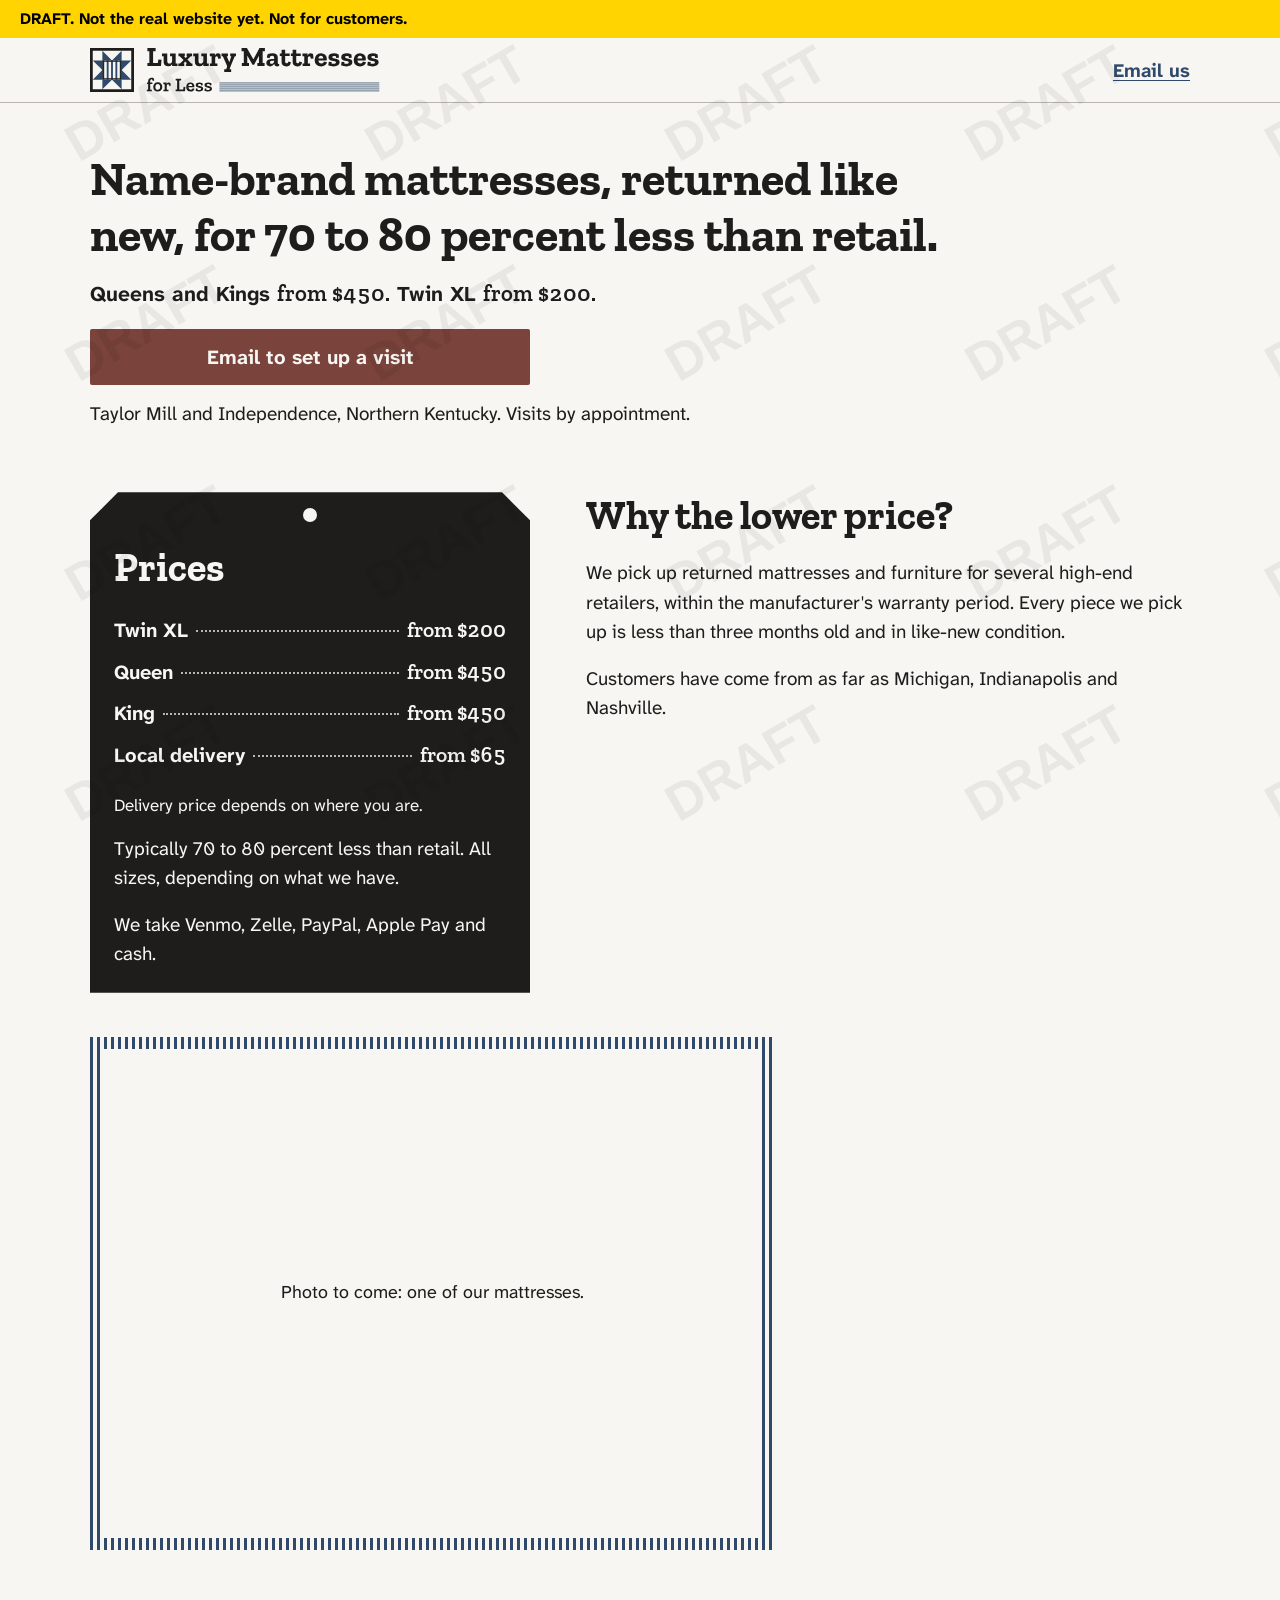
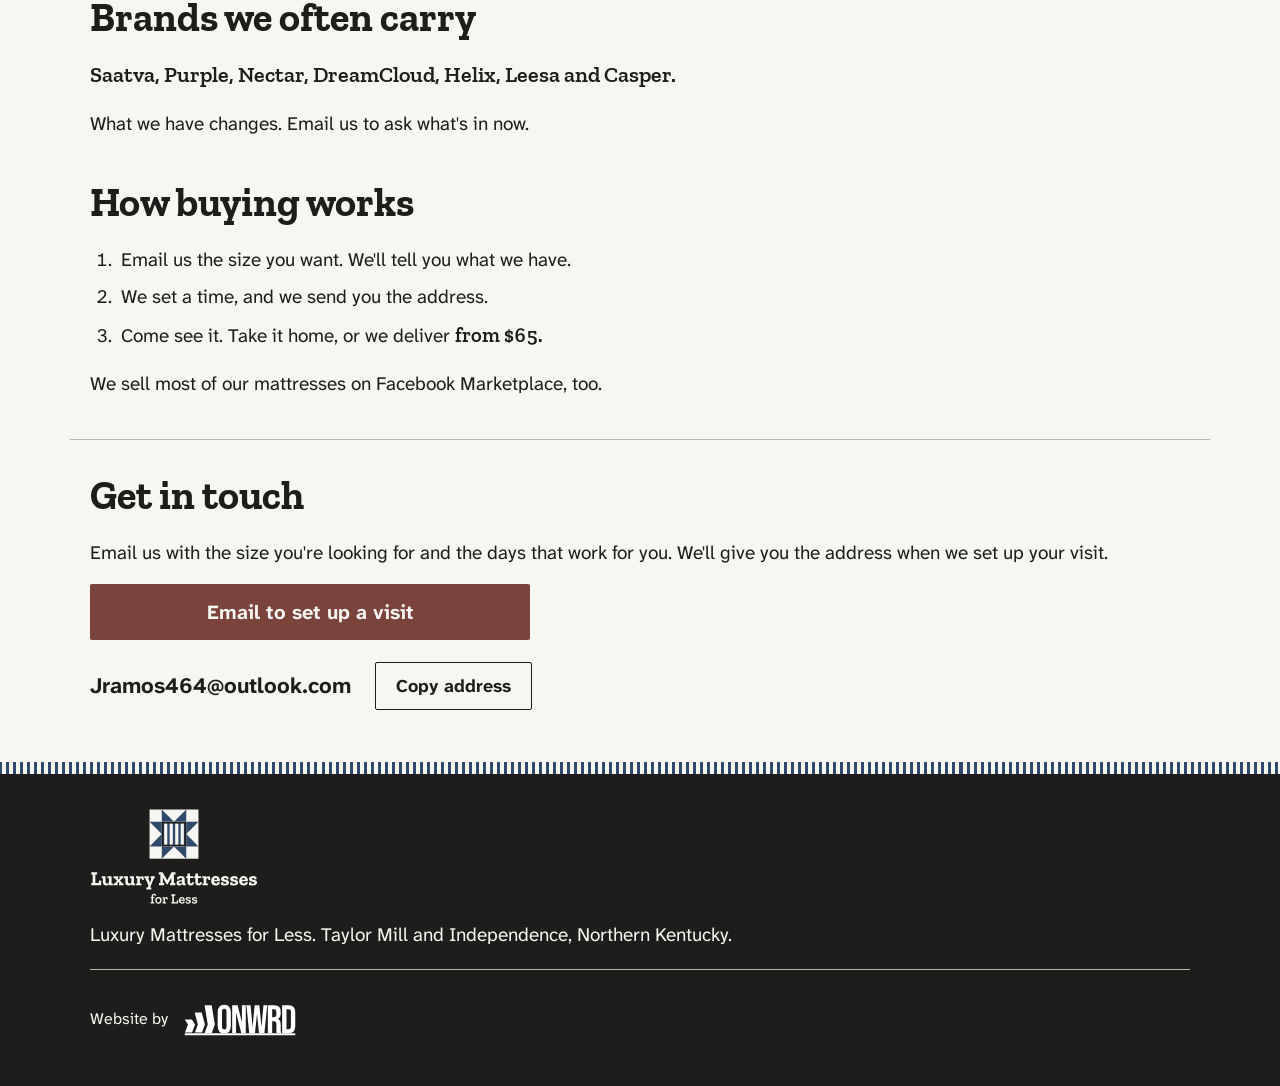
<file: index.html>
<!doctype html>
<html lang="en">
<head>
<meta charset="utf-8">
<meta name="viewport" content="width=device-width, initial-scale=1">
<!-- DRAFT: remove the robots meta when Hunter approves (see README) -->
<meta name="robots" content="noindex, nofollow">
<title>Luxury Mattresses for Less | Taylor Mill, KY</title>
<meta name="description" content="Name-brand mattresses, returned like new, for 70 to 80 percent less than retail. Taylor Mill and Independence, Northern Kentucky.">
<meta property="og:title" content="Luxury Mattresses for Less">
<meta property="og:description" content="Name-brand mattresses, returned like new, for 70 to 80 percent less than retail. Taylor Mill and Independence, Northern Kentucky.">
<meta property="og:type" content="website">
<meta property="og:image" content="https://parents-mattress-draft.vercel.app/img/og.png">
<meta property="og:image:width" content="1200">
<meta property="og:image:height" content="630">
<meta name="theme-color" content="#F7F6F2">
<link rel="icon" href="img/favicon.svg" type="image/svg+xml">
<link rel="icon" href="img/favicon-32.png" sizes="32x32" type="image/png">
<link rel="apple-touch-icon" href="img/apple-touch-icon.png">
<link rel="preload" href="fonts/atkinson-next-latin.woff2" as="font" type="font/woff2" crossorigin>
<link rel="preload" href="fonts/zilla-slab-700-latin.woff2" as="font" type="font/woff2" crossorigin>
<link rel="stylesheet" href="styles.css">
<script src="copy.js" defer></script>
</head>
<body>

<!-- DRAFT: remove this bar and the watermark when Hunter approves (see README) -->
<div class="draft-bar">DRAFT. Not the real website yet. Not for customers.</div>
<div class="draft-mark" aria-hidden="true"></div>

<header class="site-header">
  <div class="wrap header-row">
    <a class="header-logo" href="#top" aria-label="Luxury Mattresses for Less, top of page">
      <img src="img/logo-quilt-horizontal.svg" alt="Luxury Mattresses for Less" width="290" height="44">
    </a>
    <a class="header-email" href="#contact">Email us</a>
  </div>
</header>

<main id="top">

  <section class="opening wrap">
    <h1>Name-brand mattresses, returned like new, for 70 to 80 percent less than retail.</h1>
    <p class="price-line">Queens and Kings <span class="nb">from $450.</span> Twin XL <span class="nb">from $200.</span></p>
    <a class="btn-email" href="mailto:jramos464@outlook.com?subject=Mattress%20question%20from%20your%20website&amp;body=Hi%2C%0D%0ASize%20I%27m%20looking%20for%3A%0D%0ABrand%20(if%20you%20have%20one%20in%20mind)%3A%0D%0ADays%20and%20times%20that%20work%20for%20me%3A%0D%0A">Email to set up a visit</a>
    <p class="place">Taylor Mill and Independence, Northern Kentucky. Visits by appointment.</p>
  </section>

  <div class="wrap pair">
    <section class="price-tag" aria-labelledby="prices-h">
      <h2 id="prices-h">Prices</h2>
      <dl class="price-rows">
        <div class="row"><dt>Twin XL</dt><dd><span class="nb">from $200</span></dd></div>
        <div class="row"><dt>Queen</dt><dd><span class="nb">from $450</span></dd></div>
        <div class="row"><dt>King</dt><dd><span class="nb">from $450</span></dd></div>
        <div class="row"><dt>Local delivery</dt><dd><span class="nb">from $65</span></dd></div>
      </dl>
      <p class="small">Delivery price depends on where you are.</p>
      <p>Typically 70 to 80 percent less than retail. All sizes, depending on what we have.</p>
      <p class="pay">We take Venmo, Zelle, PayPal, Apple Pay and cash.</p>
    </section>

    <section class="why" aria-labelledby="why-h">
      <h2 id="why-h">Why the lower price?</h2>
      <p>We pick up returned mattresses and furniture for several high-end retailers, within the manufacturer's warranty period. Every piece we pick up is less than three months old and in like-new condition.</p>
      <p>Customers have come from as far as Michigan, Indianapolis and Nashville.</p>
    </section>
  </div>

  <figure class="photo wrap">
    <div class="photo-frame">
      <!-- PHOTO: replace the <p> below with this one line (real photo only; first check it does not show the house, the street or anything that gives away the address):
      <img src="img/mattress-1.jpg" alt="Describe the mattress in the photo" width="1200" height="900">
      -->
      <p class="photo-empty">Photo to come: one of our mattresses.</p>
    </div>
  </figure>

  <section class="brands wrap" aria-labelledby="brands-h">
    <h2 id="brands-h">Brands we often carry</h2>
    <p class="brand-list">Saatva, Purple, Nectar, DreamCloud, Helix, Leesa and Casper.</p>
    <p>What we have changes. Email us to ask what's in now.</p>
  </section>

  <!-- IN STOCK: to show what you have now, add rows to the list and delete the word "hidden" below (see README) -->
  <section id="in-stock" class="in-stock wrap" aria-labelledby="stock-h" hidden>
    <h2 id="stock-h">What we have now</h2>
    <ul class="stock-list">
      <!-- Example row, copy it for each mattress:
      <li><span class="stock-size">Queen</span> <span class="stock-brand">Brand name</span> <span class="nb">$000</span></li>
      -->
    </ul>
  </section>

  <section class="how wrap" aria-labelledby="how-h">
    <h2 id="how-h">How buying works</h2>
    <ol class="steps">
      <li>Email us the size you want. We'll tell you what we have.</li>
      <li>We set a time, and we send you the address.</li>
      <li>Come see it. Take it home, or we deliver <span class="nb">from $65.</span></li>
    </ol>
    <p>We sell most of our mattresses on Facebook Marketplace, too.</p>
    <!-- FACEBOOK: when Dad gives the Marketplace address, make the sentence above:
    <p>We sell most of our mattresses on <a href="PASTE-LINK-HERE">Facebook Marketplace</a>, too.</p>
    -->
  </section>

  <section id="contact" class="contact wrap" aria-labelledby="contact-h">
    <h2 id="contact-h">Get in touch</h2>
    <p>Email us with the size you're looking for and the days that work for you. We'll give you the address when we set up your visit.</p>
    <a class="btn-email" href="mailto:jramos464@outlook.com?subject=Mattress%20question%20from%20your%20website&amp;body=Hi%2C%0D%0ASize%20I%27m%20looking%20for%3A%0D%0ABrand%20(if%20you%20have%20one%20in%20mind)%3A%0D%0ADays%20and%20times%20that%20work%20for%20me%3A%0D%0A">Email to set up a visit</a>
    <div class="address-row" id="address-row">
      <p class="address" id="address">Jramos464@outlook.com</p>
    </div>
  </section>

</main>

<footer class="site-footer">
  <div class="wrap">
    <img class="footer-logo" src="img/logo-quilt-stacked-dark.svg" alt="Luxury Mattresses for Less" width="168" height="97">
    <p>Luxury Mattresses for Less. Taylor Mill and Independence, Northern Kentucky.</p>
    <div class="credit">
      <span>Website by</span>
      <img src="img/onwrd-one-color-white.svg" alt="ONWRD" width="120" height="39">
    </div>
  </div>
</footer>

</body>
</html>
</file>
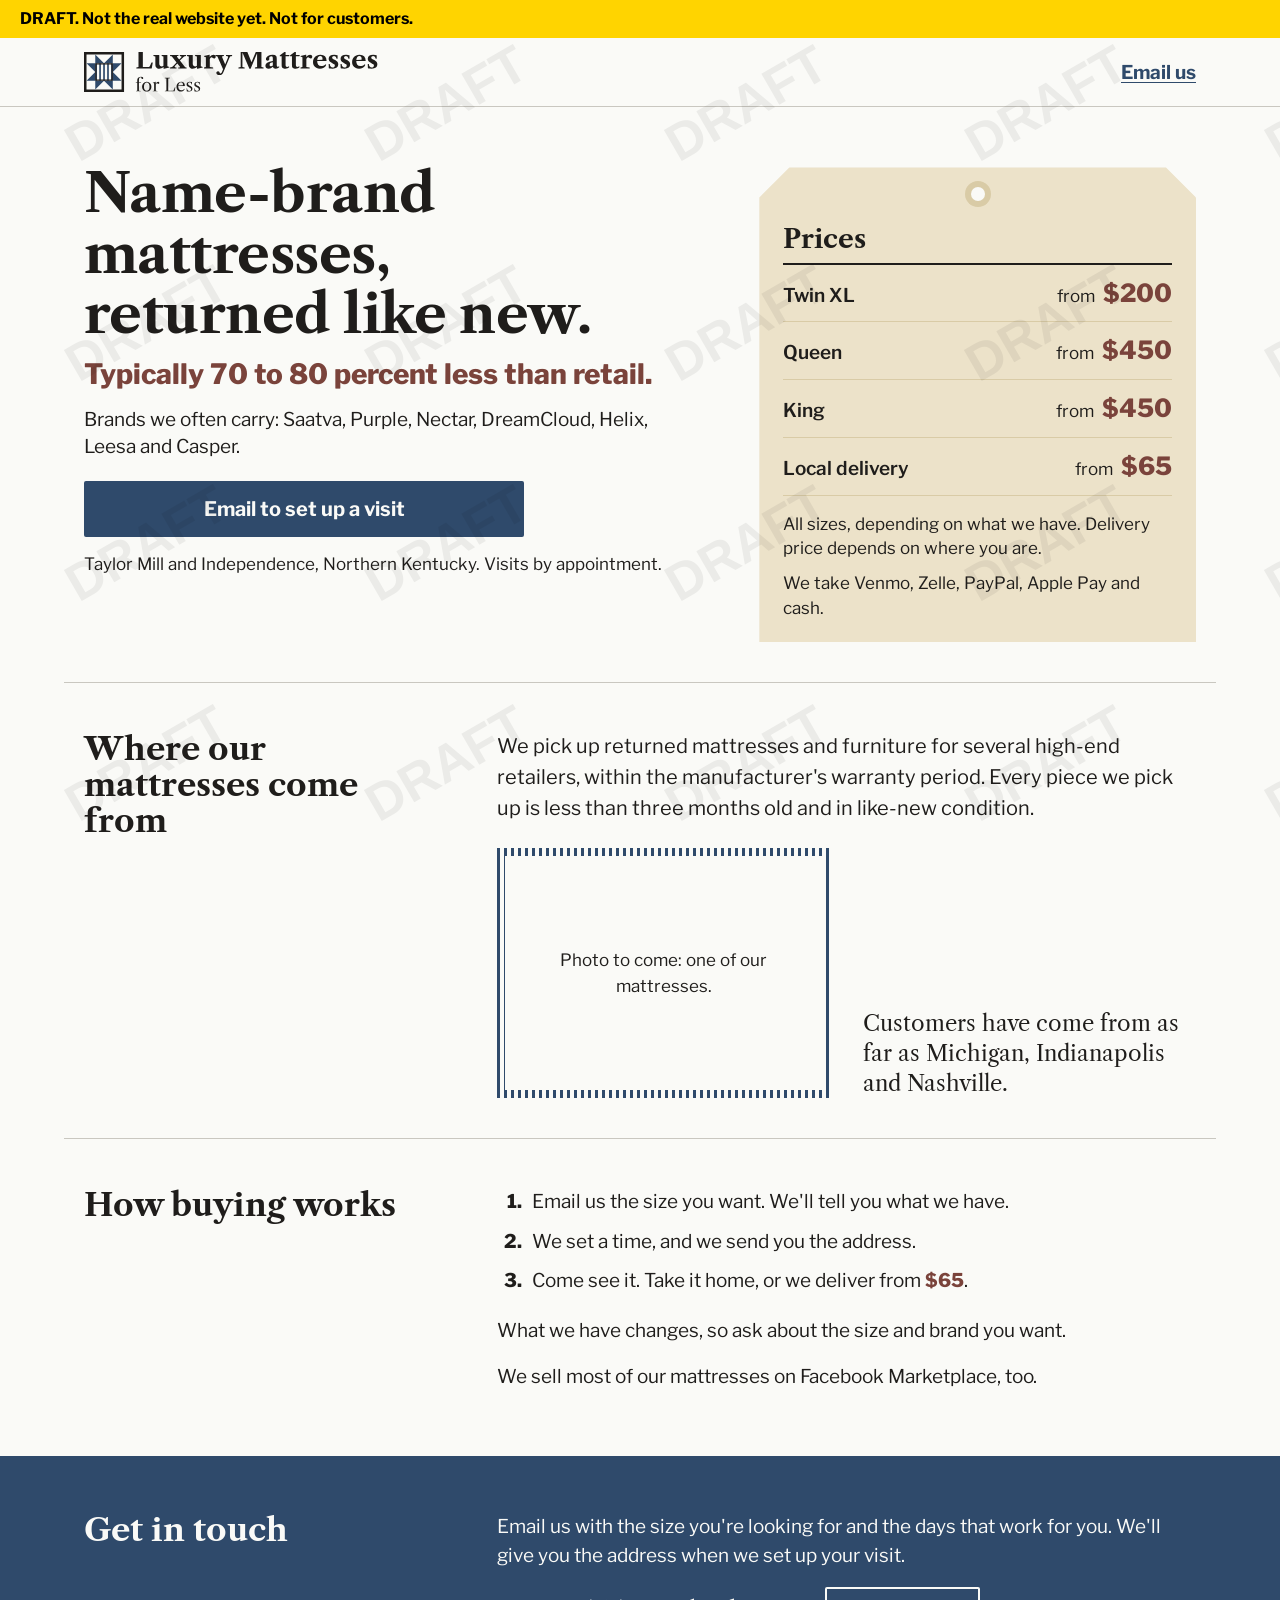
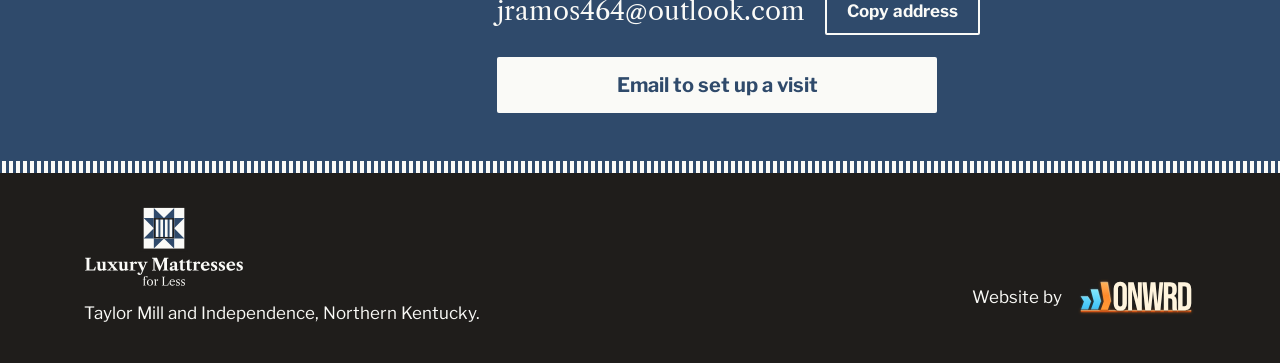
<file: after/index.html>
<!doctype html>
<html lang="en">
<head>
<meta charset="utf-8">
<meta name="viewport" content="width=device-width, initial-scale=1">
<!-- DRAFT: remove the robots meta when Hunter approves (see README) -->
<meta name="robots" content="noindex, nofollow">
<title>Luxury Mattresses for Less | Taylor Mill, KY</title>
<meta name="description" content="Name-brand mattresses, returned like new, typically 70 to 80 percent less than retail. Taylor Mill and Independence, Northern Kentucky.">
<meta property="og:title" content="Luxury Mattresses for Less">
<meta property="og:description" content="Name-brand mattresses, returned like new, typically 70 to 80 percent less than retail. Taylor Mill and Independence, Northern Kentucky.">
<meta property="og:type" content="website">
<meta property="og:image" content="https://parents-mattress-draft.vercel.app/img/og.png">
<meta property="og:image:width" content="1200">
<meta property="og:image:height" content="630">
<meta name="theme-color" content="#FAFAF7">
<link rel="icon" href="img/favicon.svg" type="image/svg+xml">
<link rel="icon" href="img/favicon-32.png" sizes="32x32" type="image/png">
<link rel="apple-touch-icon" href="img/apple-touch-icon.png">
<link rel="preload" href="fonts/libre-franklin-latin.woff2" as="font" type="font/woff2" crossorigin>
<link rel="preload" href="fonts/libre-caslon-700-latin.woff2" as="font" type="font/woff2" crossorigin>
<link rel="stylesheet" href="styles.css">
<script src="copy.js" defer></script>
</head>
<body>

<!-- DRAFT: remove this bar and the watermark when Hunter approves (see README) -->
<div class="draft-bar">DRAFT. Not the real website yet. Not for customers.</div>
<div class="draft-mark" aria-hidden="true"></div>

<header class="site-header">
  <div class="wrap header-row">
    <a class="header-logo" href="#top" aria-label="Luxury Mattresses for Less, top of page">
      <img src="img/logo-quilt-horizontal.svg" alt="Luxury Mattresses for Less" width="295" height="40">
    </a>
    <a class="header-email" href="#contact">Email us</a>
  </div>
</header>

<main id="top">

  <div class="wrap opening">
    <section class="opening-text" aria-labelledby="top-h">
      <h1 id="top-h">Name-brand mattresses, returned like new.</h1>
      <p class="claim">Typically 70 to 80 percent less than retail.</p>
      <p class="brands-line">Brands we often carry: Saatva, Purple, Nectar, DreamCloud, Helix, Leesa and Casper.</p>
      <a class="btn-email" href="mailto:jramos464@outlook.com?subject=Mattress%20question%20from%20your%20website&amp;body=Hi%2C%0D%0ASize%20I%27m%20looking%20for%3A%0D%0ABrand%20(if%20you%20have%20one%20in%20mind)%3A%0D%0ADays%20and%20times%20that%20work%20for%20me%3A%0D%0A">Email to set up a visit</a>
      <p class="place">Taylor Mill and Independence, Northern Kentucky. Visits by appointment.</p>
    </section>

    <section class="price-tag" aria-labelledby="prices-h">
      <h2 id="prices-h">Prices</h2>
      <dl class="price-rows">
        <div class="row"><dt>Twin XL</dt><dd>from <b>$200</b></dd></div>
        <div class="row"><dt>Queen</dt><dd>from <b>$450</b></dd></div>
        <div class="row"><dt>King</dt><dd>from <b>$450</b></dd></div>
        <div class="row"><dt>Local delivery</dt><dd>from <b>$65</b></dd></div>
      </dl>
      <p>All sizes, depending on what we have. Delivery price depends on where you are.</p>
      <p>We take Venmo, Zelle, PayPal, Apple Pay and cash.</p>
    </section>
  </div>

  <section class="band wrap" aria-labelledby="source-h">
    <h2 id="source-h">Where our mattresses come from</h2>
    <div class="band-body source-body">
      <p class="lead">We pick up returned mattresses and furniture for several high-end retailers, within the manufacturer's warranty period. Every piece we pick up is less than three months old and in like-new condition.</p>
      <figure class="photo">
        <div class="photo-frame">
          <!-- PHOTO: replace the <p> below with this one line (real photo only; first check it does not show the house, the street or anything that gives away the address):
          <img src="img/mattress-1.jpg" alt="Describe the mattress in the photo" width="1200" height="900">
          -->
          <p class="photo-empty">Photo to come: one of our mattresses.</p>
        </div>
      </figure>
      <p class="far">Customers have come from as far as Michigan, Indianapolis and Nashville.</p>
    </div>
  </section>

  <!-- IN STOCK: to show what you have now, add rows to the list and delete the word "hidden" below (see README) -->
  <section id="in-stock" class="band wrap" aria-labelledby="stock-h" hidden>
    <h2 id="stock-h">What we have now</h2>
    <div class="band-body">
      <ul class="stock-list">
        <!-- Example row, copy it for each mattress:
        <li><span class="stock-size">Queen</span> <span class="stock-brand">Brand name</span> <b class="nb">$000</b></li>
        -->
      </ul>
    </div>
  </section>

  <section class="band wrap" aria-labelledby="how-h">
    <h2 id="how-h">How buying works</h2>
    <div class="band-body">
      <ol class="steps">
        <li>Email us the size you want. We'll tell you what we have.</li>
        <li>We set a time, and we send you the address.</li>
        <li>Come see it. Take it home, or we deliver from <b class="nb">$65</b>.</li>
      </ol>
      <p>What we have changes, so ask about the size and brand you want.</p>
      <p>We sell most of our mattresses on Facebook Marketplace, too.</p>
      <!-- FACEBOOK: when Dad gives the Marketplace address, make the sentence above:
      <p>We sell most of our mattresses on <a href="PASTE-LINK-HERE">Facebook Marketplace</a>, too.</p>
      -->
    </div>
  </section>

  <section id="contact" class="contact" aria-labelledby="contact-h">
    <div class="wrap band-grid">
      <h2 id="contact-h">Get in touch</h2>
      <div class="band-body">
        <p>Email us with the size you're looking for and the days that work for you. We'll give you the address when we set up your visit.</p>
        <div class="address-row" id="address-row">
          <p class="address" id="address">jramos464@outlook.com</p>
        </div>
        <a class="btn-email" href="mailto:jramos464@outlook.com?subject=Mattress%20question%20from%20your%20website&amp;body=Hi%2C%0D%0ASize%20I%27m%20looking%20for%3A%0D%0ABrand%20(if%20you%20have%20one%20in%20mind)%3A%0D%0ADays%20and%20times%20that%20work%20for%20me%3A%0D%0A">Email to set up a visit</a>
      </div>
    </div>
  </section>

</main>

<footer class="site-footer">
  <div class="wrap footer-row">
    <div>
      <img class="footer-logo" src="img/logo-quilt-stacked-dark.svg" alt="Luxury Mattresses for Less" width="160" height="81">
      <p>Taylor Mill and Independence, Northern Kentucky.</p>
    </div>
    <div class="credit">
      <span>Website by</span>
      <img src="img/onwrd-primary-for-dark.svg" alt="ONWRD" width="120" height="39">
    </div>
  </div>
</footer>

</body>
</html>
</file>
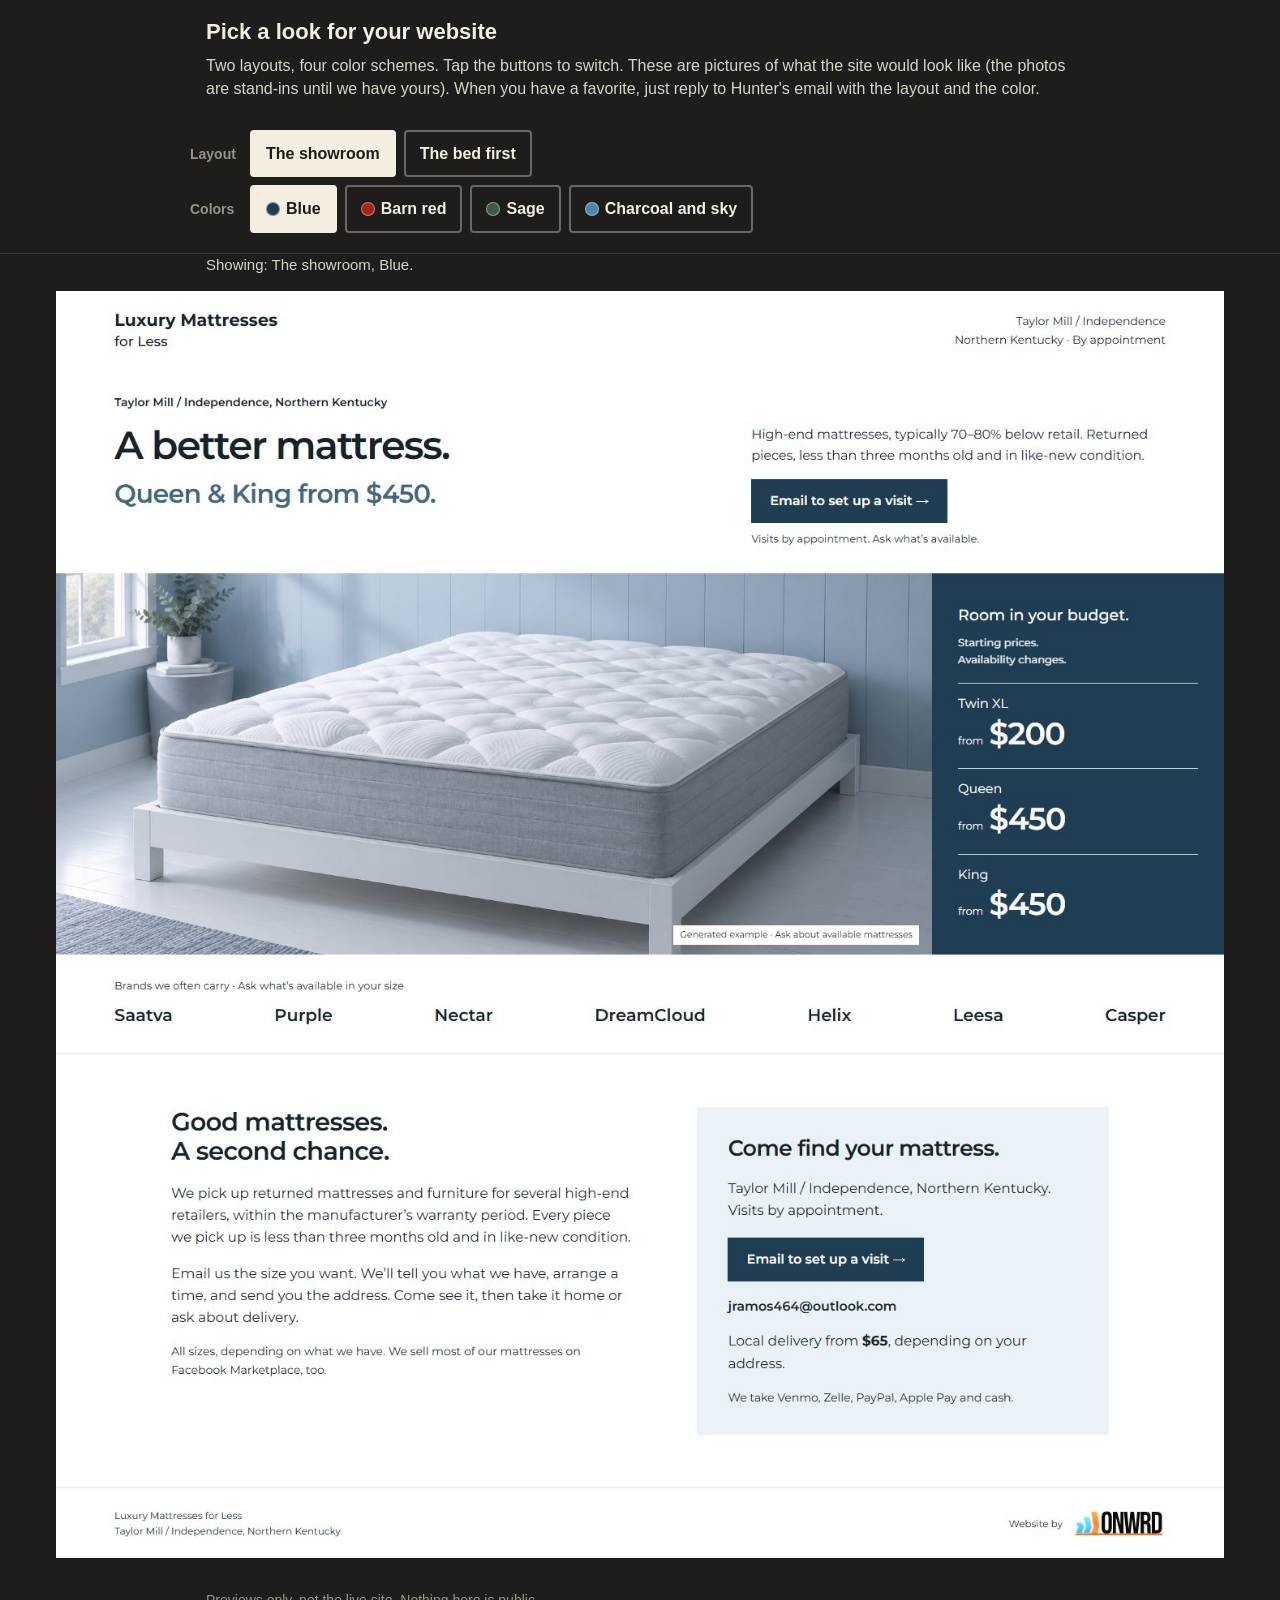
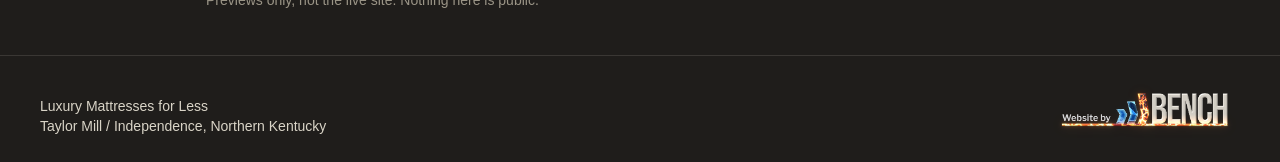
<file: pick/index.html>
<!doctype html>
<html lang="en">
<head>
<meta charset="utf-8">
<meta name="viewport" content="width=device-width, initial-scale=1">
<meta name="robots" content="noindex, nofollow">
<title>Pick a look for the website</title>
<style>
*{box-sizing:border-box}
body{margin:0;background:#1F1D1B;color:#F3EEE0;font-family:-apple-system,"Segoe UI",Helvetica,Arial,sans-serif;font-size:18px;line-height:1.45}
.top{padding:16px 16px 10px;max-width:900px;margin:0 auto}
h1{font-size:22px;margin:0 0 6px}
.top p{margin:0 0 12px;color:#D9D4C7;font-size:16px}
.bar{position:sticky;top:0;background:#1F1D1B;padding:8px 16px 12px;border-bottom:1px solid #3a3734;z-index:2}
.group{max-width:900px;margin:0 auto 8px;display:flex;align-items:center;gap:8px;flex-wrap:wrap}
.group b{font-size:14px;color:#9A9486;min-width:52px}
button{font:inherit;font-size:16px;font-weight:600;padding:10px 14px;border:2px solid #6b665f;background:transparent;color:#F3EEE0;border-radius:4px;cursor:pointer;min-height:44px}
button[aria-pressed="true"]{background:#F3EEE0;color:#1F1D1B;border-color:#F3EEE0}
.sw{display:inline-block;width:14px;height:14px;border-radius:50%;vertical-align:-2px;margin-right:6px;border:1px solid rgba(255,255,255,.4)}
.frame{max-width:1200px;margin:0 auto;padding:16px}
.frame img{display:block;width:100%;height:auto;background:#fff}
.now{max-width:900px;margin:0 auto;padding:0 16px;color:#D9D4C7;font-size:15px}
.foot{max-width:900px;margin:0 auto;padding:16px;color:#9A9486;font-size:14px}
</style>

<style id="sig-css">
.site-foot{margin-top:28px;border-top:1px solid #3a3734;padding:22px 16px 26px}
.site-foot .in{max-width:1200px;margin:0 auto;display:flex;align-items:flex-end;justify-content:space-between;gap:20px;flex-wrap:wrap}
.site-foot .who{color:#D9D4C7;font-size:14px;line-height:1.45;max-width:22em;margin:0}
.sig-img{display:block;width:202px;height:auto;margin:-10px -12px -8px 0}
@media (max-width:699px){.site-foot .in{flex-direction:column;align-items:flex-start}}
</style>
</head>
<body>
<div class="top">
  <h1>Pick a look for your website</h1>
  <p>Two layouts, four color schemes. Tap the buttons to switch. These are pictures of what the site would look like (the photos are stand-ins until we have yours). When you have a favorite, just reply to Hunter's email with the layout and the color.</p>
</div>
<div class="bar">
  <div class="group" id="styles"><b>Layout</b>
    <button data-style="showroom" aria-pressed="true">The showroom</button>
    <button data-style="bedfirst" aria-pressed="false">The bed first</button>
  </div>
  <div class="group" id="colors"><b>Colors</b>
    <button data-color="blue" aria-pressed="true"><span class="sw" style="background:#203e53"></span>Blue</button>
    <button data-color="red" aria-pressed="false"><span class="sw" style="background:#A3241C"></span>Barn red</button>
    <button data-color="sage" aria-pressed="false"><span class="sw" style="background:#3F5A47"></span>Sage</button>
    <button data-color="sky" aria-pressed="false"><span class="sw" style="background:#4F86A8"></span>Charcoal and sky</button>
  </div>
</div>
<p class="now" id="now"></p>
<div class="frame"><img id="pic" alt="Preview of the website"></div>
<p class="foot">Previews only, not the live site. Nothing here is public.</p>
<script>
(function(){
  var style='showroom', color='blue';
  var names={showroom:'The showroom',bedfirst:'The bed first',blue:'Blue',red:'Barn red',sage:'Sage',sky:'Charcoal and sky'};
  var pic=document.getElementById('pic'), now=document.getElementById('now');
  function size(){ return window.innerWidth<700?'phone':'desktop'; }
  function show(){
    pic.src='img/'+style+'-'+color+'-'+size()+'.jpg';
    now.textContent='Showing: '+names[style]+', '+names[color]+'.';
    document.querySelectorAll('[data-style]').forEach(function(b){b.setAttribute('aria-pressed', b.dataset.style===style);});
    document.querySelectorAll('[data-color]').forEach(function(b){b.setAttribute('aria-pressed', b.dataset.color===color);});
  }
  document.getElementById('styles').addEventListener('click',function(e){var b=e.target.closest('button'); if(!b) return; style=b.dataset.style; show(); window.scrollTo({top:0});});
  document.getElementById('colors').addEventListener('click',function(e){var b=e.target.closest('button'); if(!b) return; color=b.dataset.color; show();});
  var last=size(); window.addEventListener('resize',function(){ if(size()!==last){ last=size(); show(); } });
  // warm the cache so switching is instant
  ['showroom','bedfirst'].forEach(function(s){['blue','red','sage','sky'].forEach(function(c){ var i=new Image(); i.src='img/'+s+'-'+c+'-'+size()+'.jpg'; });});
  show();
})();
</script>
<!-- signature footer: start -->
<footer class="site-foot" id="sig-foot">
  <div class="in">
    <p class="who">Luxury Mattresses for Less<br>Taylor Mill / Independence, Northern Kentucky</p>
    <img class="sig-img" src="sig/lit-bench.png" alt="Website by BENCH" width="1410" height="534">
  </div>
</footer>
<!-- signature footer: end -->
</body>
</html>
</file>
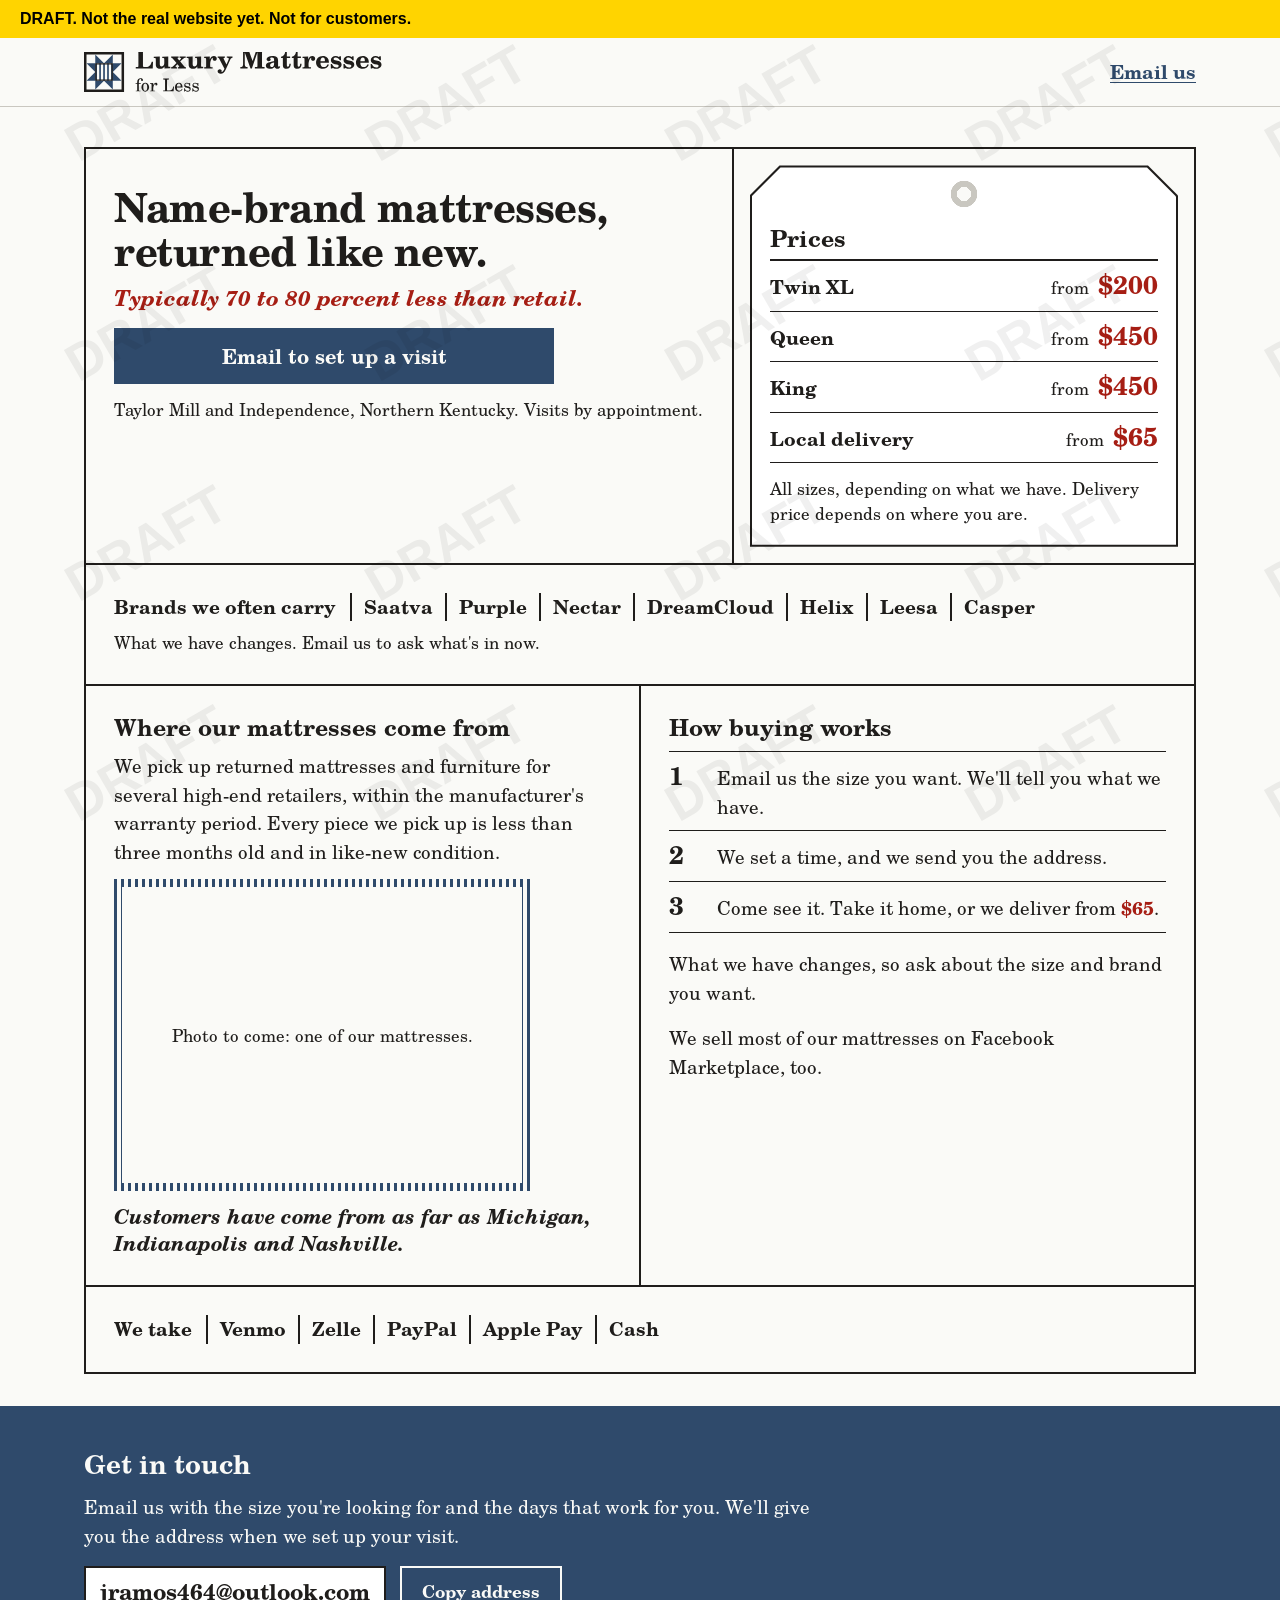
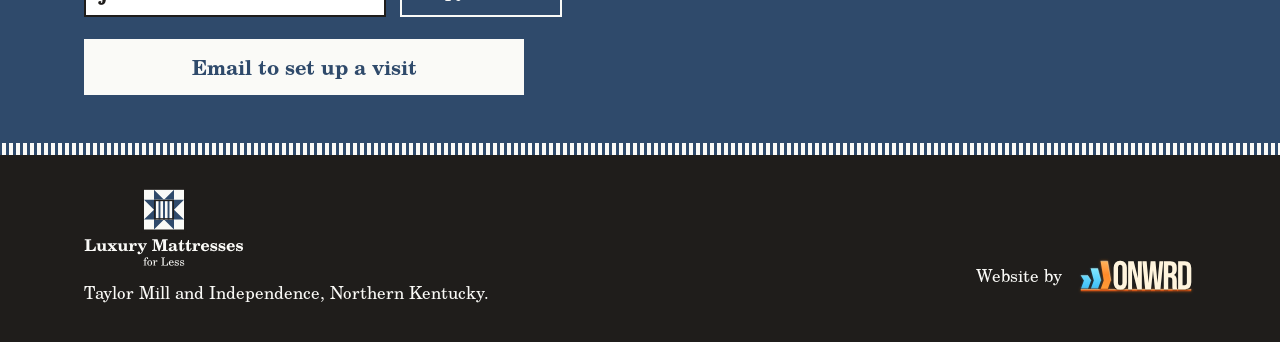
<file: research/index.html>
<!doctype html>
<html lang="en">
<head>
<meta charset="utf-8">
<meta name="viewport" content="width=device-width, initial-scale=1">
<!-- DRAFT: remove the robots meta when Hunter approves (see README) -->
<meta name="robots" content="noindex, nofollow">
<title>Luxury Mattresses for Less | Taylor Mill, KY</title>
<meta name="description" content="Name-brand mattresses, returned like new, typically 70 to 80 percent less than retail. Taylor Mill and Independence, Northern Kentucky.">
<meta property="og:title" content="Luxury Mattresses for Less">
<meta property="og:description" content="Name-brand mattresses, returned like new, typically 70 to 80 percent less than retail. Taylor Mill and Independence, Northern Kentucky.">
<meta property="og:type" content="website">
<meta property="og:image" content="https://parents-mattress-draft.vercel.app/research/img/og.png">
<meta property="og:image:width" content="1200">
<meta property="og:image:height" content="630">
<meta name="theme-color" content="#FAFAF7">
<link rel="icon" href="img/favicon.svg" type="image/svg+xml">
<link rel="icon" href="img/favicon-32.png" sizes="32x32" type="image/png">
<link rel="apple-touch-icon" href="img/apple-touch-icon.png">
<link rel="preload" href="fonts/schola-regular.woff2" as="font" type="font/woff2" crossorigin>
<link rel="preload" href="fonts/schola-bold.woff2" as="font" type="font/woff2" crossorigin>
<link rel="stylesheet" href="styles.css">
<script src="copy.js" defer></script>
</head>
<body>

<!-- DRAFT: remove this bar and the watermark when Hunter approves (see README) -->
<div class="draft-bar">DRAFT. Not the real website yet. Not for customers.</div>
<div class="draft-mark" aria-hidden="true"></div>

<header class="site-header">
  <div class="wrap header-row">
    <a class="header-logo" href="#top" aria-label="Luxury Mattresses for Less, top of page">
      <img src="img/logo-quilt-horizontal.svg" alt="Luxury Mattresses for Less" width="298" height="40">
    </a>
    <a class="header-email" href="#contact">Email us</a>
  </div>
</header>

<main id="top">

  <div class="wrap sheet-wrap">
  <div class="sheet">

    <section class="box opening-box" aria-labelledby="top-h">
      <h1 id="top-h">Name-brand mattresses, returned like new.</h1>
      <p class="claim">Typically 70 to 80 percent less than retail.</p>
      <a class="btn-email" href="mailto:jramos464@outlook.com?subject=Mattress%20question%20from%20your%20website&amp;body=Hi%2C%0D%0ASize%20I%27m%20looking%20for%3A%0D%0ABrand%20(if%20you%20have%20one%20in%20mind)%3A%0D%0ADays%20and%20times%20that%20work%20for%20me%3A%0D%0A">Email to set up a visit</a>
      <p class="place">Taylor Mill and Independence, Northern Kentucky. Visits by appointment.</p>
    </section>

    <section class="box price-box" aria-labelledby="prices-h">
      <div class="price-tag">
        <h2 id="prices-h">Prices</h2>
        <dl class="price-rows">
          <div class="row"><dt>Twin XL</dt><dd>from <b>$200</b></dd></div>
          <div class="row"><dt>Queen</dt><dd>from <b>$450</b></dd></div>
          <div class="row"><dt>King</dt><dd>from <b>$450</b></dd></div>
          <div class="row"><dt>Local delivery</dt><dd>from <b>$65</b></dd></div>
        </dl>
        <p>All sizes, depending on what we have. Delivery price depends on where you are.</p>
      </div>
    </section>

    <section class="box strip" aria-labelledby="brands-h">
      <div class="strip-row">
        <h2 id="brands-h">Brands we often carry</h2>
        <ul class="strip-list">
          <li>Saatva</li><li>Purple</li><li>Nectar</li><li>DreamCloud</li><li>Helix</li><li>Leesa</li><li>Casper</li>
        </ul>
      </div>
      <p class="strip-note">What we have changes. Email us to ask what's in now.</p>
    </section>

    <!-- IN STOCK: to show what you have now, add rows to the list and delete the word "hidden" below (see README) -->
    <section id="in-stock" class="box strip" aria-labelledby="stock-h" hidden>
      <h2 id="stock-h">What we have now</h2>
      <ul class="stock-list">
        <!-- Example row, copy it for each mattress:
        <li><span class="stock-size">Queen</span> <span class="stock-brand">Brand name</span> <b class="nb">$000</b></li>
        -->
      </ul>
    </section>

    <section class="box source-box" aria-labelledby="source-h">
      <h2 id="source-h">Where our mattresses come from</h2>
      <p class="lead">We pick up returned mattresses and furniture for several high-end retailers, within the manufacturer's warranty period. Every piece we pick up is less than three months old and in like-new condition.</p>
      <figure class="photo">
        <div class="photo-frame">
          <!-- PHOTO: replace the <p> below with this one line (real photo only; first check it does not show the house, the street or anything that gives away the address):
          <img src="img/mattress-1.jpg" alt="Describe the mattress in the photo" width="1200" height="900">
          -->
          <p class="photo-empty">Photo to come: one of our mattresses.</p>
        </div>
      </figure>
      <p class="far">Customers have come from as far as Michigan, Indianapolis and Nashville.</p>
    </section>

    <section class="box how-box" aria-labelledby="how-h">
      <h2 id="how-h">How buying works</h2>
      <ol class="steps">
        <li><span class="step-n" aria-hidden="true">1</span><span>Email us the size you want. We'll tell you what we have.</span></li>
        <li><span class="step-n" aria-hidden="true">2</span><span>We set a time, and we send you the address.</span></li>
        <li><span class="step-n" aria-hidden="true">3</span><span>Come see it. Take it home, or we deliver from <b class="nb">$65</b>.</span></li>
      </ol>
      <p>What we have changes, so ask about the size and brand you want.</p>
      <p>We sell most of our mattresses on Facebook Marketplace, too.</p>
      <!-- FACEBOOK: when Dad gives the Marketplace address, make the sentence above:
      <p>We sell most of our mattresses on <a href="PASTE-LINK-HERE">Facebook Marketplace</a>, too.</p>
      -->
    </section>

    <section class="box strip" aria-labelledby="pay-h">
      <div class="strip-row">
        <h2 id="pay-h">We take</h2>
        <ul class="strip-list">
          <li>Venmo</li><li>Zelle</li><li>PayPal</li><li>Apple Pay</li><li>Cash</li>
        </ul>
      </div>
    </section>

  </div>
  </div>

  <section id="contact" class="contact" aria-labelledby="contact-h">
    <div class="wrap contact-grid">
      <h2 id="contact-h">Get in touch</h2>
      <div class="contact-body">
        <p>Email us with the size you're looking for and the days that work for you. We'll give you the address when we set up your visit.</p>
        <div class="address-row" id="address-row">
          <p class="address" id="address">jramos464@outlook.com</p>
        </div>
        <a class="btn-email" href="mailto:jramos464@outlook.com?subject=Mattress%20question%20from%20your%20website&amp;body=Hi%2C%0D%0ASize%20I%27m%20looking%20for%3A%0D%0ABrand%20(if%20you%20have%20one%20in%20mind)%3A%0D%0ADays%20and%20times%20that%20work%20for%20me%3A%0D%0A">Email to set up a visit</a>
      </div>
    </div>
  </section>

</main>

<footer class="site-footer">
  <div class="wrap footer-row">
    <div>
      <img class="footer-logo" src="img/logo-quilt-stacked-dark.svg" alt="Luxury Mattresses for Less" width="160" height="80">
      <p>Taylor Mill and Independence, Northern Kentucky.</p>
    </div>
    <div class="credit">
      <span>Website by</span>
      <img src="img/onwrd-primary-for-dark.svg" alt="ONWRD" width="120" height="39">
    </div>
  </div>
</footer>

</body>
</html>
</file>
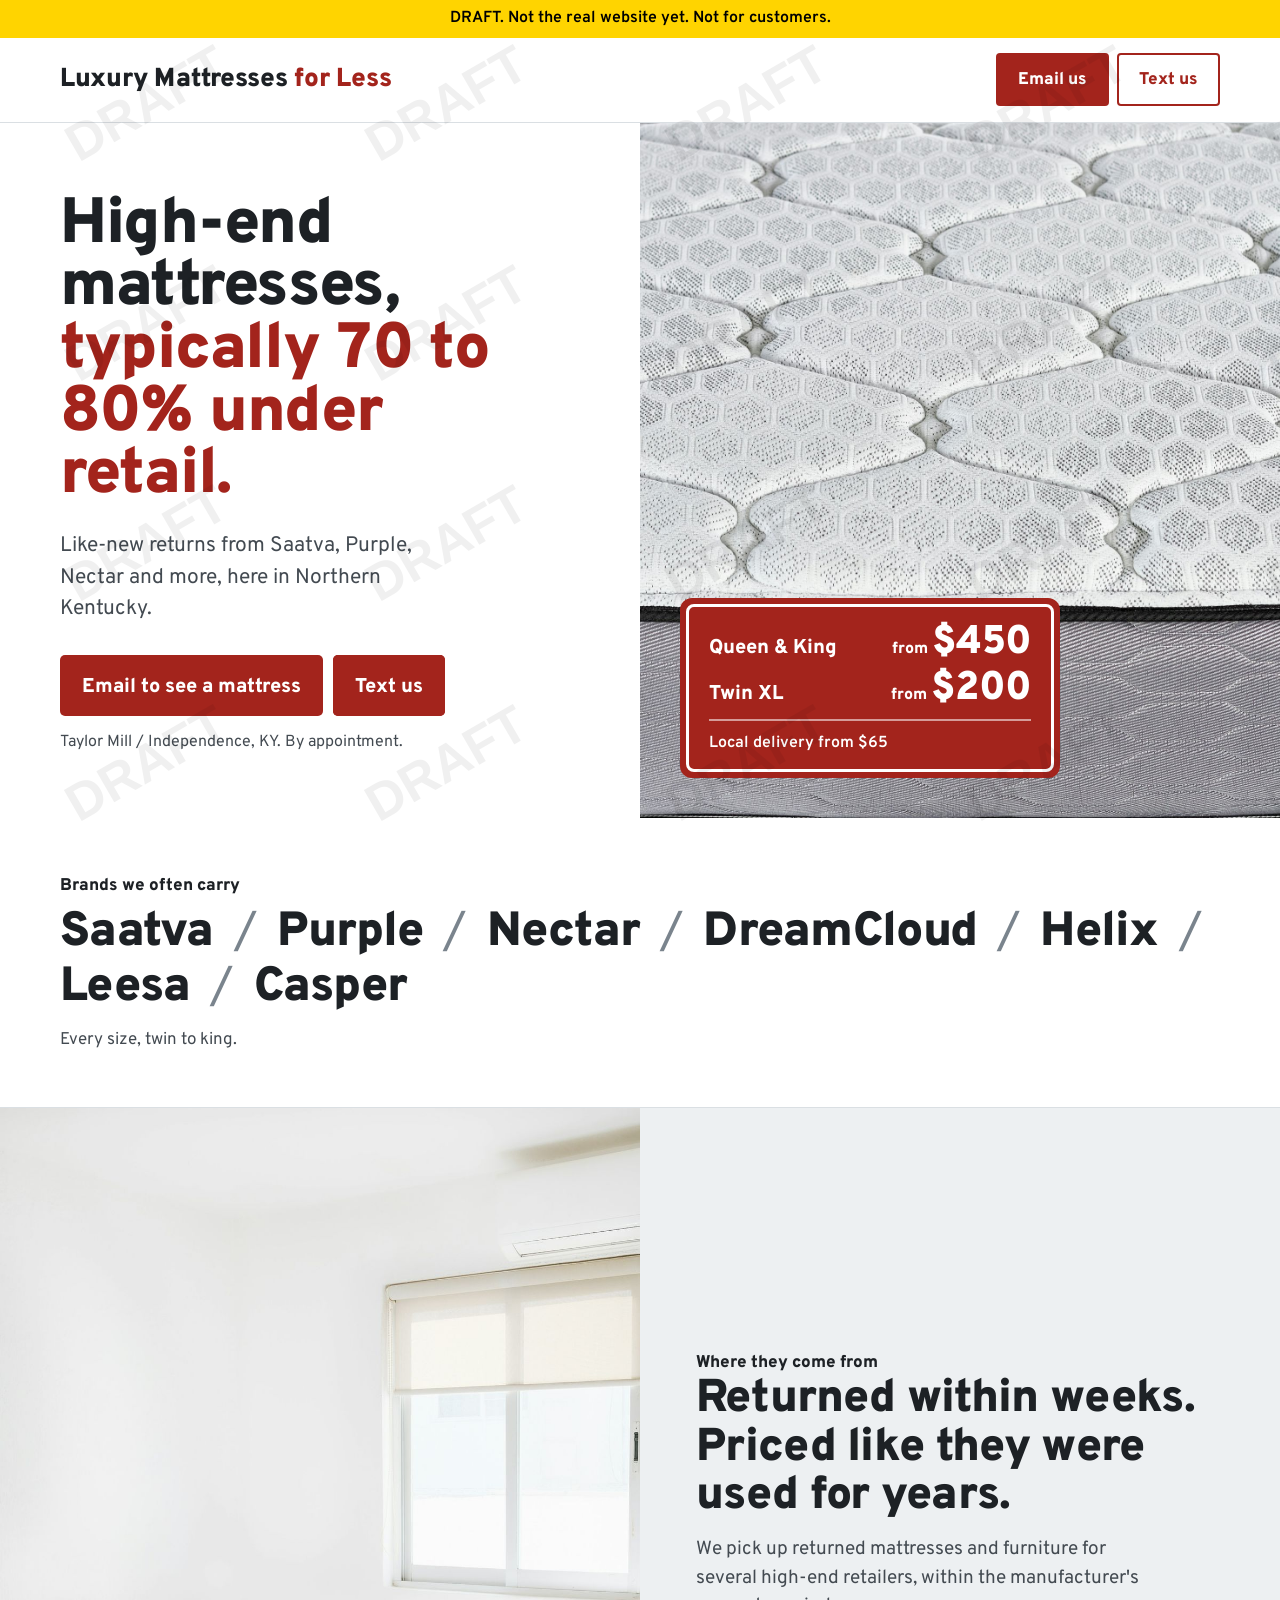
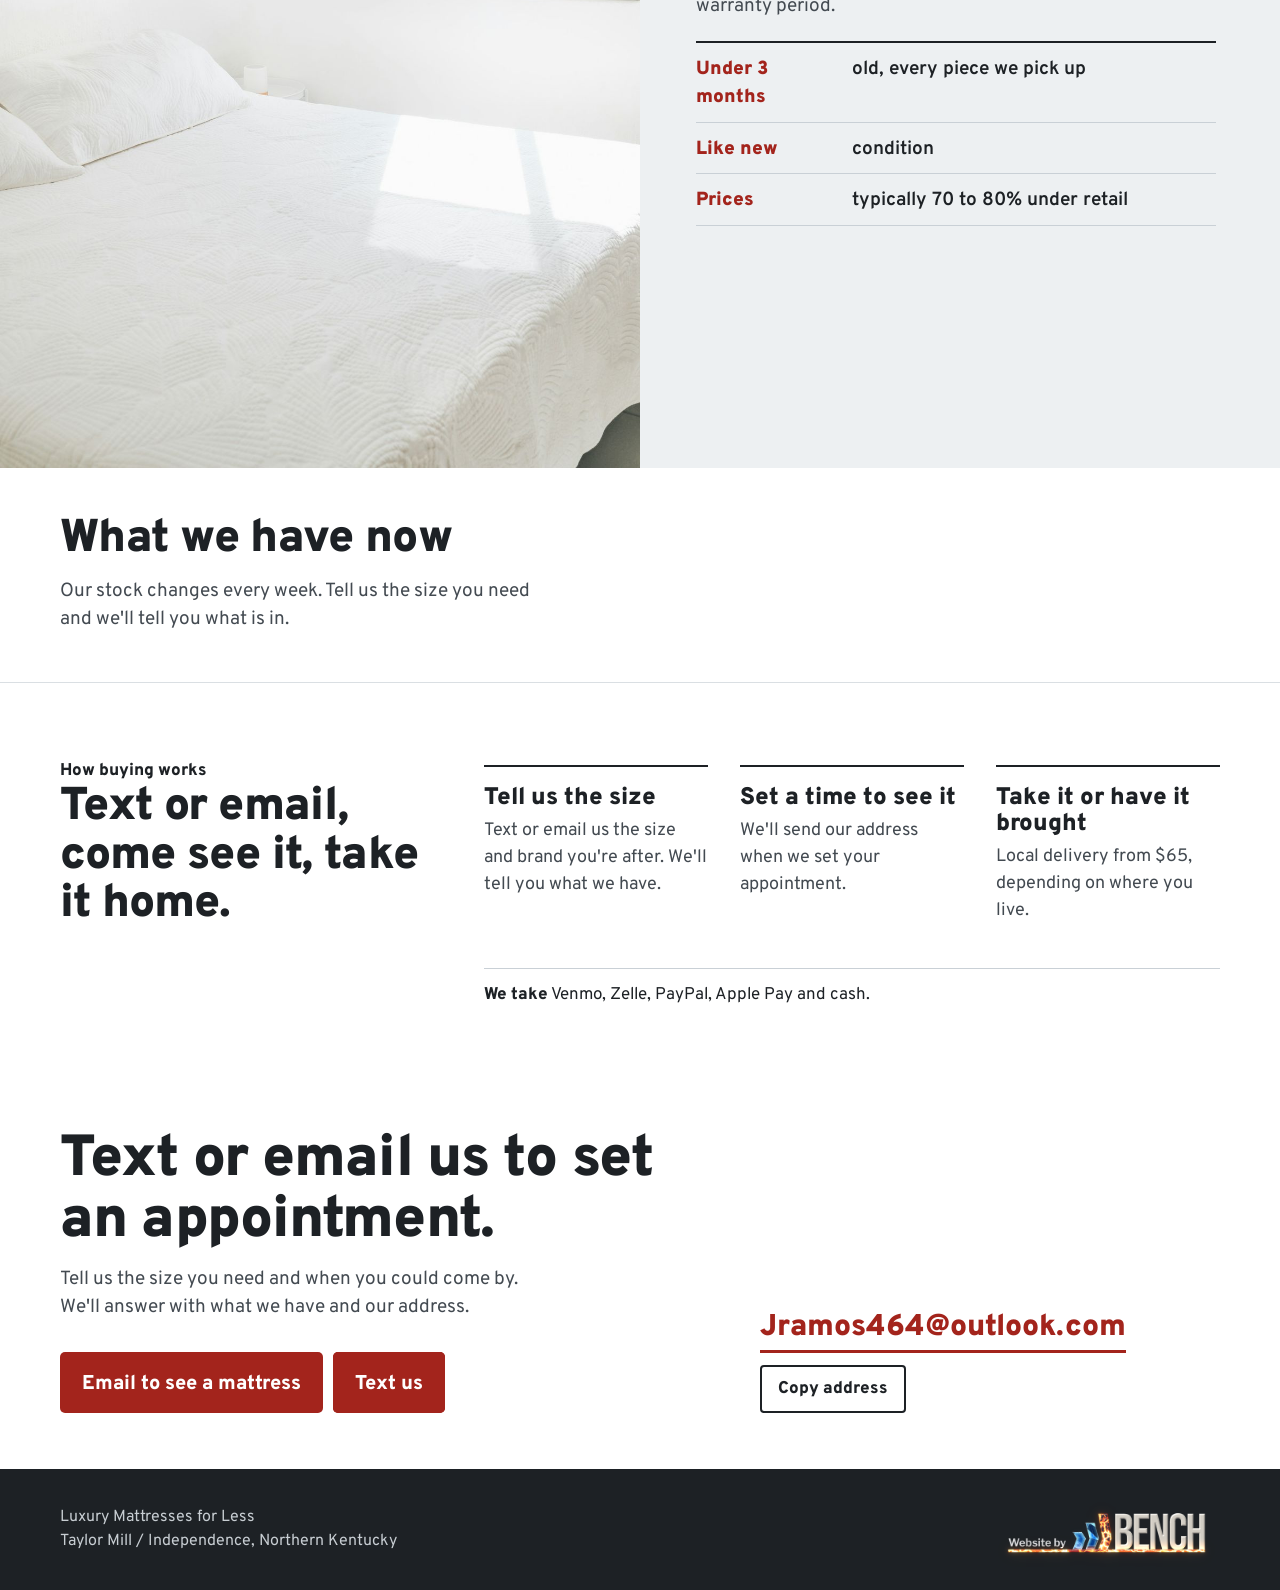
<file: v2/index.html>
<!doctype html>
<html lang="en">
<head>
<meta charset="utf-8">
<meta name="viewport" content="width=device-width, initial-scale=1">
<!-- DRAFT: remove the robots meta when Hunter approves (see README) -->
<meta name="robots" content="noindex, nofollow">
<title>Luxury Mattresses for Less | Northern Kentucky</title>
<meta name="description" content="High-end mattresses, typically 70 to 80% under retail. Taylor Mill / Independence, Northern Kentucky. By appointment.">
<link rel="icon" href="img/favicon.svg" type="image/svg+xml">
<link rel="preload" href="fonts/overpass-900.woff2" as="font" type="font/woff2" crossorigin>
<link rel="stylesheet" href="styles.css">
</head>
<body>

<!-- DRAFT: remove this bar and the watermark when Hunter approves (see README) -->
<div class="draft-bar">DRAFT. Not the real website yet. Not for customers.</div>
<div class="draft-mark" aria-hidden="true"></div>

<header class="top"><div class="wrap">
  <a class="name" href="#">Luxury Mattresses <span>for Less</span></a>
  <span class="top-btns"><a class="btn-s" href="mailto:jramos464@outlook.com?subject=Mattress%20question%20from%20your%20website&amp;body=Hi%2C%0D%0ASize%20I%27m%20looking%20for%3A%0D%0ABrand%20(if%20you%20have%20one%20in%20mind)%3A%0D%0ADays%20and%20times%20that%20work%20for%20me%3A%0D%0A">Email us</a><a class="btn-s btn-text" data-sms hidden>Text us</a></span>
</div></header>

<main>
<section class="hero">
  <div class="hero-copy">
    <h1>High-end mattresses, <em>typically 70 to 80% under retail.</em></h1>
    <p class="lede">Like-new returns from Saatva, Purple, Nectar and more, here in Northern Kentucky.</p>
    <a class="cta" href="mailto:jramos464@outlook.com?subject=Mattress%20question%20from%20your%20website&amp;body=Hi%2C%0D%0ASize%20I%27m%20looking%20for%3A%0D%0ABrand%20(if%20you%20have%20one%20in%20mind)%3A%0D%0ADays%20and%20times%20that%20work%20for%20me%3A%0D%0A">Email to see a mattress</a> <a class="cta cta-text" data-sms hidden>Text us</a>
    <p class="where">Taylor Mill / Independence, KY. By appointment.</p>
  </div>
  <div class="hero-photo"><img src="img/hero.jpg" width="1600" height="1600" alt="The quilted white top and gray side of a mattress, close up"></div>
  <div class="sign" role="group" aria-label="Prices"><div class="sign-in">
    <div class="row"><span class="what">Queen &amp; King</span><span class="price"><small>from</small>$450</span></div>
    <div class="row"><span class="what">Twin XL</span><span class="price"><small>from</small>$200</span></div>
    <div class="foot">Local delivery from $65</div>
  </div></div>
</section>

<section class="brands"><div class="wrap">
  <h2 class="label">Brands we often carry</h2>
  <div class="brand-list"><span>Saatva</span> <i>/</i> <span>Purple</span> <i>/</i> <span>Nectar</span> <i>/</i> <span>DreamCloud</span> <i>/</i> <span>Helix</span> <i>/</i> <span>Leesa</span> <i>/</i> <span>Casper</span></div>
  <p>Every size, twin to king.</p>
</div></section>

<section class="source">
  <img src="img/bedroom.jpg" width="1200" height="1800" alt="A made bed with white bedding in a bright white room">
  <div class="txt">
    <div class="label">Where they come from</div>
    <h2>Returned within weeks. Priced like they were used for years.</h2>
    <p>We pick up returned mattresses and furniture for several high-end retailers, within the manufacturer's warranty period.</p>
    <ul class="facts">
      <li><b>Under 3 months</b> old, every piece we pick up</li>
      <li><b>Like new</b> condition</li>
      <li><b>Prices</b> typically 70 to 80% under retail</li>
    </ul>
  </div>
</section>

<section class="stock" id="in-stock"><div class="wrap">
  <h2>What we have now</h2>
  <p>Our stock changes every week. Tell us the size you need and we'll tell you what is in.</p>
</div></section>

<section class="how"><div class="wrap how-grid">
  <div>
    <div class="label">How buying works</div>
    <h2>Text or email, come see it, take it home.</h2>
  </div>
  <div>
    <div class="steps">
      <div class="step"><h3>Tell us the size</h3><p>Text or email us the size and brand you're after. We'll tell you what we have.</p></div>
      <div class="step"><h3>Set a time to see it</h3><p>We'll send our address when we set your appointment.</p></div>
      <div class="step"><h3>Take it or have it brought</h3><p>Local delivery from $65, depending on where you live.</p></div>
    </div>
    <p class="pay"><b>We take</b> Venmo, Zelle, PayPal, Apple Pay and cash.</p>
  </div>
</div></section>


<section class="contact" id="contact"><div class="wrap">
  <div>
    <h2>Text or email us to set an appointment.</h2>
    <p>Tell us the size you need and when you could come by. We'll answer with what we have and our address.</p>
    <a class="cta" href="mailto:jramos464@outlook.com?subject=Mattress%20question%20from%20your%20website&amp;body=Hi%2C%0D%0ASize%20I%27m%20looking%20for%3A%0D%0ABrand%20(if%20you%20have%20one%20in%20mind)%3A%0D%0ADays%20and%20times%20that%20work%20for%20me%3A%0D%0A">Email to see a mattress</a> <a class="cta cta-text" data-sms hidden>Text us</a>
  </div>
  <div>
    <div id="address-row"><a class="mail" id="address" href="mailto:jramos464@outlook.com?subject=Mattress%20question%20from%20your%20website&amp;body=Hi%2C%0D%0ASize%20I%27m%20looking%20for%3A%0D%0ABrand%20(if%20you%20have%20one%20in%20mind)%3A%0D%0ADays%20and%20times%20that%20work%20for%20me%3A%0D%0A">Jramos464@outlook.com</a></div>
  </div>
</div></section>
</main>

<footer><div class="wrap">
  <span>Luxury Mattresses for Less<br>Taylor Mill / Independence, Northern Kentucky</span>
  <img class="sig" src="img/website-by-bench.png" width="606" height="230" alt="Website by BENCH">
</div></footer>

<script src="config.js"></script>
<script src="copy.js"></script>
</body>
</html>
</file>
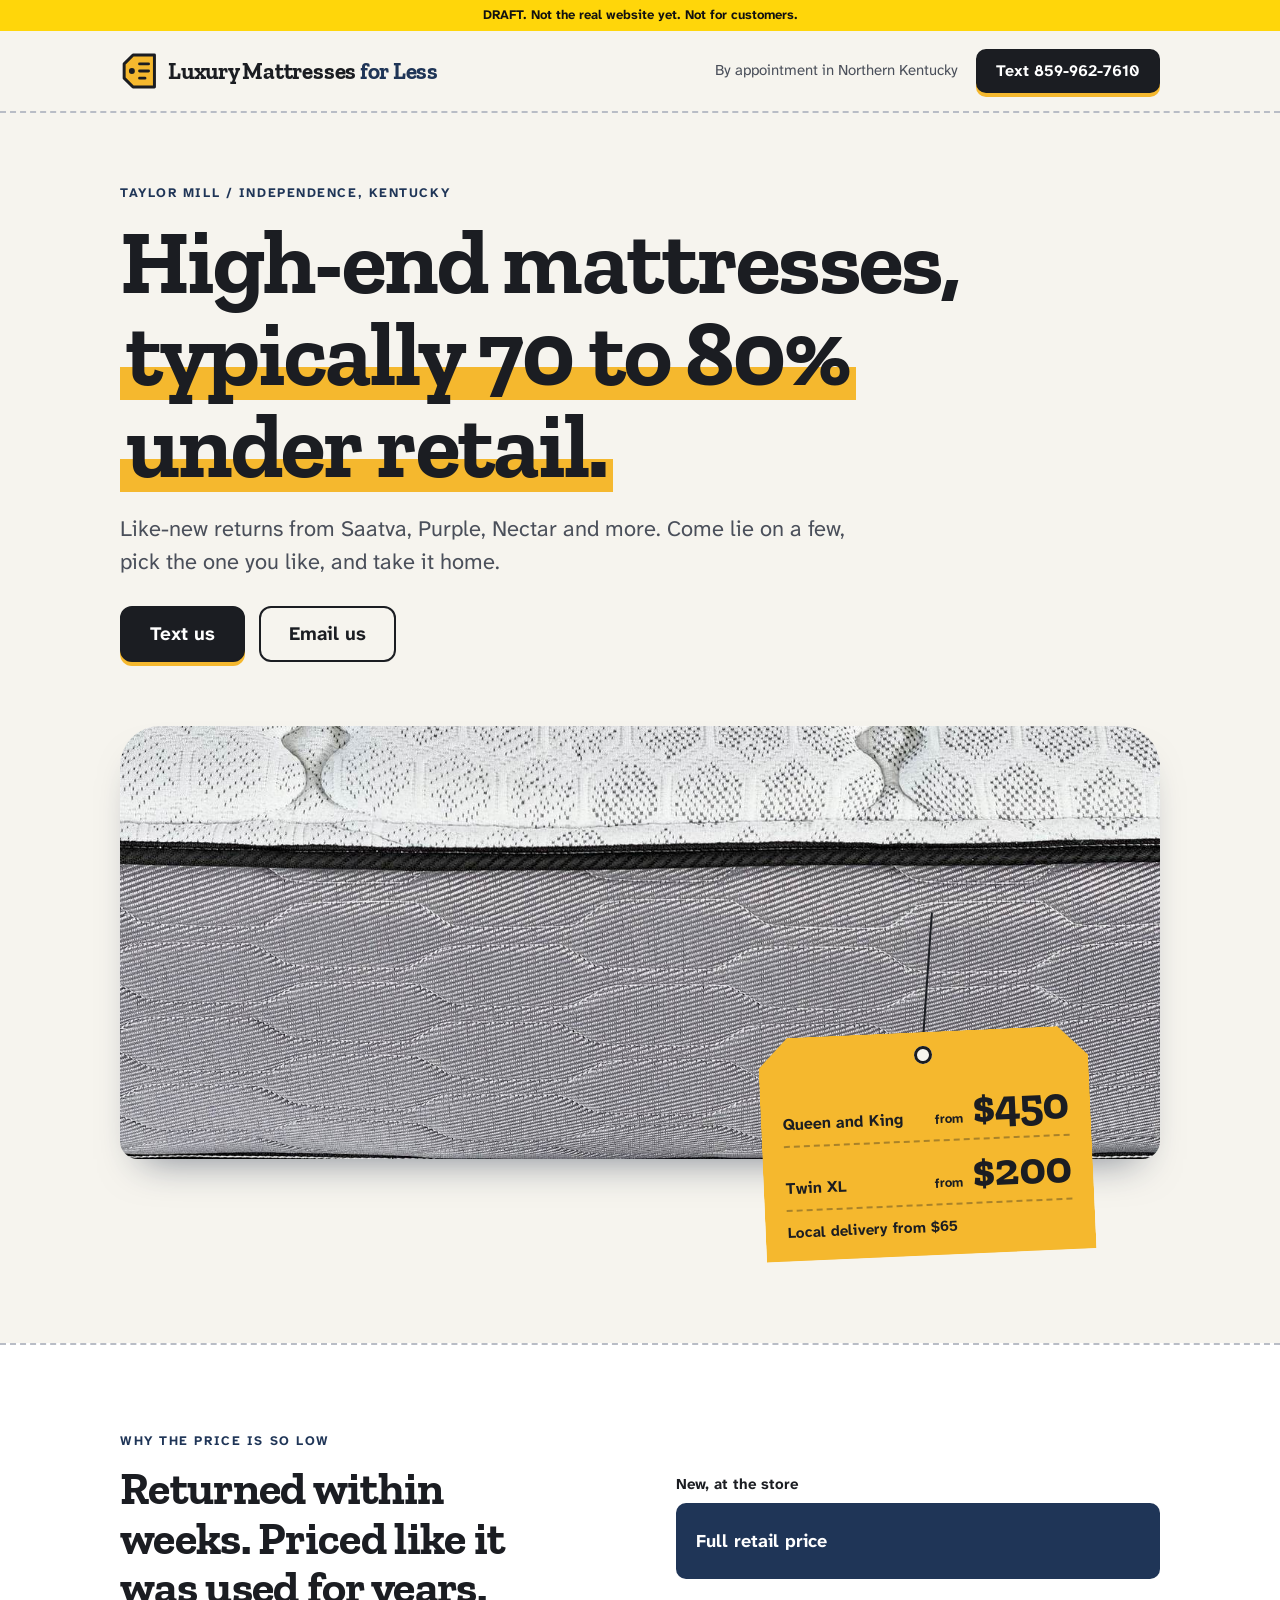
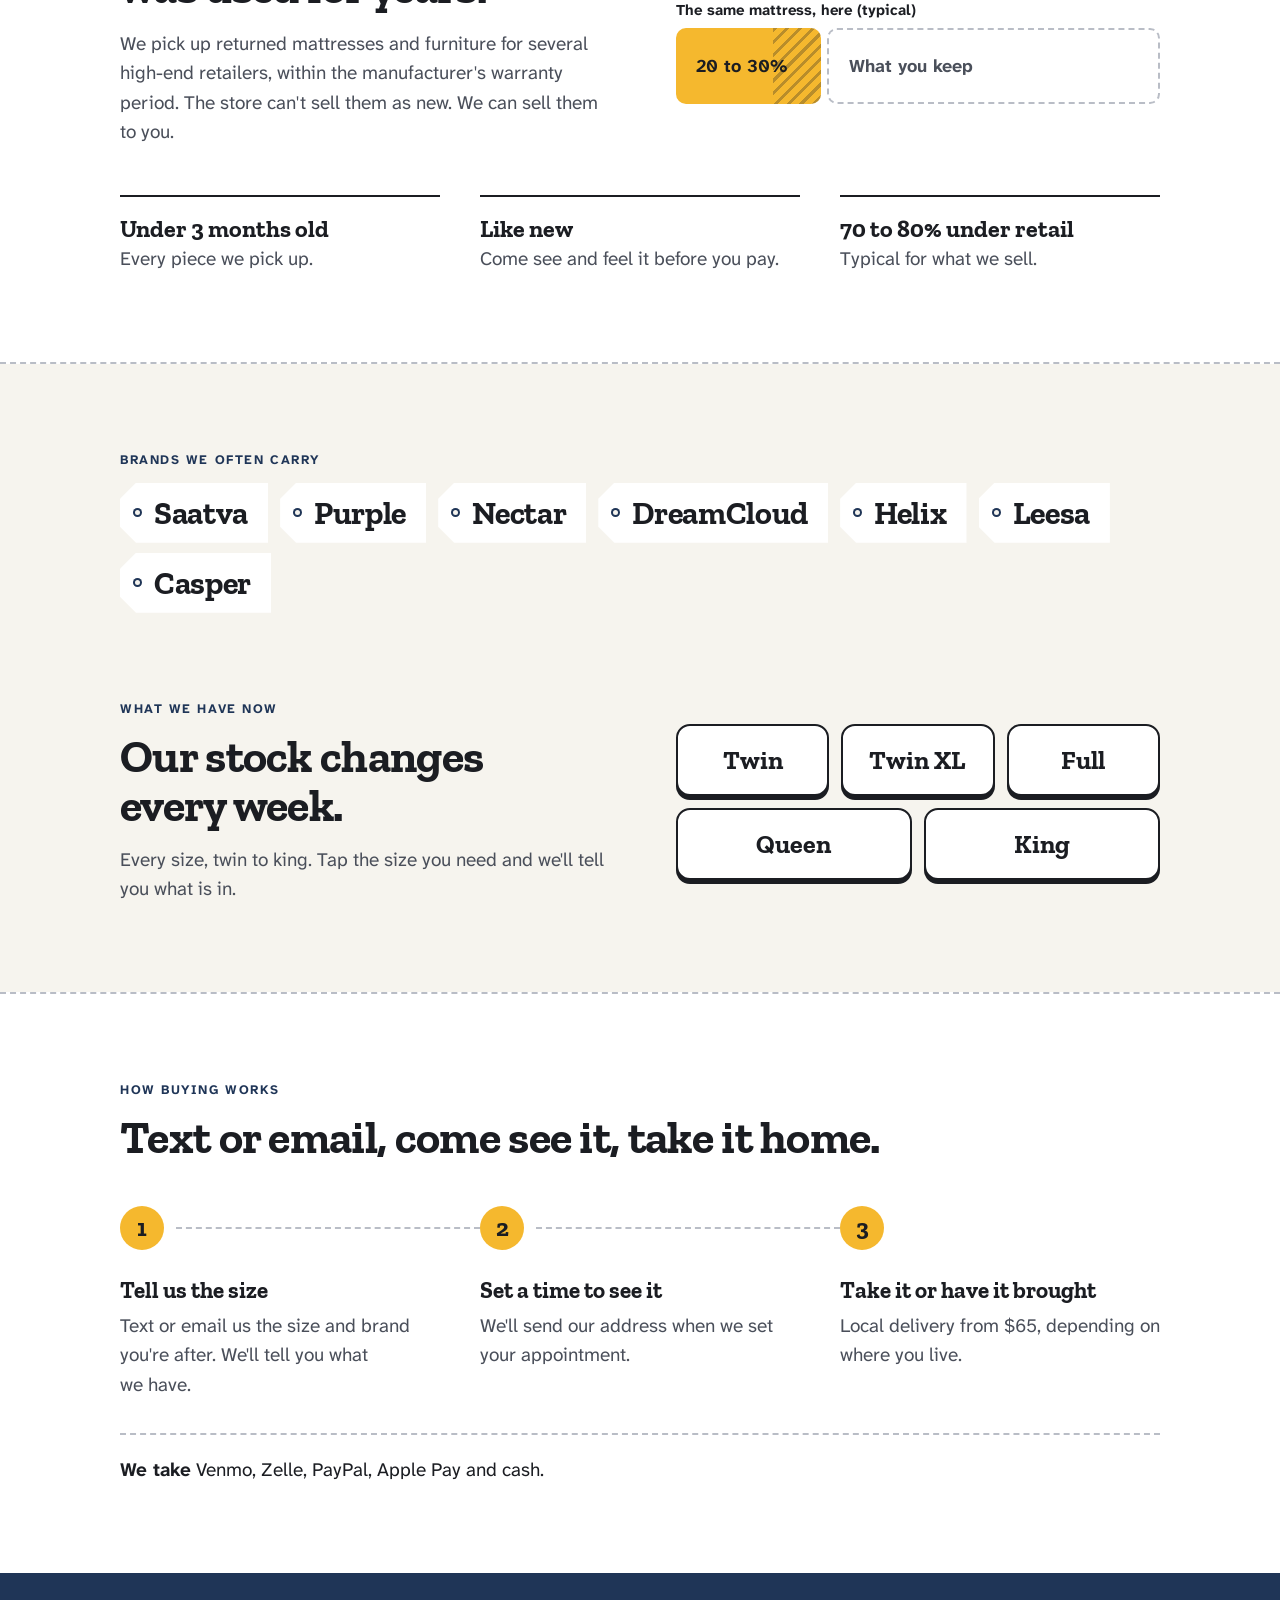
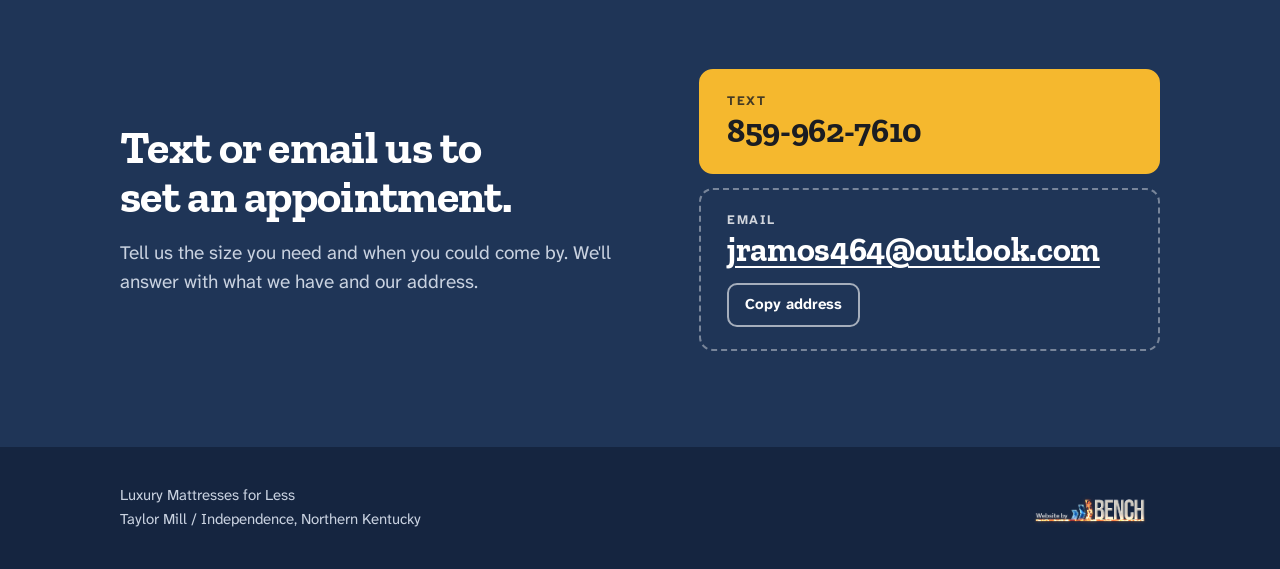
<file: v3/index.html>
<!doctype html>
<html lang="en">
<head>
<meta charset="utf-8">
<meta name="viewport" content="width=device-width, initial-scale=1">
<!-- DRAFT: remove the robots meta when Hunter approves (see README) -->
<meta name="robots" content="noindex, nofollow">
<title>Luxury Mattresses for Less | Northern Kentucky</title>
<meta name="description" content="High-end mattresses, typically 70 to 80% under retail. Like-new returns from Saatva, Purple, Nectar and more. Taylor Mill / Independence, Northern Kentucky. By appointment.">
<meta name="theme-color" content="#F6F4EE">
<link rel="icon" href="img/favicon.svg" type="image/svg+xml">
<link rel="preload" href="fonts/zilla-slab-700-latin.woff2" as="font" type="font/woff2" crossorigin>
<link rel="stylesheet" href="styles.css">
</head>
<body>

<!-- DRAFT: remove this bar when Hunter approves (see README) -->
<div class="draft-bar">DRAFT. Not the real website yet. Not for customers.</div>

<header class="top"><div class="wrap top-in">
  <a class="brand" href="#top" aria-label="Luxury Mattresses for Less, home">
    <svg class="brand-mark" viewBox="0 0 64 64" aria-hidden="true"><path d="M22 5h36v54H22L7 44V20z" fill="#F5B82E" stroke="#1B1D22" stroke-width="5" stroke-linejoin="round"/><circle cx="20" cy="32" r="5" fill="#1B1D22"/><path d="M33 20h15M33 32h15M33 44h9" stroke="#1B1D22" stroke-width="5" stroke-linecap="round"/></svg>
    <span class="brand-name">Luxury Mattresses <em>for Less</em></span>
  </a>
  <nav class="top-nav" aria-label="Contact">
    <span class="top-note">By appointment in Northern Kentucky</span>
    <a class="btn btn-ink btn-sm" data-sms href="sms:+18599627610">Text 859-962-7610</a>
  </nav>
</div></header>

<main id="top">

<section class="hero"><div class="wrap">
  <p class="eyebrow">Taylor Mill / Independence, Kentucky</p>
  <h1>High-end mattresses, <span class="hl">typically 70 to 80% under retail.</span></h1>
  <p class="lede">Like-new returns from Saatva, Purple, Nectar and more. Come lie on a few, pick the one you like, and take it home.</p>
  <div class="cta-row">
    <a class="btn btn-ink" data-sms href="sms:+18599627610">Text us</a>
    <a class="btn btn-line" data-mail href="mailto:jramos464@outlook.com?subject=Mattress%20question%20from%20your%20website&amp;body=Hi%2C%0D%0ASize%20I%27m%20looking%20for%3A%0D%0ABrand%20(if%20you%20have%20one%20in%20mind)%3A%0D%0ADays%20and%20times%20that%20work%20for%20me%3A%0D%0A">Email us</a>
  </div>

  <div class="bed">
    <img class="bed-photo" src="img/mattress.jpg" width="1400" height="840" alt="The quilted white top and gray side of a mattress, seen from the side">
    <div class="tag-hang" role="group" aria-label="Prices">
      <span class="string" aria-hidden="true"></span>
      <div class="tag">
        <span class="hole" aria-hidden="true"></span>
        <dl class="prices">
          <div><dt>Queen and King</dt><dd><small>from</small> $450</dd></div>
          <div><dt>Twin XL</dt><dd><small>from</small> $200</dd></div>
        </dl>
        <p class="tag-foot">Local delivery from $65</p>
      </div>
    </div>
  </div>
</div></section>

<section class="math"><div class="wrap math-grid">
  <div class="math-copy">
    <p class="eyebrow">Why the price is so low</p>
    <h2>Returned within weeks. Priced like it was used for years.</h2>
    <p>We pick up returned mattresses and furniture for several high-end retailers, within the manufacturer's warranty period. The store can't sell them as new. We can sell them to you.</p>
  </div>
  <div class="math-chart" role="img" aria-label="A new mattress at the store costs full retail price. The same mattress here typically costs 20 to 30 percent of that.">
    <div class="bar-row">
      <span class="bar-label">New, at the store</span>
      <div class="bar bar-full"><span>Full retail price</span></div>
    </div>
    <div class="bar-row">
      <span class="bar-label">The same mattress, here (typical)</span>
      <div class="bar-track">
        <div class="bar bar-ours"><span>20 to 30%</span></div>
        <div class="bar-kept"><span>What you keep</span></div>
      </div>
    </div>
  </div>
  <ul class="facts">
    <li><b>Under 3 months old</b><span>Every piece we pick up.</span></li>
    <li><b>Like new</b><span>Come see and feel it before you pay.</span></li>
    <li><b>70 to 80% under retail</b><span>Typical for what we sell.</span></li>
  </ul>
</div></section>

<section class="brands"><div class="wrap">
  <p class="eyebrow">Brands we often carry</p>
  <ul class="brand-list">
    <li>Saatva</li><li>Purple</li><li>Nectar</li><li>DreamCloud</li><li>Helix</li><li>Leesa</li><li>Casper</li>
  </ul>
</div></section>

<section class="stock" id="in-stock"><div class="wrap stock-grid">
  <div>
    <p class="eyebrow">What we have now</p>
    <h2>Our stock changes every week.</h2>
    <p>Every size, twin to king. Tap the size you need and we'll tell you what is in.</p>
  </div>
  <ul class="sizes" aria-label="Ask about a size">
    <li><a data-size="Twin" href="mailto:jramos464@outlook.com?subject=Looking%20for%20a%20Twin%20mattress">Twin</a></li>
    <li><a data-size="Twin XL" href="mailto:jramos464@outlook.com?subject=Looking%20for%20a%20Twin%20XL%20mattress">Twin XL</a></li>
    <li><a data-size="Full" href="mailto:jramos464@outlook.com?subject=Looking%20for%20a%20Full%20mattress">Full</a></li>
    <li><a data-size="Queen" href="mailto:jramos464@outlook.com?subject=Looking%20for%20a%20Queen%20mattress">Queen</a></li>
    <li><a data-size="King" href="mailto:jramos464@outlook.com?subject=Looking%20for%20a%20King%20mattress">King</a></li>
  </ul>
</div></section>

<section class="how"><div class="wrap">
  <p class="eyebrow">How buying works</p>
  <h2>Text or email, come see it, take it home.</h2>
  <ol class="steps">
    <li><span class="num" aria-hidden="true">1</span><h3>Tell us the size</h3><p>Text or email us the size and brand you're after. We'll tell you what we have.</p></li>
    <li><span class="num" aria-hidden="true">2</span><h3>Set a time to see it</h3><p>We'll send our address when we set your appointment.</p></li>
    <li><span class="num" aria-hidden="true">3</span><h3>Take it or have it brought</h3><p>Local delivery from $65, depending on where you live.</p></li>
  </ol>
  <p class="pay"><b>We take</b> Venmo, Zelle, PayPal, Apple Pay and cash.</p>
</div></section>

<section class="contact" id="contact"><div class="wrap contact-grid">
  <div>
    <h2>Text or email us to set an appointment.</h2>
    <p>Tell us the size you need and when you could come by. We'll answer with what we have and our address.</p>
  </div>
  <div class="contact-ways">
    <a class="way" data-sms href="sms:+18599627610"><span class="way-k">Text</span><span class="way-v">859-962-7610</span></a>
    <div class="way" id="address-row"><span class="way-k">Email</span><a class="way-v" id="address" href="mailto:jramos464@outlook.com?subject=Mattress%20question%20from%20your%20website&amp;body=Hi%2C%0D%0ASize%20I%27m%20looking%20for%3A%0D%0ABrand%20(if%20you%20have%20one%20in%20mind)%3A%0D%0ADays%20and%20times%20that%20work%20for%20me%3A%0D%0A">jramos464@outlook.com</a></div>
  </div>
</div></section>
</main>

<footer><div class="wrap foot-in">
  <span>Luxury Mattresses for Less<br>Taylor Mill / Independence, Northern Kentucky</span>
  <img class="sig" src="img/website-by-bench.png" width="606" height="230" alt="Website by BENCH">
</div></footer>

<!-- Phone only: the two ways to reach us, always in thumb reach -->
<div class="thumb-bar">
  <a class="btn btn-gold" data-sms href="sms:+18599627610">Text us</a>
  <a class="btn btn-ghost" href="mailto:jramos464@outlook.com?subject=Mattress%20question%20from%20your%20website">Email</a>
</div>

<script src="config.js"></script>
<script src="copy.js"></script>
</body>
</html>
</file>
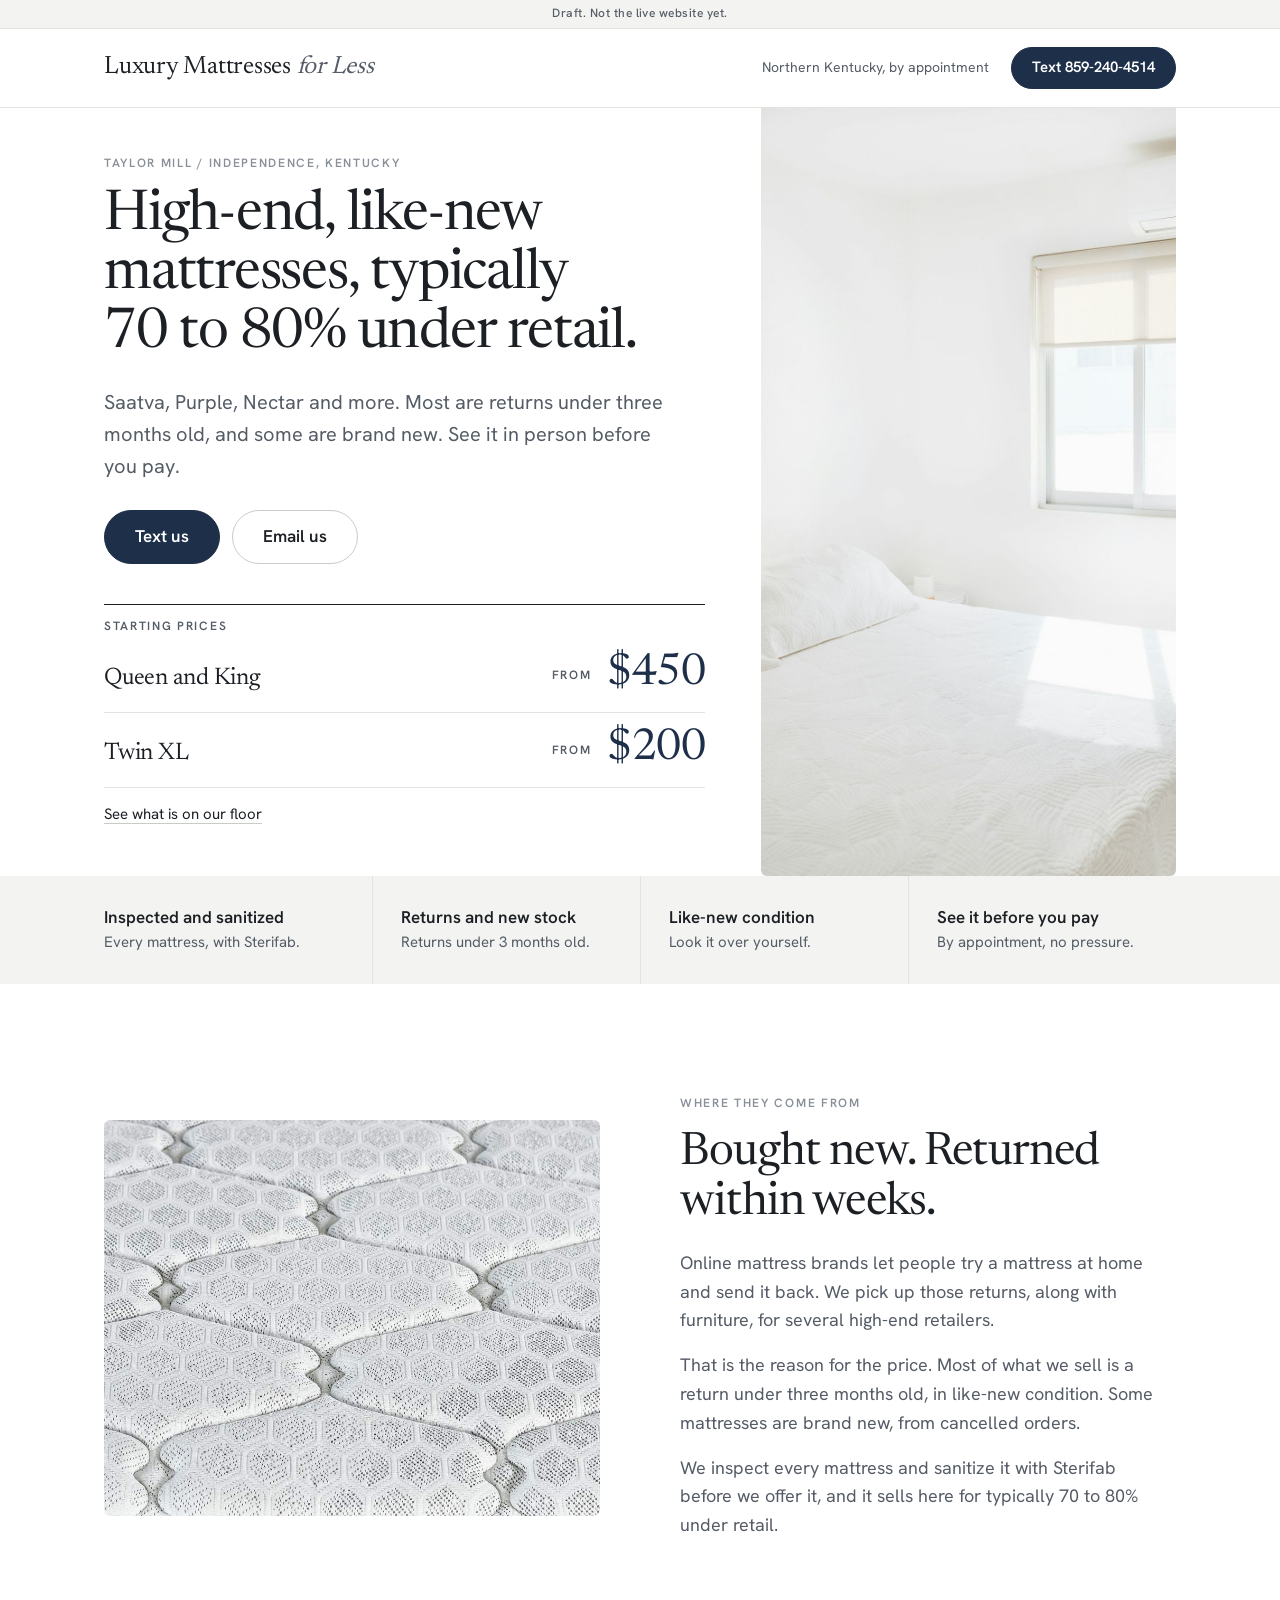
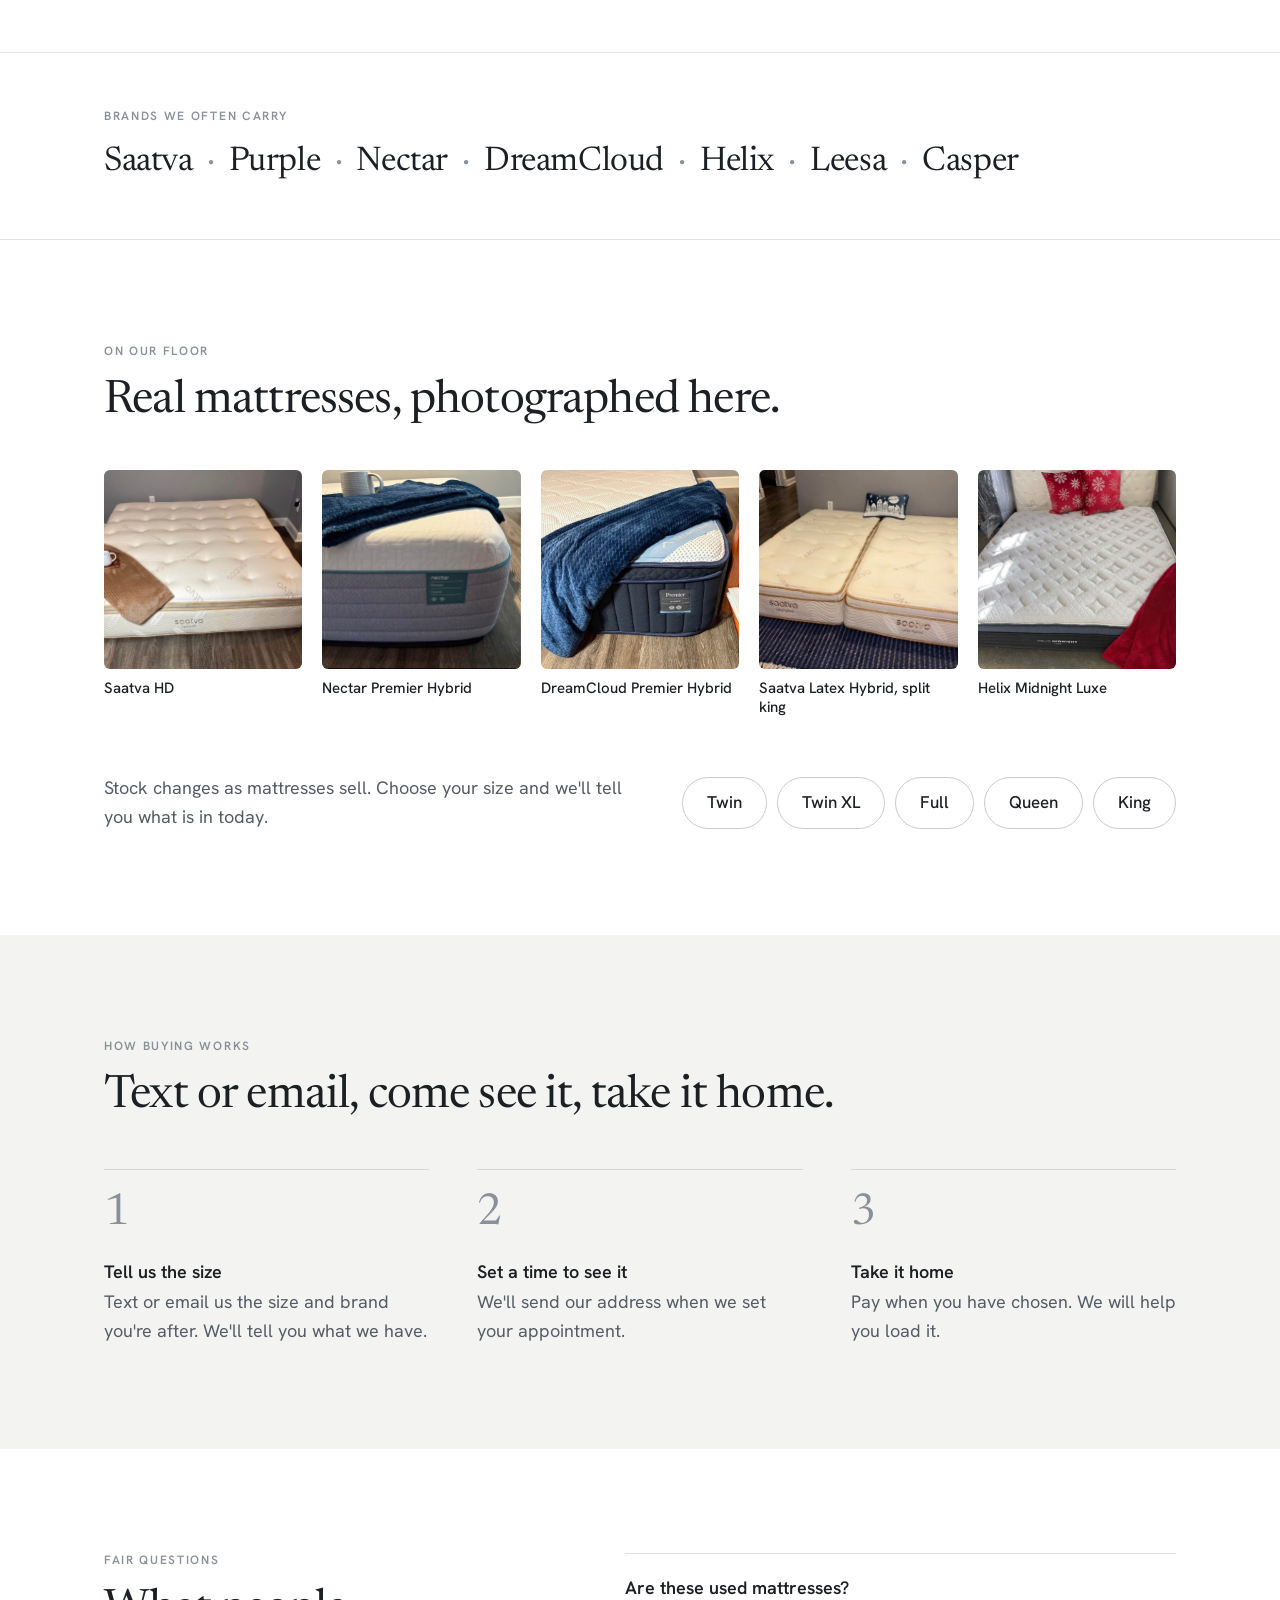
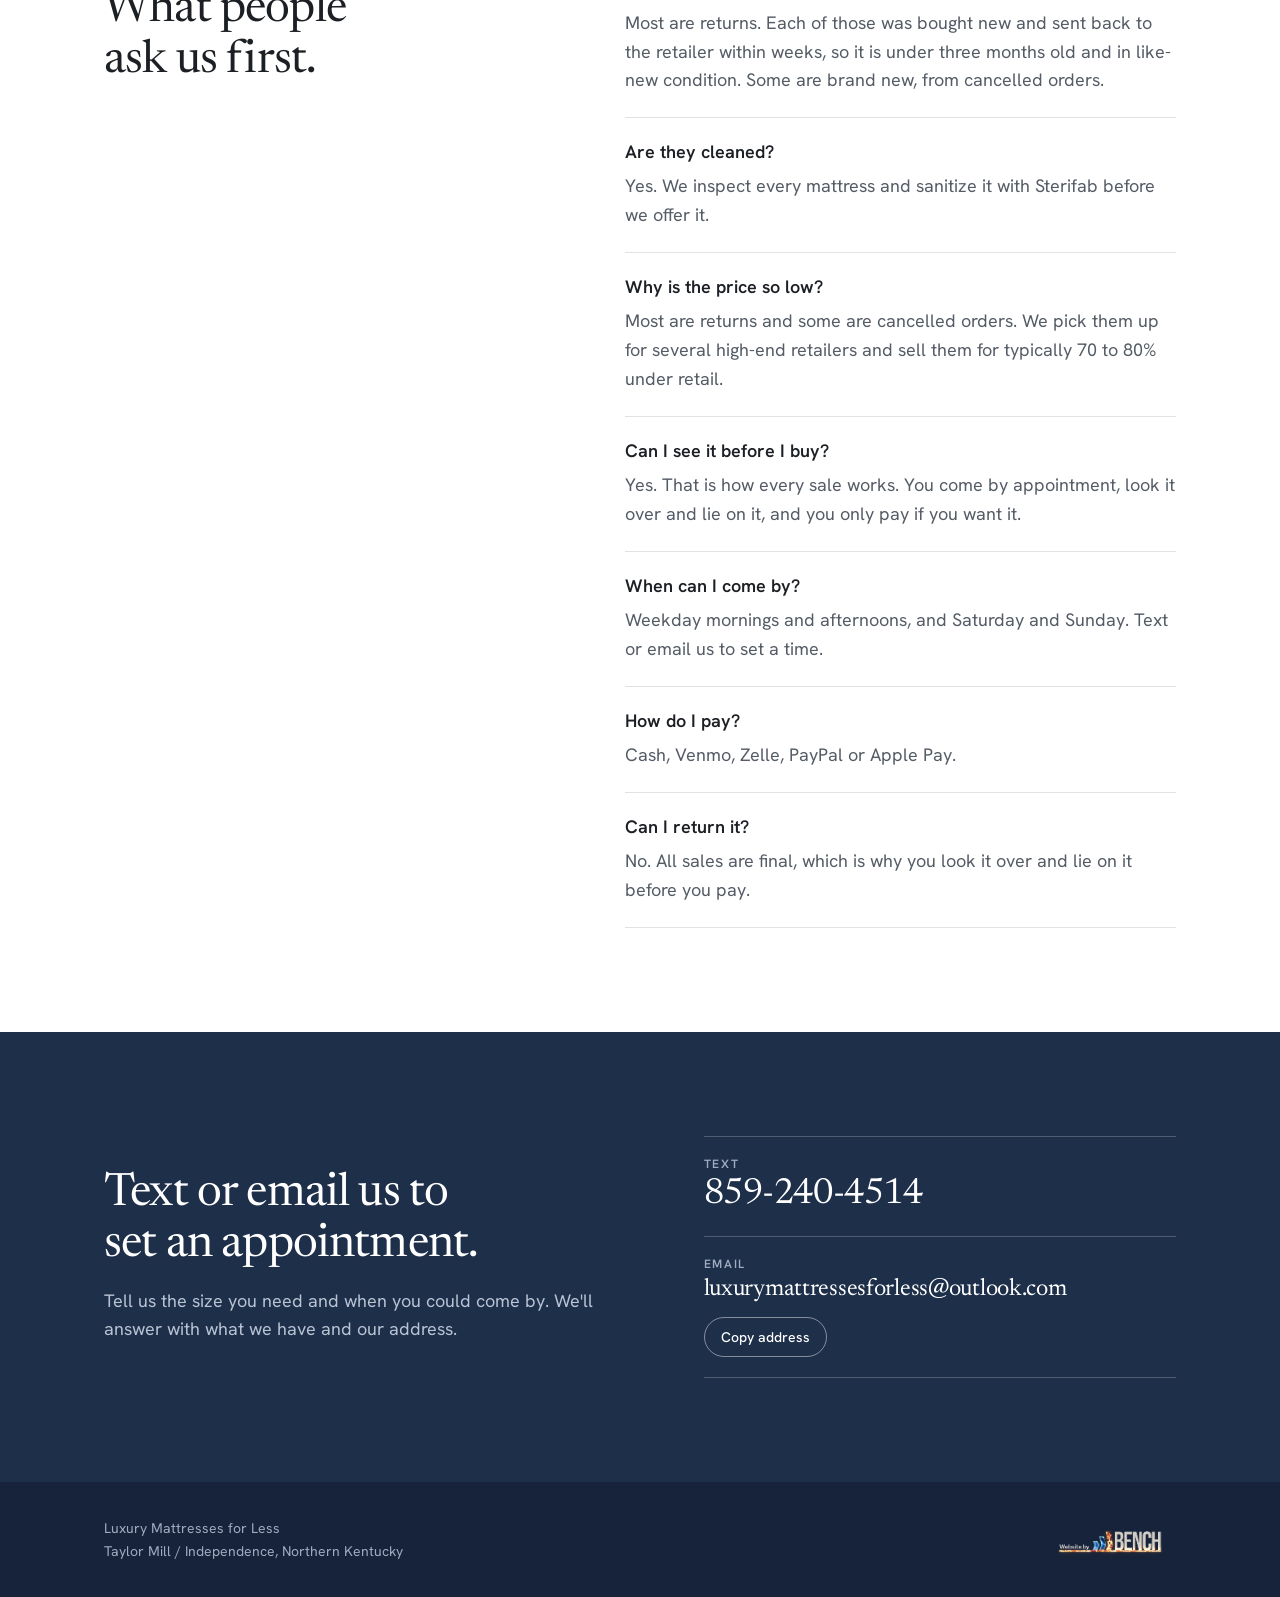
<file: v4/index.html>
<!doctype html>
<html lang="en">
<head>
<meta charset="utf-8">
<meta name="viewport" content="width=device-width, initial-scale=1">
<!-- DRAFT: remove the robots meta when Hunter approves (see README) -->
<meta name="robots" content="noindex, nofollow">
<title>Luxury Mattresses for Less | Northern Kentucky</title>
<meta name="description" content="High-end, like-new mattresses, typically 70 to 80% under retail. Saatva, Purple, Nectar and more. Taylor Mill / Independence, Northern Kentucky. By appointment.">
<meta name="theme-color" content="#FFFFFF">
<link rel="icon" href="img/favicon.svg" type="image/svg+xml">
<link rel="preload" href="fonts/newsreader-latin-opsz-normal.woff2" as="font" type="font/woff2" crossorigin>
<link rel="stylesheet" href="styles.css">
</head>
<body>

<!-- DRAFT: remove this bar when Hunter approves (see README) -->
<div class="draft-bar">Draft. Not the live website yet.</div>

<header class="top"><div class="wrap top-in">
  <a class="brand" href="#top">Luxury Mattresses <span>for Less</span></a>
  <nav class="top-nav" aria-label="Contact">
    <span class="top-note">Northern Kentucky, by appointment</span>
    <a class="btn btn-sm" data-sms href="sms:+18592404514">Text 859-240-4514</a>
  </nav>
</div></header>

<main id="top">

<section class="hero"><div class="wrap hero-grid">
  <div class="hero-copy">
    <p class="eyebrow">Taylor Mill / Independence, Kentucky</p>
    <h1>High-end, like-new mattresses, typically 70 to 80% under retail.</h1>
    <p class="lede">Saatva, Purple, Nectar and more. Most are returns under three months old, and some are brand new. See it in person before you pay.</p>
    <div class="cta-row">
      <a class="btn" data-sms href="sms:+18592404514">Text us</a>
      <a class="btn btn-quiet" href="mailto:luxurymattressesforless@outlook.com?subject=Mattress%20question%20from%20your%20website&amp;body=Hi%2C%0D%0ASize%20I%27m%20looking%20for%3A%0D%0ABrand%20(if%20you%20have%20one%20in%20mind)%3A%0D%0ADays%20and%20times%20that%20work%20for%20me%3A%0D%0A">Email us</a>
    </div>
    <div class="proofs">
      <p class="proofs-head">Starting prices</p>
      <ul class="starts">
        <li><span class="st-name">Queen and King</span><span class="st-v"><small>from</small> $450</span></li>
        <li><span class="st-name">Twin XL</span><span class="st-v"><small>from</small> $200</span></li>
      </ul>
      <a class="more" href="#floor">See what is on our floor</a>
    </div>
  </div>
  <div class="hero-photo">
    <img src="img/bedroom.jpg" width="1160" height="1720" alt="A made bed with white bedding in a bright white room">
  </div>
</div></section>

<section class="assure" aria-label="What to expect"><div class="wrap">
  <ul class="assure-list">
    <li><b>Inspected and sanitized</b><span>Every mattress, with Sterifab.</span></li>
    <li><b>Returns and new stock</b><span>Returns under 3 months old.</span></li>
    <li><b>Like-new condition</b><span>Look it over yourself.</span></li>
    <li><b>See it before you pay</b><span>By appointment, no pressure.</span></li>
  </ul>
</div></section>

<section class="story"><div class="wrap story-grid">
  <figure class="story-photo">
    <img src="img/quilt.jpg" width="1200" height="750" alt="The quilted white top of a mattress, close up" loading="lazy">
  </figure>
  <div class="story-copy">
    <p class="eyebrow">Where they come from</p>
    <h2>Bought new. Returned within weeks.</h2>
    <p>Online mattress brands let people try a mattress at home and send it back. We pick up those returns, along with furniture, for several high-end retailers.</p>
    <p>That is the reason for the price. Most of what we sell is a return under three months old, in like-new condition. Some mattresses are brand new, from cancelled orders.</p>
    <p>We inspect every mattress and sanitize it with Sterifab before we offer it, and it sells here for typically 70 to 80% under retail.</p>
  </div>
</div></section>

<section class="brands"><div class="wrap">
  <p class="eyebrow">Brands we often carry</p>
  <ul class="brand-list">
    <li>Saatva</li><li>Purple</li><li>Nectar</li><li>DreamCloud</li><li>Helix</li><li>Leesa</li><li>Casper</li>
  </ul>
</div></section>

<section class="stock" id="floor"><div class="wrap">
  <p class="eyebrow">On our floor</p>
  <h2>Real mattresses, photographed here.</h2>
  <ul class="floor">
    <li><img src="img/floor-saatva-hd.jpg" width="800" height="800" loading="lazy" alt="A Saatva HD mattress with a cream quilted top"><span>Saatva HD</span></li>
    <li><img src="img/floor-nectar-premier-hybrid.jpg" width="800" height="800" loading="lazy" alt="The corner of a Nectar Premier Hybrid mattress, showing its label"><span>Nectar Premier Hybrid</span></li>
    <li><img src="img/floor-dreamcloud-premier-hybrid.jpg" width="554" height="554" loading="lazy" alt="The corner of a DreamCloud Premier Hybrid mattress, showing its label"><span>DreamCloud Premier Hybrid</span></li>
    <li><img src="img/floor-saatva-latex-hybrid.jpg" width="422" height="422" loading="lazy" alt="Two Saatva Latex Hybrid mattresses side by side as a split king"><span>Saatva Latex Hybrid, split king</span></li>
    <li><img src="img/floor-helix-midnight-luxe.jpg" width="800" height="800" loading="lazy" alt="A Helix Midnight Luxe mattress with a gray quilted top"><span>Helix Midnight Luxe</span></li>
  </ul>
  <div class="other" id="in-stock">
    <p>Stock changes as mattresses sell. Choose your size and we'll tell you what is in today.</p>
    <ul class="sizes" aria-label="Ask about a size">
      <li><a data-size="Twin" href="mailto:luxurymattressesforless@outlook.com?subject=Looking%20for%20a%20Twin%20mattress">Twin</a></li>
      <li><a data-size="Twin XL" href="mailto:luxurymattressesforless@outlook.com?subject=Looking%20for%20a%20Twin%20XL%20mattress">Twin XL</a></li>
      <li><a data-size="Full" href="mailto:luxurymattressesforless@outlook.com?subject=Looking%20for%20a%20Full%20mattress">Full</a></li>
      <li><a data-size="Queen" href="mailto:luxurymattressesforless@outlook.com?subject=Looking%20for%20a%20Queen%20mattress">Queen</a></li>
      <li><a data-size="King" href="mailto:luxurymattressesforless@outlook.com?subject=Looking%20for%20a%20King%20mattress">King</a></li>
    </ul>
  </div>
</div></section>

<section class="how"><div class="wrap">
  <p class="eyebrow">How buying works</p>
  <h2>Text or email, come see it, take it home.</h2>
  <ol class="steps">
    <li><span class="num" aria-hidden="true">1</span><h3>Tell us the size</h3><p>Text or email us the size and brand you're after. We'll tell you what we have.</p></li>
    <li><span class="num" aria-hidden="true">2</span><h3>Set a time to see it</h3><p>We'll send our address when we set your appointment.</p></li>
    <li><span class="num" aria-hidden="true">3</span><h3>Take it home</h3><p>Pay when you have chosen. We will help you load it.</p></li>
  </ol>
</div></section>

<section class="faq"><div class="wrap faq-grid">
  <div>
    <p class="eyebrow">Fair questions</p>
    <h2>What people ask us first.</h2>
  </div>
  <dl class="qa">
    <div><dt>Are these used mattresses?</dt><dd>Most are returns. Each of those was bought new and sent back to the retailer within weeks, so it is under three months old and in like-new condition. Some are brand new, from cancelled orders.</dd></div>
    <div><dt>Are they cleaned?</dt><dd>Yes. We inspect every mattress and sanitize it with Sterifab before we offer it.</dd></div>
    <div><dt>Why is the price so low?</dt><dd>Most are returns and some are cancelled orders. We pick them up for several high-end retailers and sell them for typically 70 to 80% under retail.</dd></div>
    <div><dt>Can I see it before I buy?</dt><dd>Yes. That is how every sale works. You come by appointment, look it over and lie on it, and you only pay if you want it.</dd></div>
    <div><dt>When can I come by?</dt><dd>Weekday mornings and afternoons, and Saturday and Sunday. Text or email us to set a time.</dd></div>
    <div><dt>How do I pay?</dt><dd>Cash, Venmo, Zelle, PayPal or Apple Pay.</dd></div>
    <div><dt>Can I return it?</dt><dd>No. All sales are final, which is why you look it over and lie on it before you pay.</dd></div>
  </dl>
</div></section>

<section class="contact" id="contact"><div class="wrap contact-grid">
  <div>
    <h2>Text or email us to set an appointment.</h2>
    <p>Tell us the size you need and when you could come by. We'll answer with what we have and our address.</p>
  </div>
  <div class="contact-ways">
    <a class="way" data-sms href="sms:+18592404514"><span class="way-k">Text</span><span class="way-v">859-240-4514</span></a>
    <div class="way" id="address-row"><span class="way-k">Email</span><a class="way-v" id="address" href="mailto:luxurymattressesforless@outlook.com?subject=Mattress%20question%20from%20your%20website&amp;body=Hi%2C%0D%0ASize%20I%27m%20looking%20for%3A%0D%0ABrand%20(if%20you%20have%20one%20in%20mind)%3A%0D%0ADays%20and%20times%20that%20work%20for%20me%3A%0D%0A">luxurymattressesforless@outlook.com</a></div>
  </div>
</div></section>
</main>

<footer><div class="wrap foot-in">
  <span>Luxury Mattresses for Less<br>Taylor Mill / Independence, Northern Kentucky</span>
  <img class="sig" src="img/website-by-bench.png" width="606" height="230" alt="Website by BENCH">
</div></footer>

<!-- Phone only: the two ways to reach us, always in thumb reach -->
<div class="thumb-bar">
  <a class="btn" data-sms href="sms:+18592404514">Text us</a>
  <a class="btn btn-quiet" href="mailto:luxurymattressesforless@outlook.com?subject=Mattress%20question%20from%20your%20website">Email</a>
</div>

<script src="config.js"></script>
<script src="copy.js"></script>
</body>
</html>
</file>
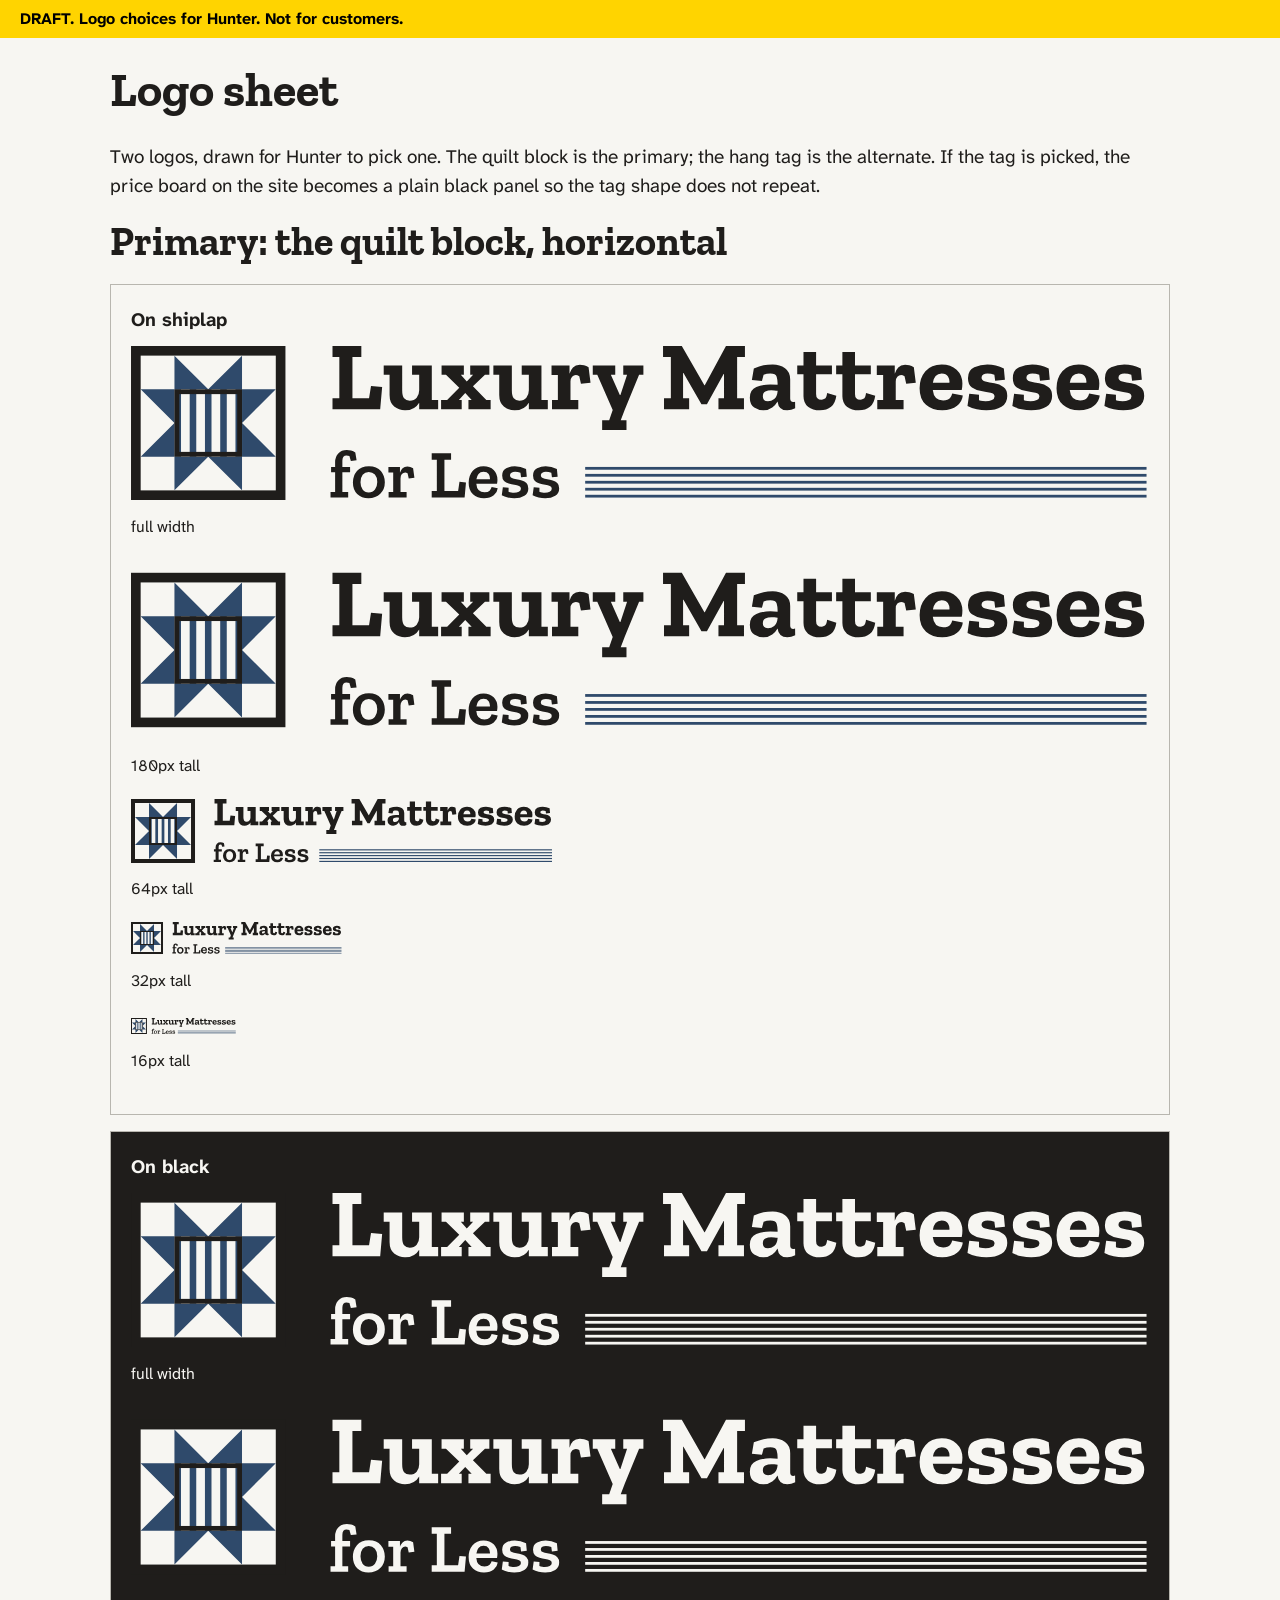
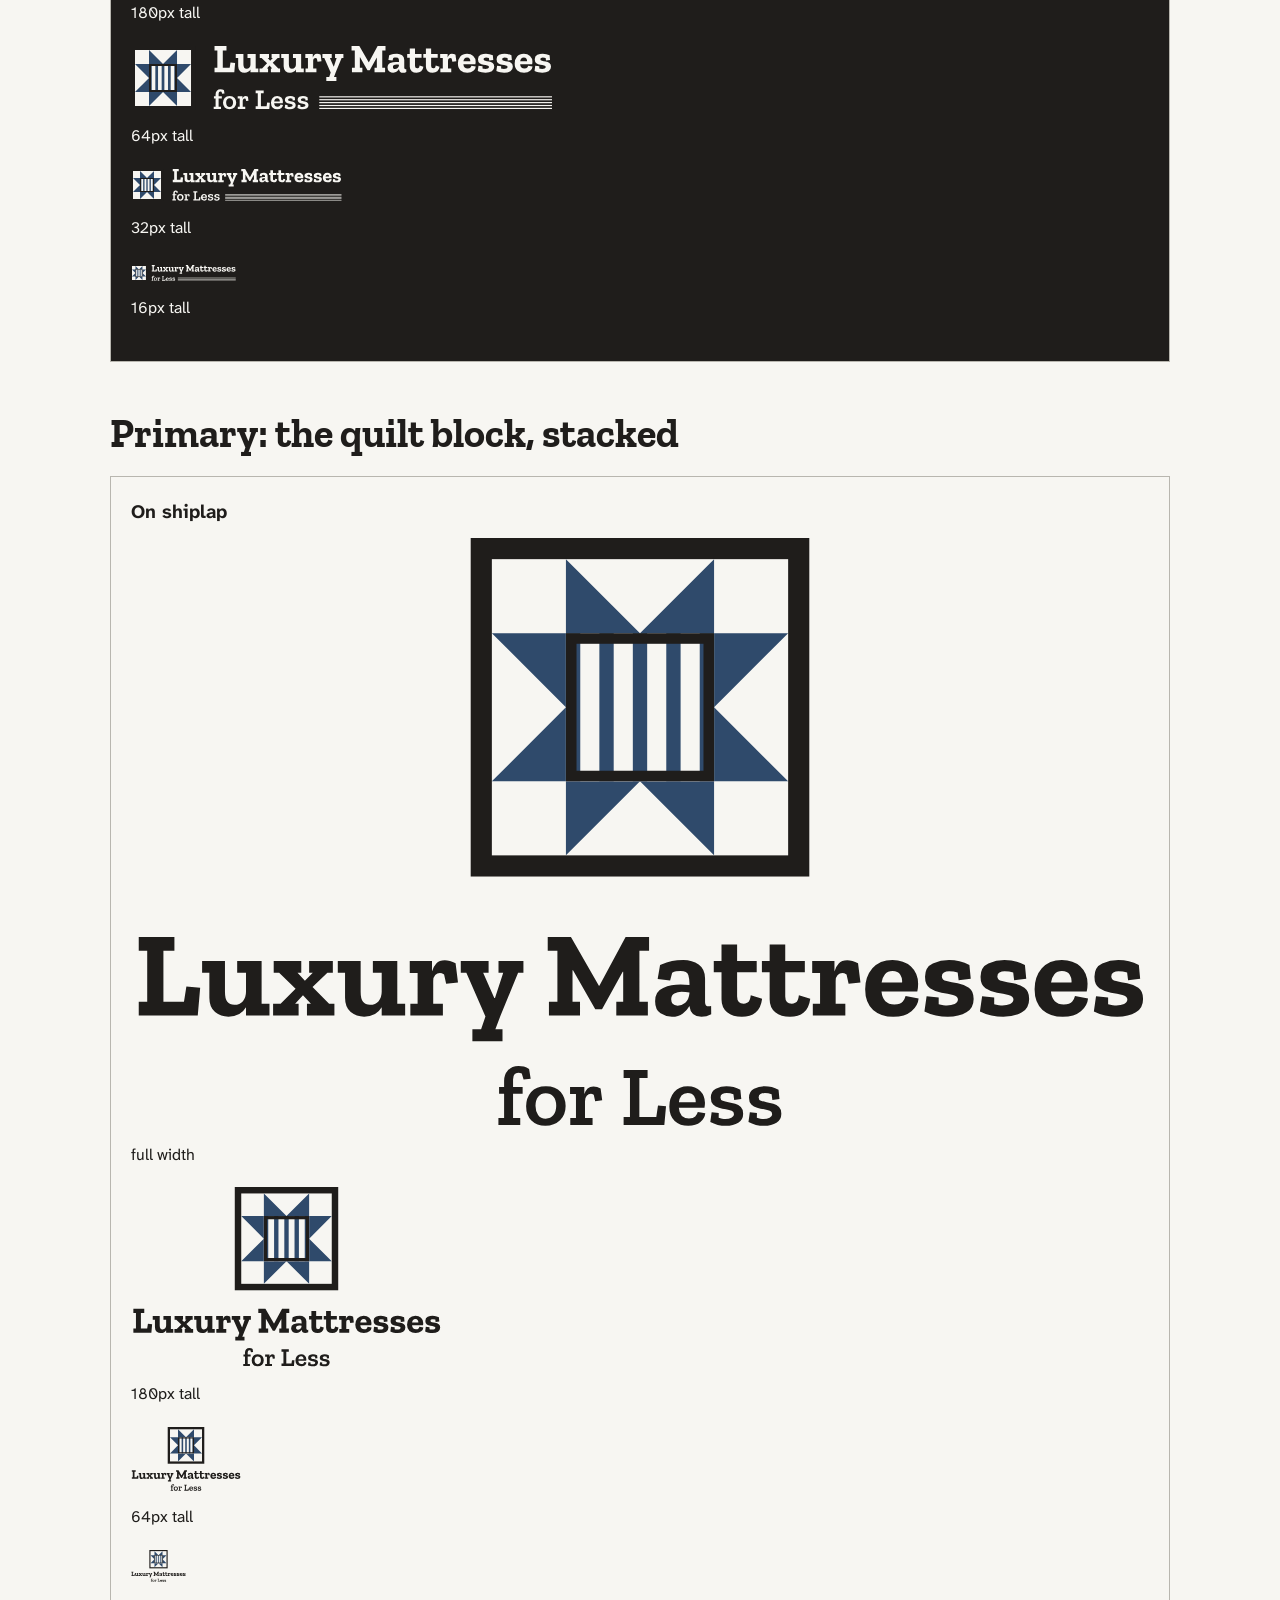
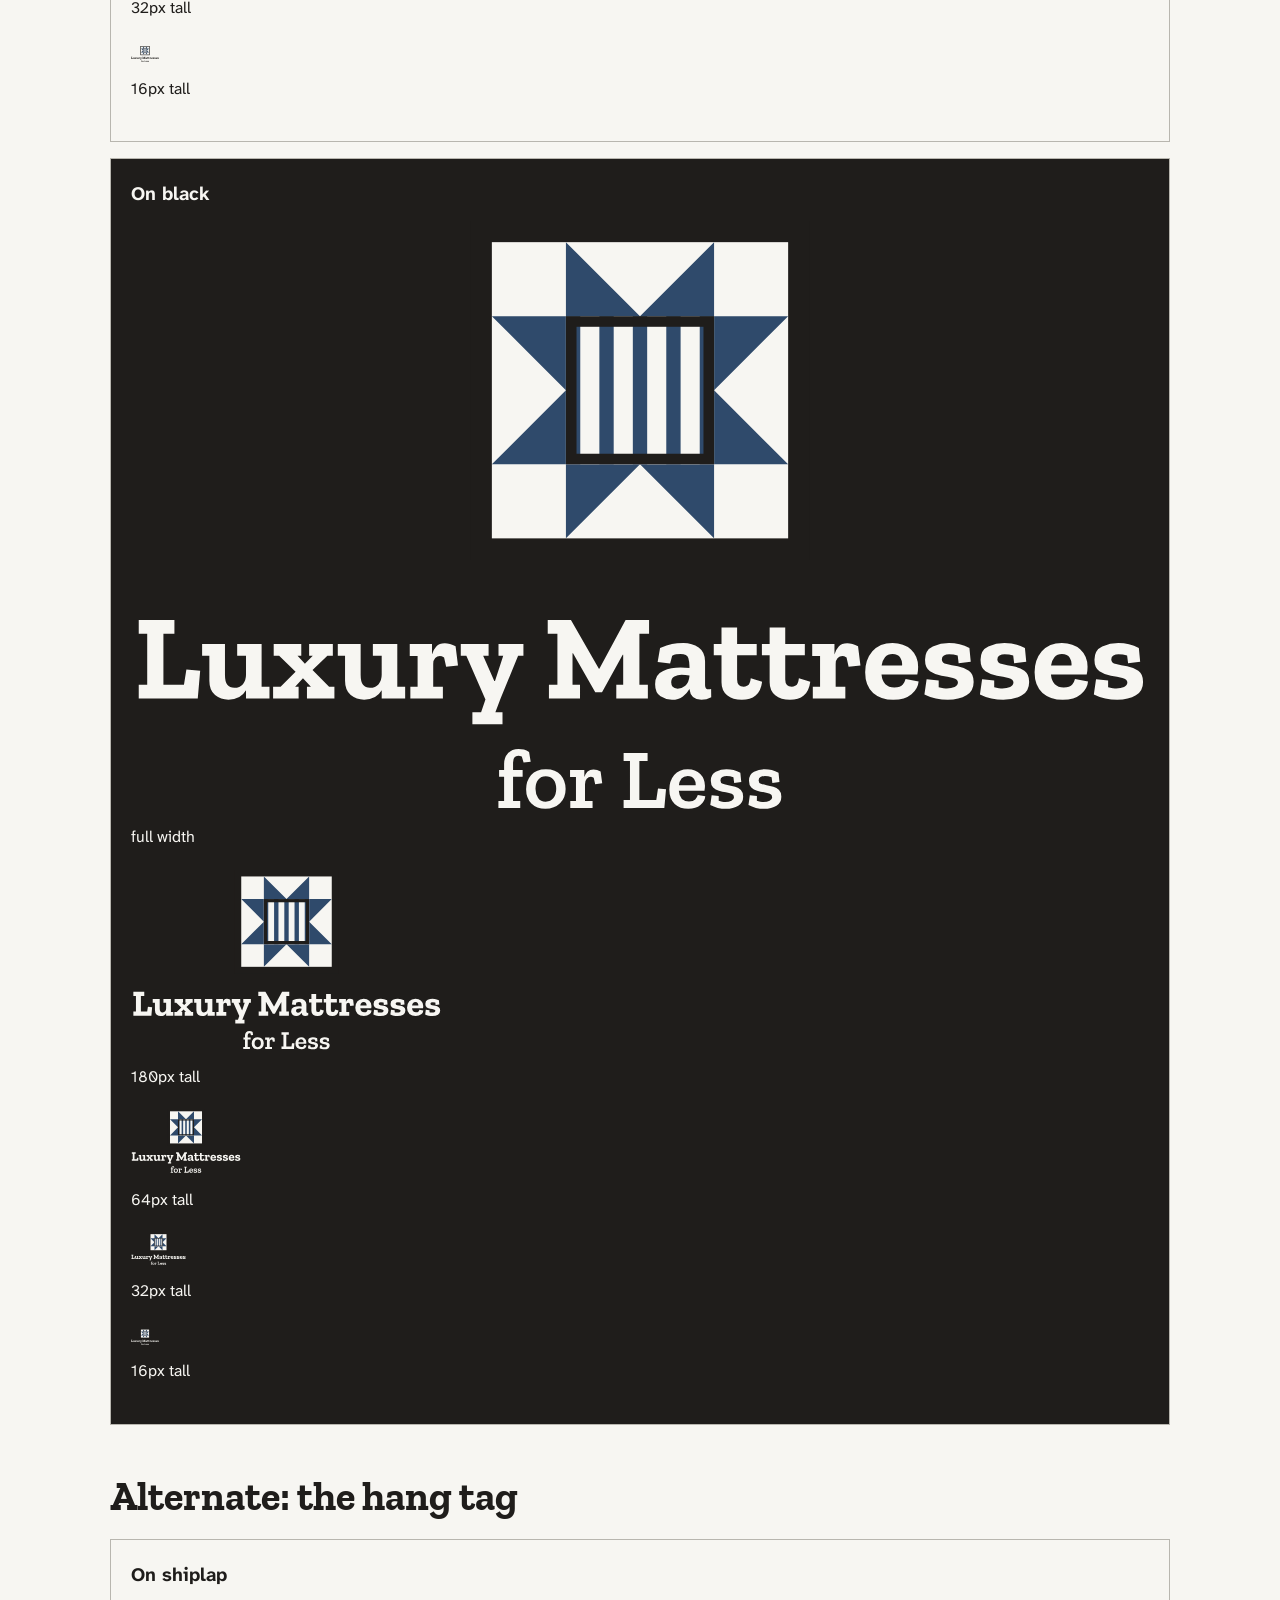
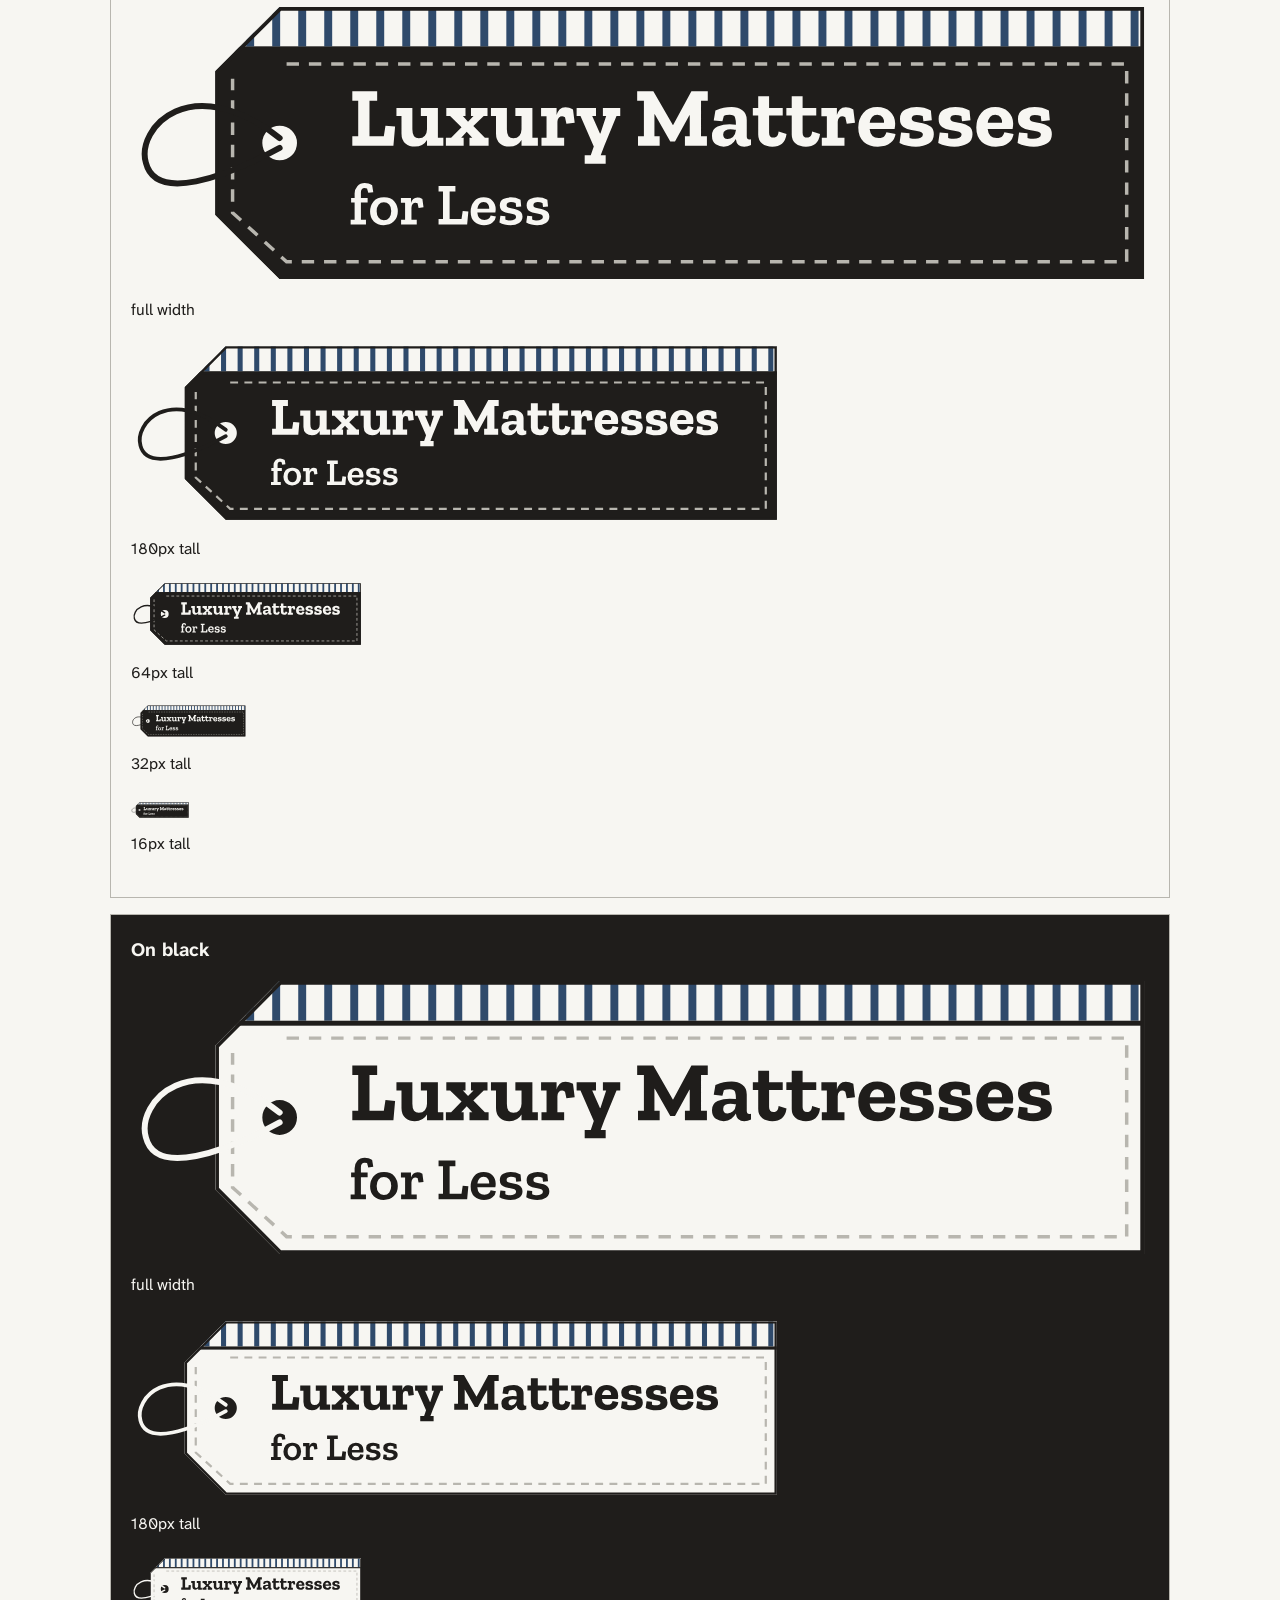
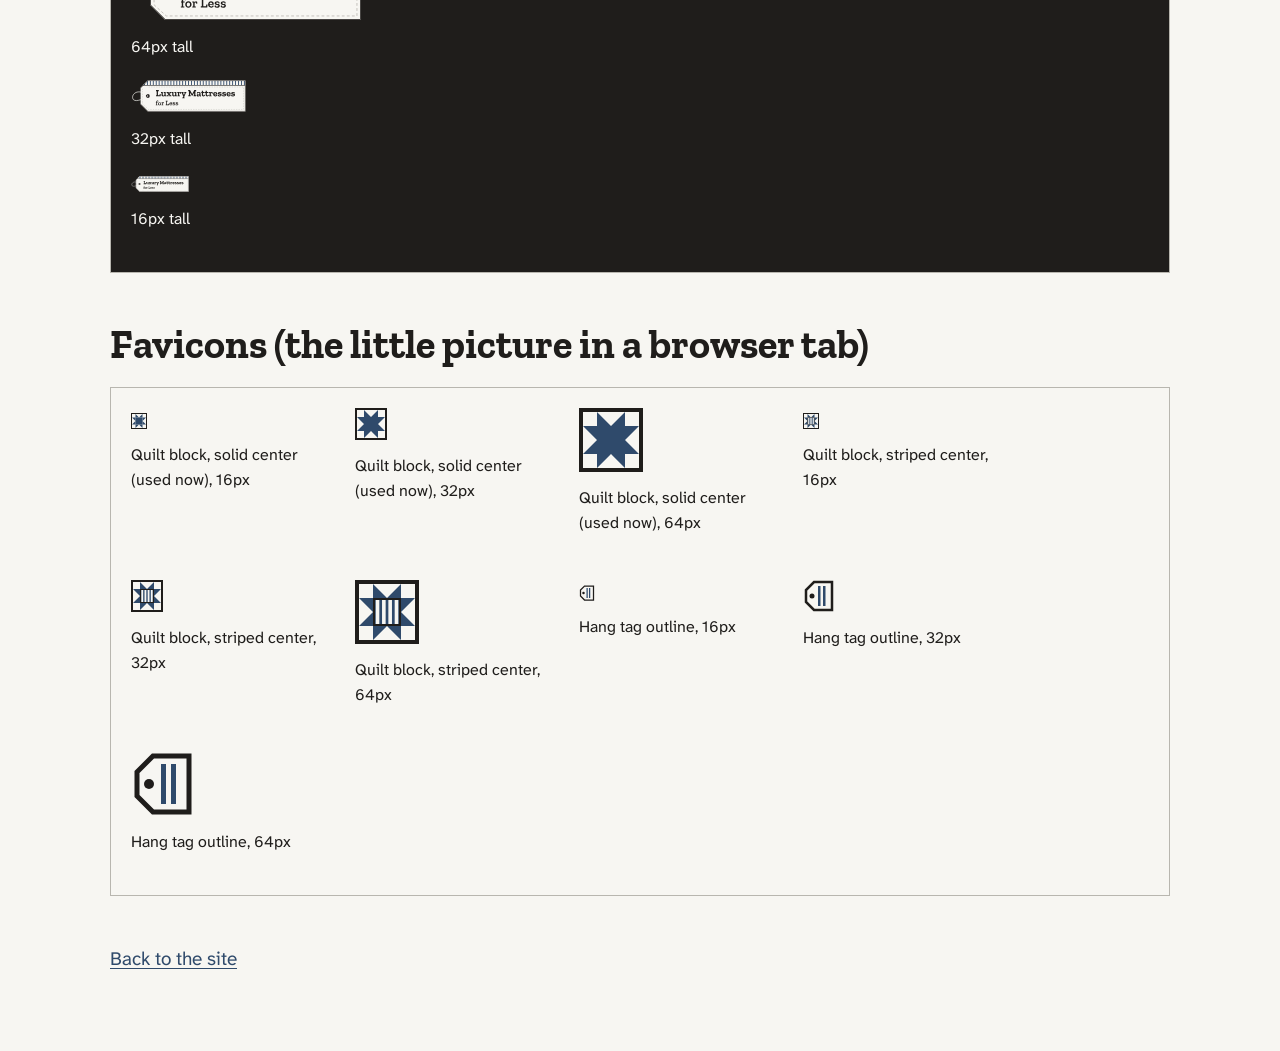
<file: logo sheet.html>
<!doctype html>
<html lang="en"><head><meta charset="utf-8"><meta name="viewport" content="width=device-width, initial-scale=1"><meta name="robots" content="noindex, nofollow">
<title>Logo sheet | Luxury Mattresses for Less (DRAFT)</title><link rel="icon" href="img/favicon.svg" type="image/svg+xml"><link rel="stylesheet" href="styles.css">
<style>
.sheet{padding:24px var(--gutter) 60px;max-width:1100px;margin:0 auto}
.sheet section{margin-bottom:48px}
.panel{padding:20px;margin-bottom:16px;border:1px solid var(--galv)}
.panel.dark{background:var(--black);color:var(--shiplap)}
.panel figure{margin:0 0 20px}
.panel figcaption{font-size:16px;margin-top:6px}
.label{font-weight:700;margin-bottom:12px}
.icons{display:flex;flex-wrap:wrap;gap:24px}.icons figure{width:200px}
</style></head><body>
<div class="draft-bar">DRAFT. Logo choices for Hunter. Not for customers.</div>
<main class="sheet"><h1>Logo sheet</h1>
<p>Two logos, drawn for Hunter to pick one. The quilt block is the primary; the hang tag is the alternate. If the tag is picked, the price board on the site becomes a plain black panel so the tag shape does not repeat.</p>
<section><h2>Primary: the quilt block, horizontal</h2><div class="panel light"><p class="label">On shiplap</p><figure><img src="img/logo-quilt-horizontal.svg" alt="" style="width:100%;height:auto"><figcaption>full width</figcaption></figure><figure><img src="img/logo-quilt-horizontal.svg" alt="" style="height:180px;width:auto"><figcaption>180px tall</figcaption></figure><figure><img src="img/logo-quilt-horizontal.svg" alt="" style="height:64px;width:auto"><figcaption>64px tall</figcaption></figure><figure><img src="img/logo-quilt-horizontal.svg" alt="" style="height:32px;width:auto"><figcaption>32px tall</figcaption></figure><figure><img src="img/logo-quilt-horizontal.svg" alt="" style="height:16px;width:auto"><figcaption>16px tall</figcaption></figure></div><div class="panel dark"><p class="label">On black</p><figure><img src="img/logo-quilt-horizontal-dark.svg" alt="" style="width:100%;height:auto"><figcaption>full width</figcaption></figure><figure><img src="img/logo-quilt-horizontal-dark.svg" alt="" style="height:180px;width:auto"><figcaption>180px tall</figcaption></figure><figure><img src="img/logo-quilt-horizontal-dark.svg" alt="" style="height:64px;width:auto"><figcaption>64px tall</figcaption></figure><figure><img src="img/logo-quilt-horizontal-dark.svg" alt="" style="height:32px;width:auto"><figcaption>32px tall</figcaption></figure><figure><img src="img/logo-quilt-horizontal-dark.svg" alt="" style="height:16px;width:auto"><figcaption>16px tall</figcaption></figure></div></section><section><h2>Primary: the quilt block, stacked</h2><div class="panel light"><p class="label">On shiplap</p><figure><img src="img/logo-quilt-stacked.svg" alt="" style="width:100%;height:auto"><figcaption>full width</figcaption></figure><figure><img src="img/logo-quilt-stacked.svg" alt="" style="height:180px;width:auto"><figcaption>180px tall</figcaption></figure><figure><img src="img/logo-quilt-stacked.svg" alt="" style="height:64px;width:auto"><figcaption>64px tall</figcaption></figure><figure><img src="img/logo-quilt-stacked.svg" alt="" style="height:32px;width:auto"><figcaption>32px tall</figcaption></figure><figure><img src="img/logo-quilt-stacked.svg" alt="" style="height:16px;width:auto"><figcaption>16px tall</figcaption></figure></div><div class="panel dark"><p class="label">On black</p><figure><img src="img/logo-quilt-stacked-dark.svg" alt="" style="width:100%;height:auto"><figcaption>full width</figcaption></figure><figure><img src="img/logo-quilt-stacked-dark.svg" alt="" style="height:180px;width:auto"><figcaption>180px tall</figcaption></figure><figure><img src="img/logo-quilt-stacked-dark.svg" alt="" style="height:64px;width:auto"><figcaption>64px tall</figcaption></figure><figure><img src="img/logo-quilt-stacked-dark.svg" alt="" style="height:32px;width:auto"><figcaption>32px tall</figcaption></figure><figure><img src="img/logo-quilt-stacked-dark.svg" alt="" style="height:16px;width:auto"><figcaption>16px tall</figcaption></figure></div></section><section><h2>Alternate: the hang tag</h2><div class="panel light"><p class="label">On shiplap</p><figure><img src="img/logo-tag.svg" alt="" style="width:100%;height:auto"><figcaption>full width</figcaption></figure><figure><img src="img/logo-tag.svg" alt="" style="height:180px;width:auto"><figcaption>180px tall</figcaption></figure><figure><img src="img/logo-tag.svg" alt="" style="height:64px;width:auto"><figcaption>64px tall</figcaption></figure><figure><img src="img/logo-tag.svg" alt="" style="height:32px;width:auto"><figcaption>32px tall</figcaption></figure><figure><img src="img/logo-tag.svg" alt="" style="height:16px;width:auto"><figcaption>16px tall</figcaption></figure></div><div class="panel dark"><p class="label">On black</p><figure><img src="img/logo-tag-dark.svg" alt="" style="width:100%;height:auto"><figcaption>full width</figcaption></figure><figure><img src="img/logo-tag-dark.svg" alt="" style="height:180px;width:auto"><figcaption>180px tall</figcaption></figure><figure><img src="img/logo-tag-dark.svg" alt="" style="height:64px;width:auto"><figcaption>64px tall</figcaption></figure><figure><img src="img/logo-tag-dark.svg" alt="" style="height:32px;width:auto"><figcaption>32px tall</figcaption></figure><figure><img src="img/logo-tag-dark.svg" alt="" style="height:16px;width:auto"><figcaption>16px tall</figcaption></figure></div></section><section><h2>Favicons (the little picture in a browser tab)</h2><div class="panel light icons"><figure><img src="img/favicon.svg" alt="" width="16" height="16"><figcaption>Quilt block, solid center (used now), 16px</figcaption></figure><figure><img src="img/favicon.svg" alt="" width="32" height="32"><figcaption>Quilt block, solid center (used now), 32px</figcaption></figure><figure><img src="img/favicon.svg" alt="" width="64" height="64"><figcaption>Quilt block, solid center (used now), 64px</figcaption></figure><figure><img src="img/quilt-block.svg" alt="" width="16" height="16"><figcaption>Quilt block, striped center, 16px</figcaption></figure><figure><img src="img/quilt-block.svg" alt="" width="32" height="32"><figcaption>Quilt block, striped center, 32px</figcaption></figure><figure><img src="img/quilt-block.svg" alt="" width="64" height="64"><figcaption>Quilt block, striped center, 64px</figcaption></figure><figure><img src="img/tag-favicon.svg" alt="" width="16" height="16"><figcaption>Hang tag outline, 16px</figcaption></figure><figure><img src="img/tag-favicon.svg" alt="" width="32" height="32"><figcaption>Hang tag outline, 32px</figcaption></figure><figure><img src="img/tag-favicon.svg" alt="" width="64" height="64"><figcaption>Hang tag outline, 64px</figcaption></figure></div></section>
<p><a href="index.html">Back to the site</a></p></main></body></html>
</file>
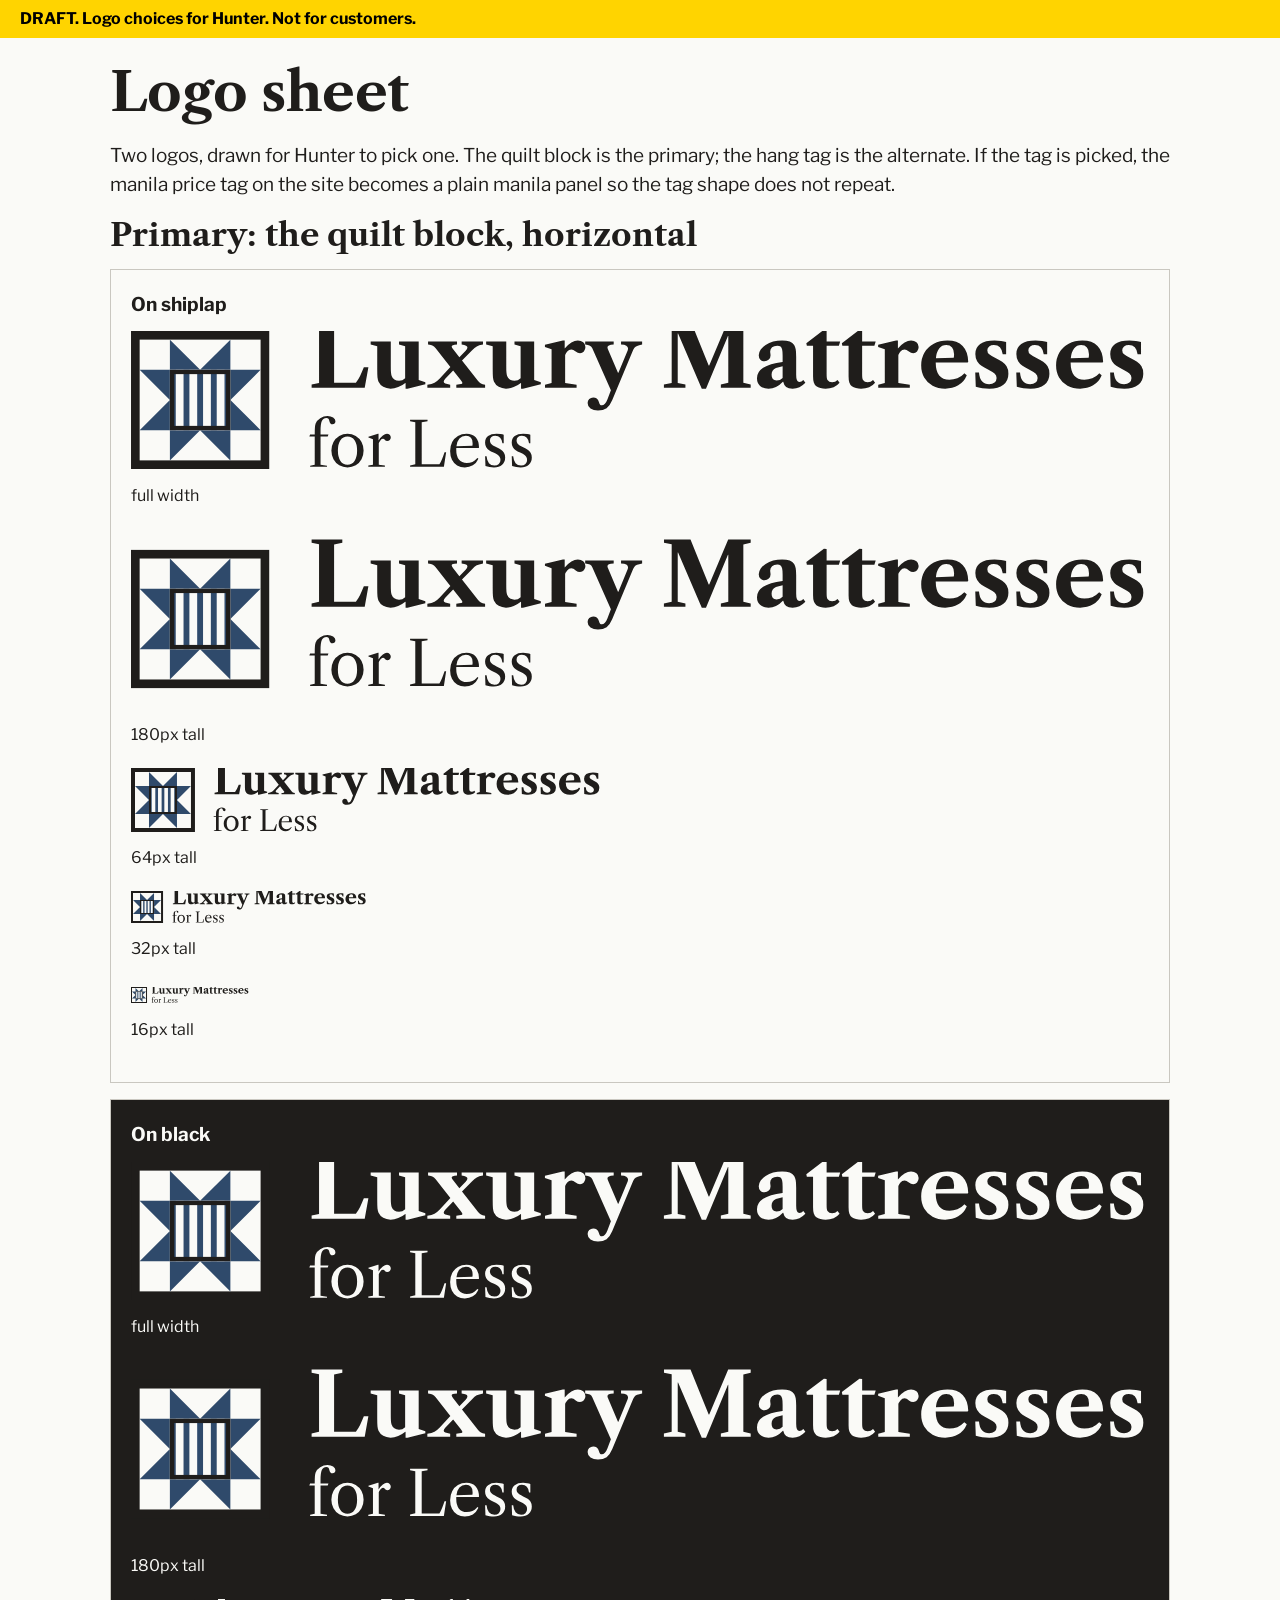
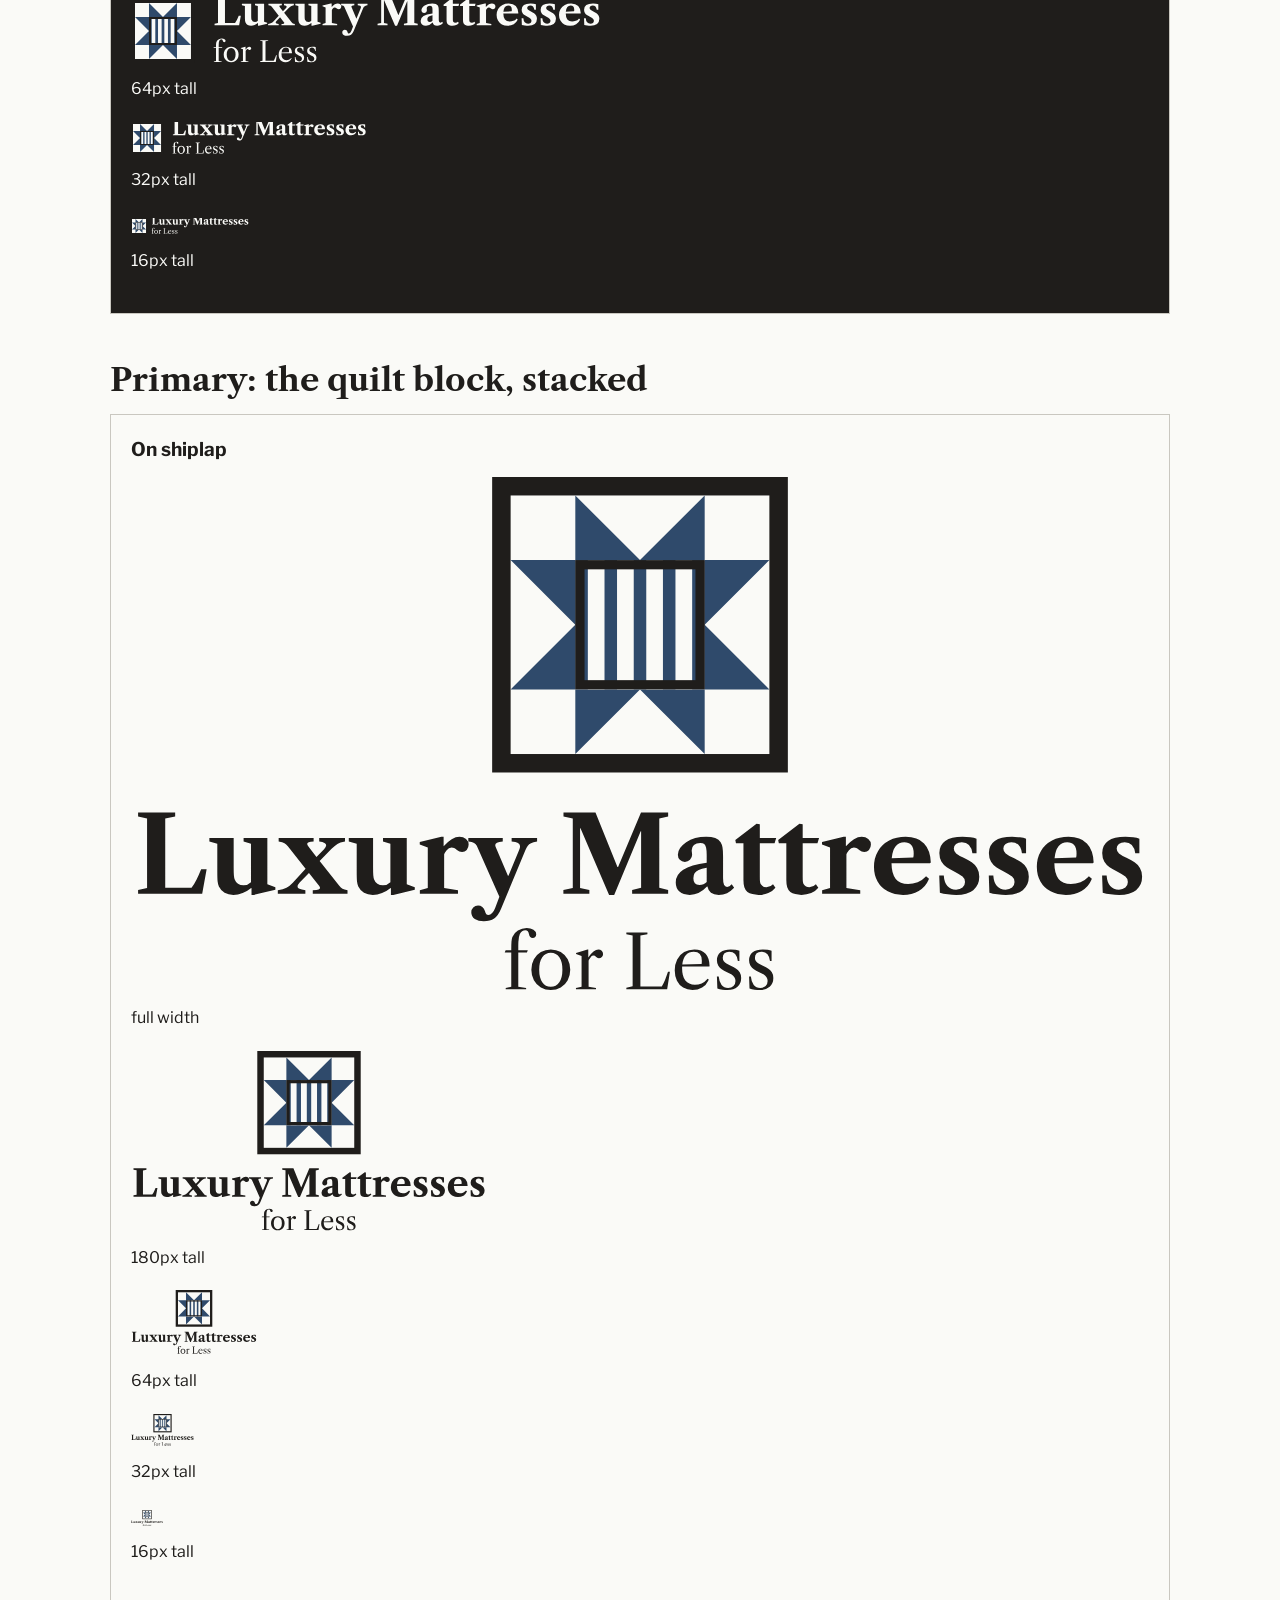
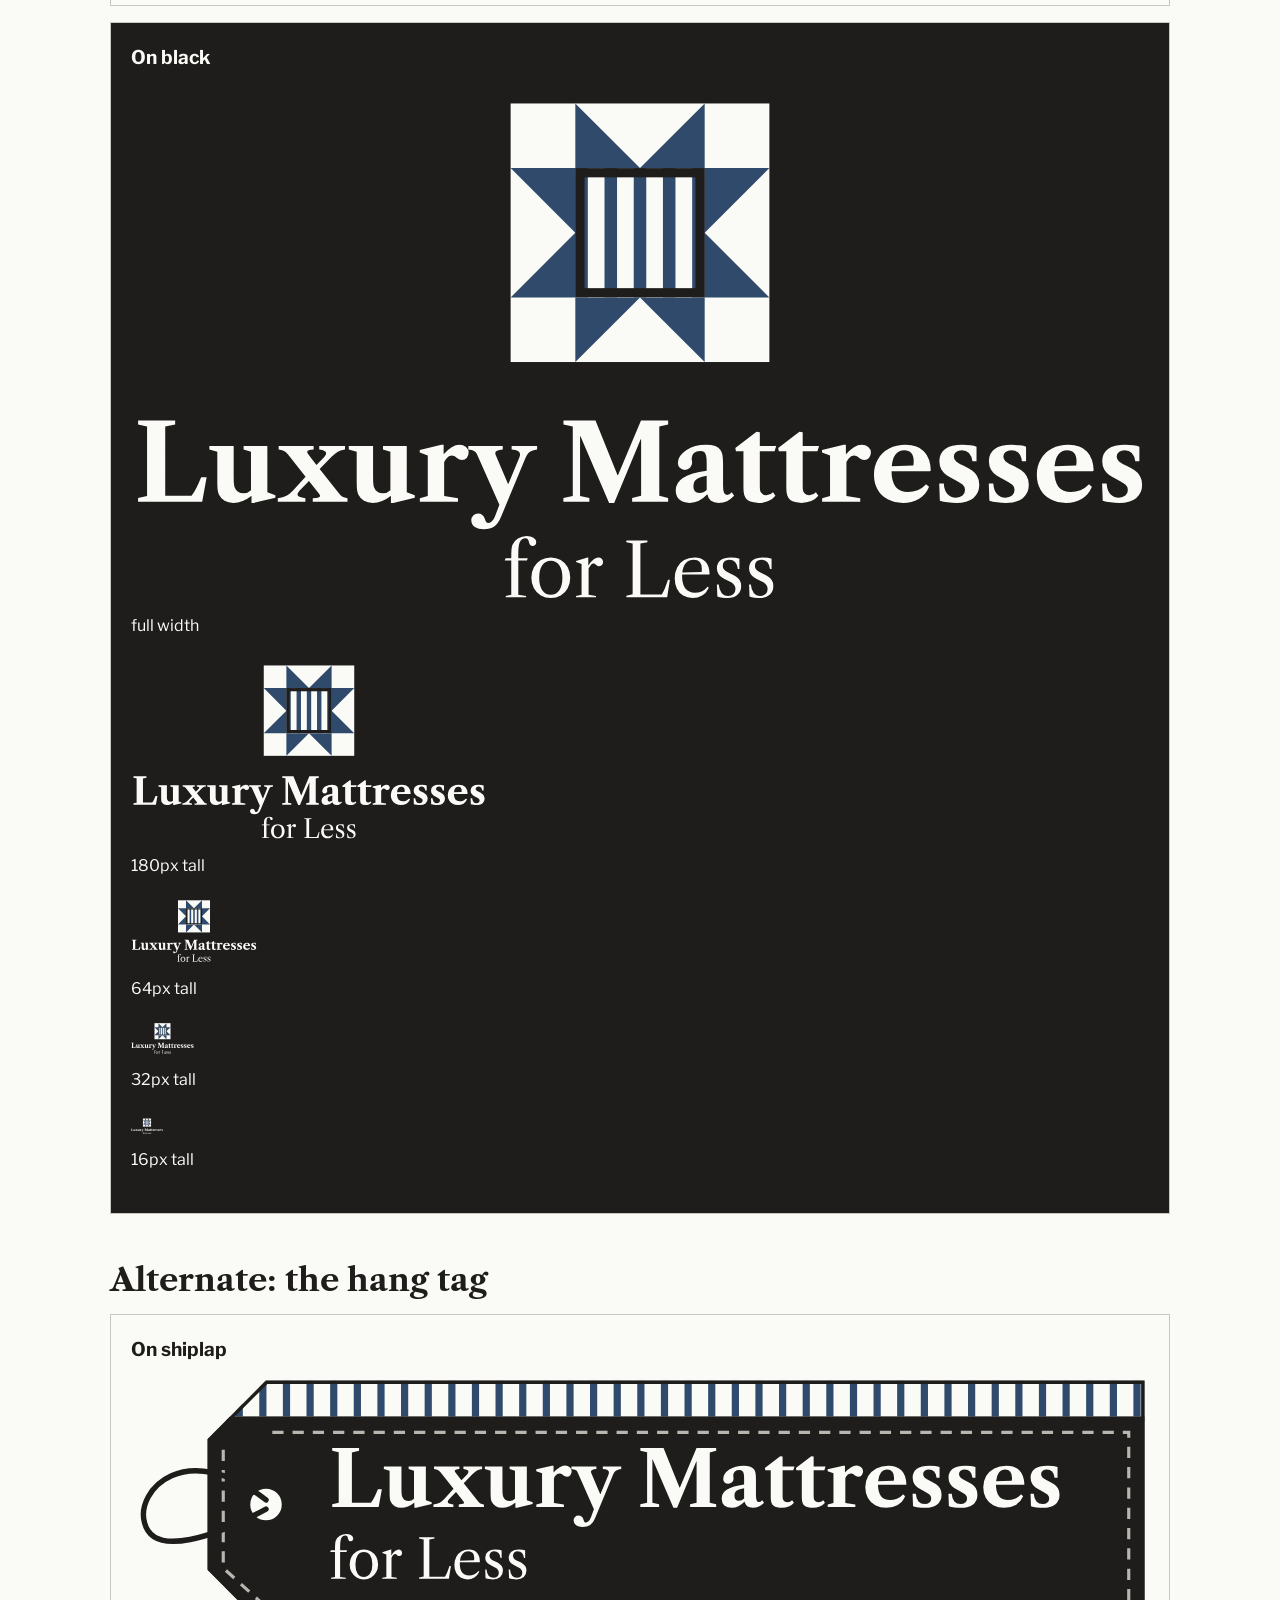
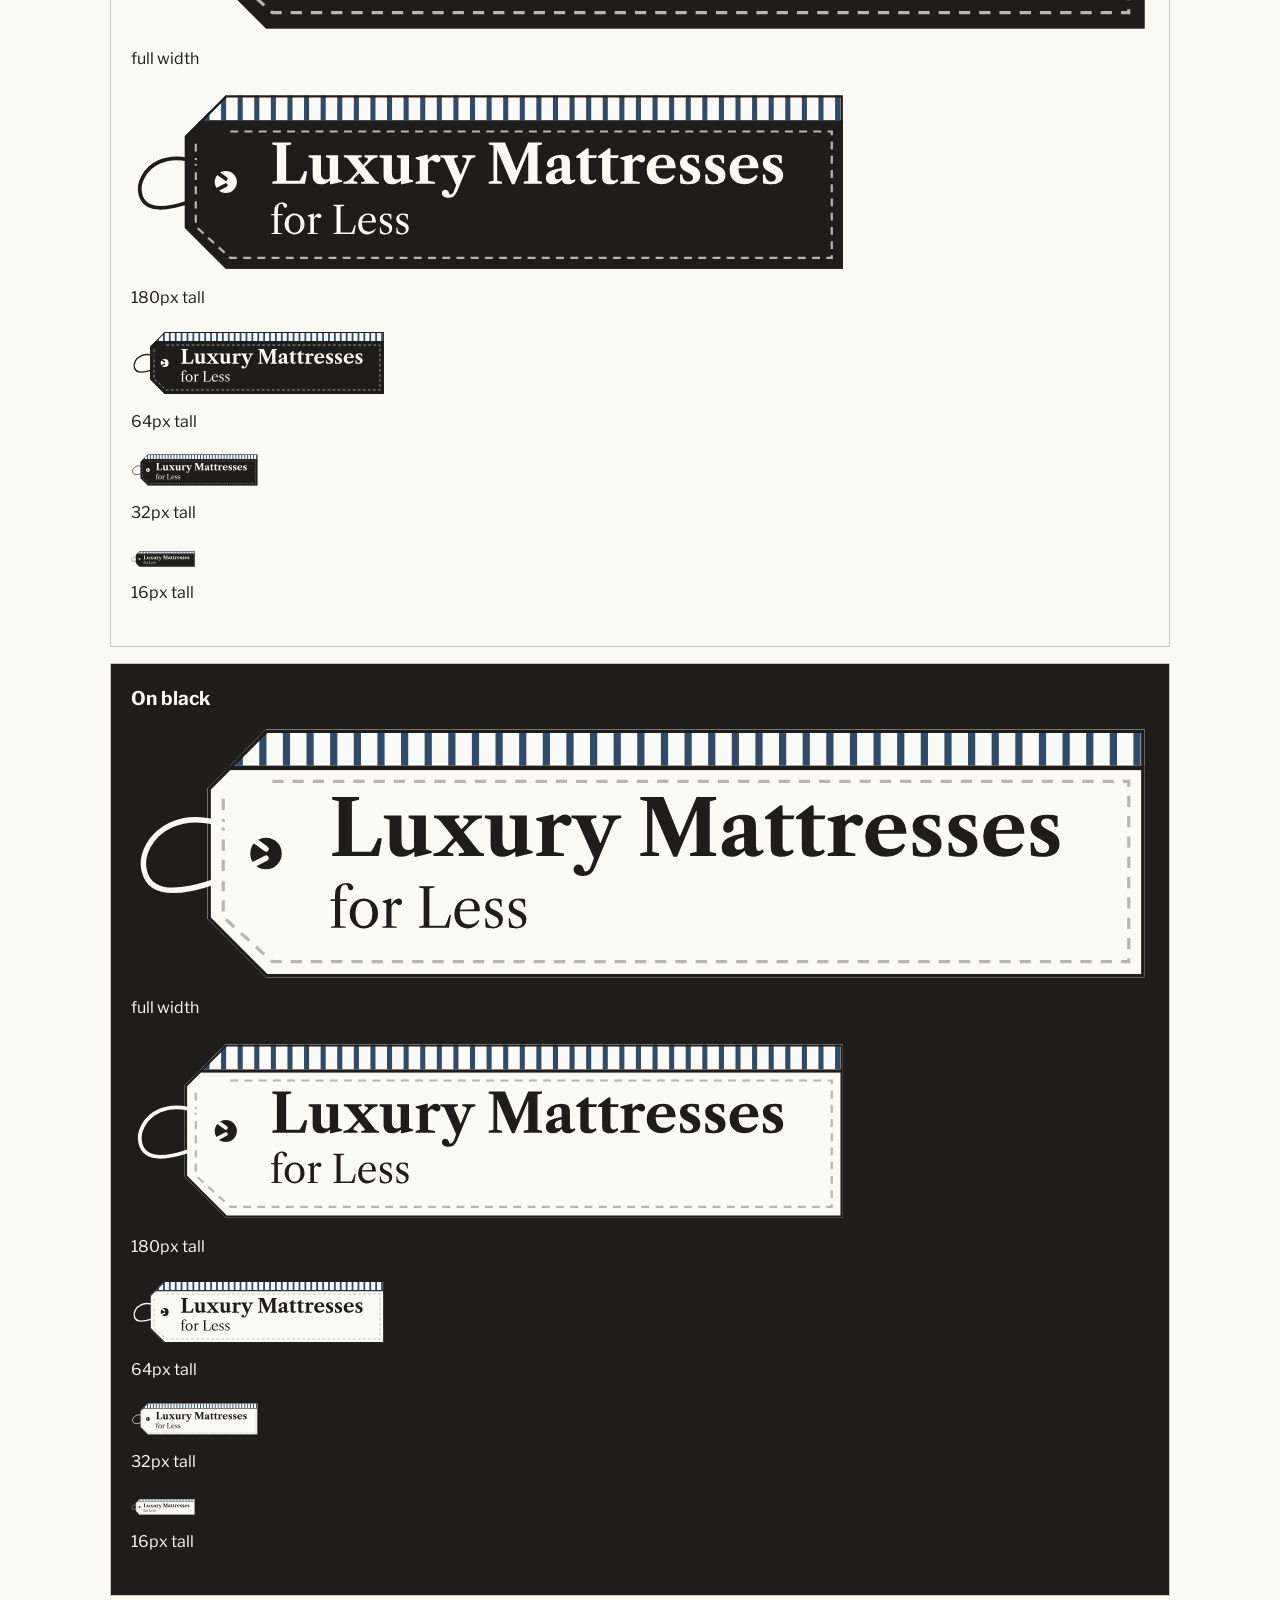
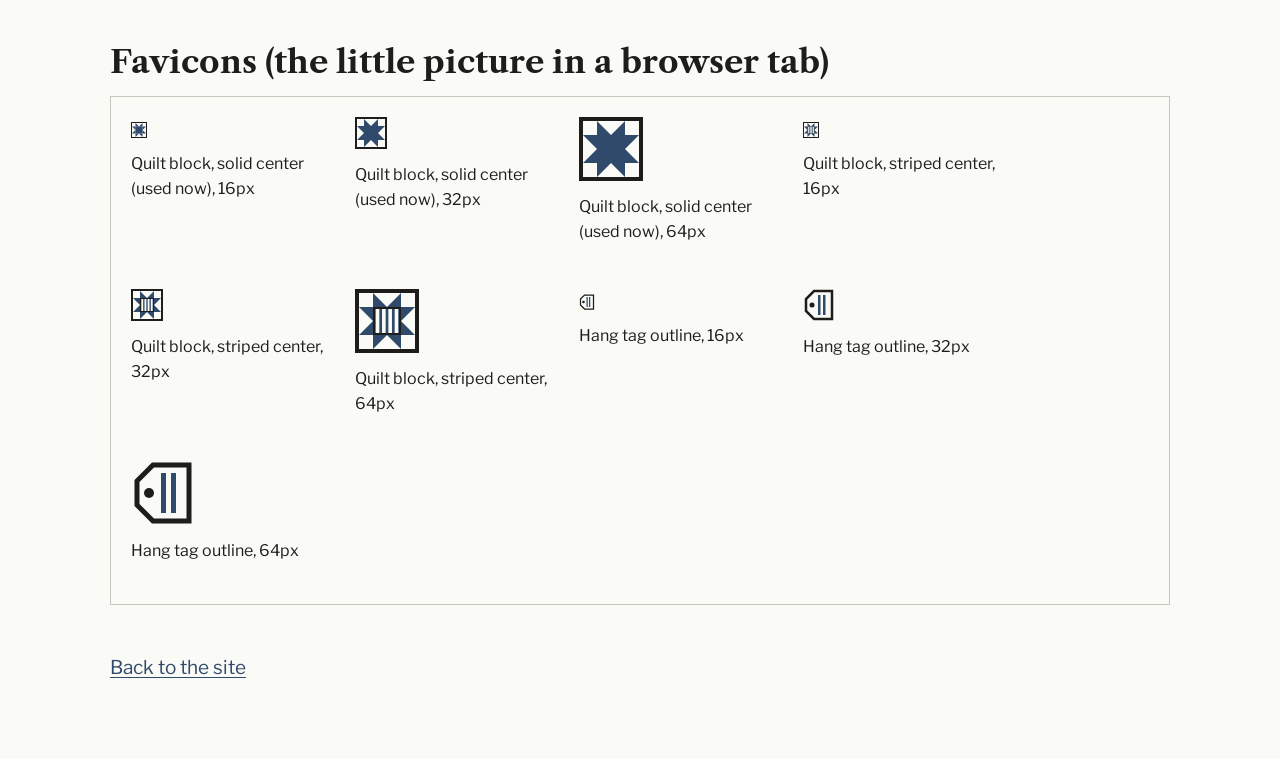
<file: after/logo sheet.html>
<!doctype html>
<html lang="en"><head><meta charset="utf-8"><meta name="viewport" content="width=device-width, initial-scale=1"><meta name="robots" content="noindex, nofollow">
<title>Logo sheet | Luxury Mattresses for Less (DRAFT)</title><link rel="icon" href="img/favicon.svg" type="image/svg+xml"><link rel="stylesheet" href="styles.css">
<style>
.sheet{padding:24px var(--gutter) 60px;max-width:1100px;margin:0 auto}
.sheet section{margin-bottom:48px}
.panel{padding:20px;margin-bottom:16px;border:1px solid var(--galv)}
.panel.dark{background:var(--ink);color:var(--paper)}
.panel figure{margin:0 0 20px}
.panel figcaption{font-size:16px;margin-top:6px}
.label{font-weight:700;margin-bottom:12px}
.icons{display:flex;flex-wrap:wrap;gap:24px}.icons figure{width:200px}
</style></head><body>
<div class="draft-bar">DRAFT. Logo choices for Hunter. Not for customers.</div>
<main class="sheet"><h1>Logo sheet</h1>
<p>Two logos, drawn for Hunter to pick one. The quilt block is the primary; the hang tag is the alternate. If the tag is picked, the manila price tag on the site becomes a plain manila panel so the tag shape does not repeat.</p>
<section><h2>Primary: the quilt block, horizontal</h2><div class="panel light"><p class="label">On shiplap</p><figure><img src="img/logo-quilt-horizontal.svg" alt="" style="width:100%;height:auto"><figcaption>full width</figcaption></figure><figure><img src="img/logo-quilt-horizontal.svg" alt="" style="height:180px;width:auto"><figcaption>180px tall</figcaption></figure><figure><img src="img/logo-quilt-horizontal.svg" alt="" style="height:64px;width:auto"><figcaption>64px tall</figcaption></figure><figure><img src="img/logo-quilt-horizontal.svg" alt="" style="height:32px;width:auto"><figcaption>32px tall</figcaption></figure><figure><img src="img/logo-quilt-horizontal.svg" alt="" style="height:16px;width:auto"><figcaption>16px tall</figcaption></figure></div><div class="panel dark"><p class="label">On black</p><figure><img src="img/logo-quilt-horizontal-dark.svg" alt="" style="width:100%;height:auto"><figcaption>full width</figcaption></figure><figure><img src="img/logo-quilt-horizontal-dark.svg" alt="" style="height:180px;width:auto"><figcaption>180px tall</figcaption></figure><figure><img src="img/logo-quilt-horizontal-dark.svg" alt="" style="height:64px;width:auto"><figcaption>64px tall</figcaption></figure><figure><img src="img/logo-quilt-horizontal-dark.svg" alt="" style="height:32px;width:auto"><figcaption>32px tall</figcaption></figure><figure><img src="img/logo-quilt-horizontal-dark.svg" alt="" style="height:16px;width:auto"><figcaption>16px tall</figcaption></figure></div></section><section><h2>Primary: the quilt block, stacked</h2><div class="panel light"><p class="label">On shiplap</p><figure><img src="img/logo-quilt-stacked.svg" alt="" style="width:100%;height:auto"><figcaption>full width</figcaption></figure><figure><img src="img/logo-quilt-stacked.svg" alt="" style="height:180px;width:auto"><figcaption>180px tall</figcaption></figure><figure><img src="img/logo-quilt-stacked.svg" alt="" style="height:64px;width:auto"><figcaption>64px tall</figcaption></figure><figure><img src="img/logo-quilt-stacked.svg" alt="" style="height:32px;width:auto"><figcaption>32px tall</figcaption></figure><figure><img src="img/logo-quilt-stacked.svg" alt="" style="height:16px;width:auto"><figcaption>16px tall</figcaption></figure></div><div class="panel dark"><p class="label">On black</p><figure><img src="img/logo-quilt-stacked-dark.svg" alt="" style="width:100%;height:auto"><figcaption>full width</figcaption></figure><figure><img src="img/logo-quilt-stacked-dark.svg" alt="" style="height:180px;width:auto"><figcaption>180px tall</figcaption></figure><figure><img src="img/logo-quilt-stacked-dark.svg" alt="" style="height:64px;width:auto"><figcaption>64px tall</figcaption></figure><figure><img src="img/logo-quilt-stacked-dark.svg" alt="" style="height:32px;width:auto"><figcaption>32px tall</figcaption></figure><figure><img src="img/logo-quilt-stacked-dark.svg" alt="" style="height:16px;width:auto"><figcaption>16px tall</figcaption></figure></div></section><section><h2>Alternate: the hang tag</h2><div class="panel light"><p class="label">On shiplap</p><figure><img src="img/logo-tag.svg" alt="" style="width:100%;height:auto"><figcaption>full width</figcaption></figure><figure><img src="img/logo-tag.svg" alt="" style="height:180px;width:auto"><figcaption>180px tall</figcaption></figure><figure><img src="img/logo-tag.svg" alt="" style="height:64px;width:auto"><figcaption>64px tall</figcaption></figure><figure><img src="img/logo-tag.svg" alt="" style="height:32px;width:auto"><figcaption>32px tall</figcaption></figure><figure><img src="img/logo-tag.svg" alt="" style="height:16px;width:auto"><figcaption>16px tall</figcaption></figure></div><div class="panel dark"><p class="label">On black</p><figure><img src="img/logo-tag-dark.svg" alt="" style="width:100%;height:auto"><figcaption>full width</figcaption></figure><figure><img src="img/logo-tag-dark.svg" alt="" style="height:180px;width:auto"><figcaption>180px tall</figcaption></figure><figure><img src="img/logo-tag-dark.svg" alt="" style="height:64px;width:auto"><figcaption>64px tall</figcaption></figure><figure><img src="img/logo-tag-dark.svg" alt="" style="height:32px;width:auto"><figcaption>32px tall</figcaption></figure><figure><img src="img/logo-tag-dark.svg" alt="" style="height:16px;width:auto"><figcaption>16px tall</figcaption></figure></div></section><section><h2>Favicons (the little picture in a browser tab)</h2><div class="panel light icons"><figure><img src="img/favicon.svg" alt="" width="16" height="16"><figcaption>Quilt block, solid center (used now), 16px</figcaption></figure><figure><img src="img/favicon.svg" alt="" width="32" height="32"><figcaption>Quilt block, solid center (used now), 32px</figcaption></figure><figure><img src="img/favicon.svg" alt="" width="64" height="64"><figcaption>Quilt block, solid center (used now), 64px</figcaption></figure><figure><img src="img/quilt-block.svg" alt="" width="16" height="16"><figcaption>Quilt block, striped center, 16px</figcaption></figure><figure><img src="img/quilt-block.svg" alt="" width="32" height="32"><figcaption>Quilt block, striped center, 32px</figcaption></figure><figure><img src="img/quilt-block.svg" alt="" width="64" height="64"><figcaption>Quilt block, striped center, 64px</figcaption></figure><figure><img src="img/tag-favicon.svg" alt="" width="16" height="16"><figcaption>Hang tag outline, 16px</figcaption></figure><figure><img src="img/tag-favicon.svg" alt="" width="32" height="32"><figcaption>Hang tag outline, 32px</figcaption></figure><figure><img src="img/tag-favicon.svg" alt="" width="64" height="64"><figcaption>Hang tag outline, 64px</figcaption></figure></div></section>
<p><a href="index.html">Back to the site</a></p></main></body></html>
</file>
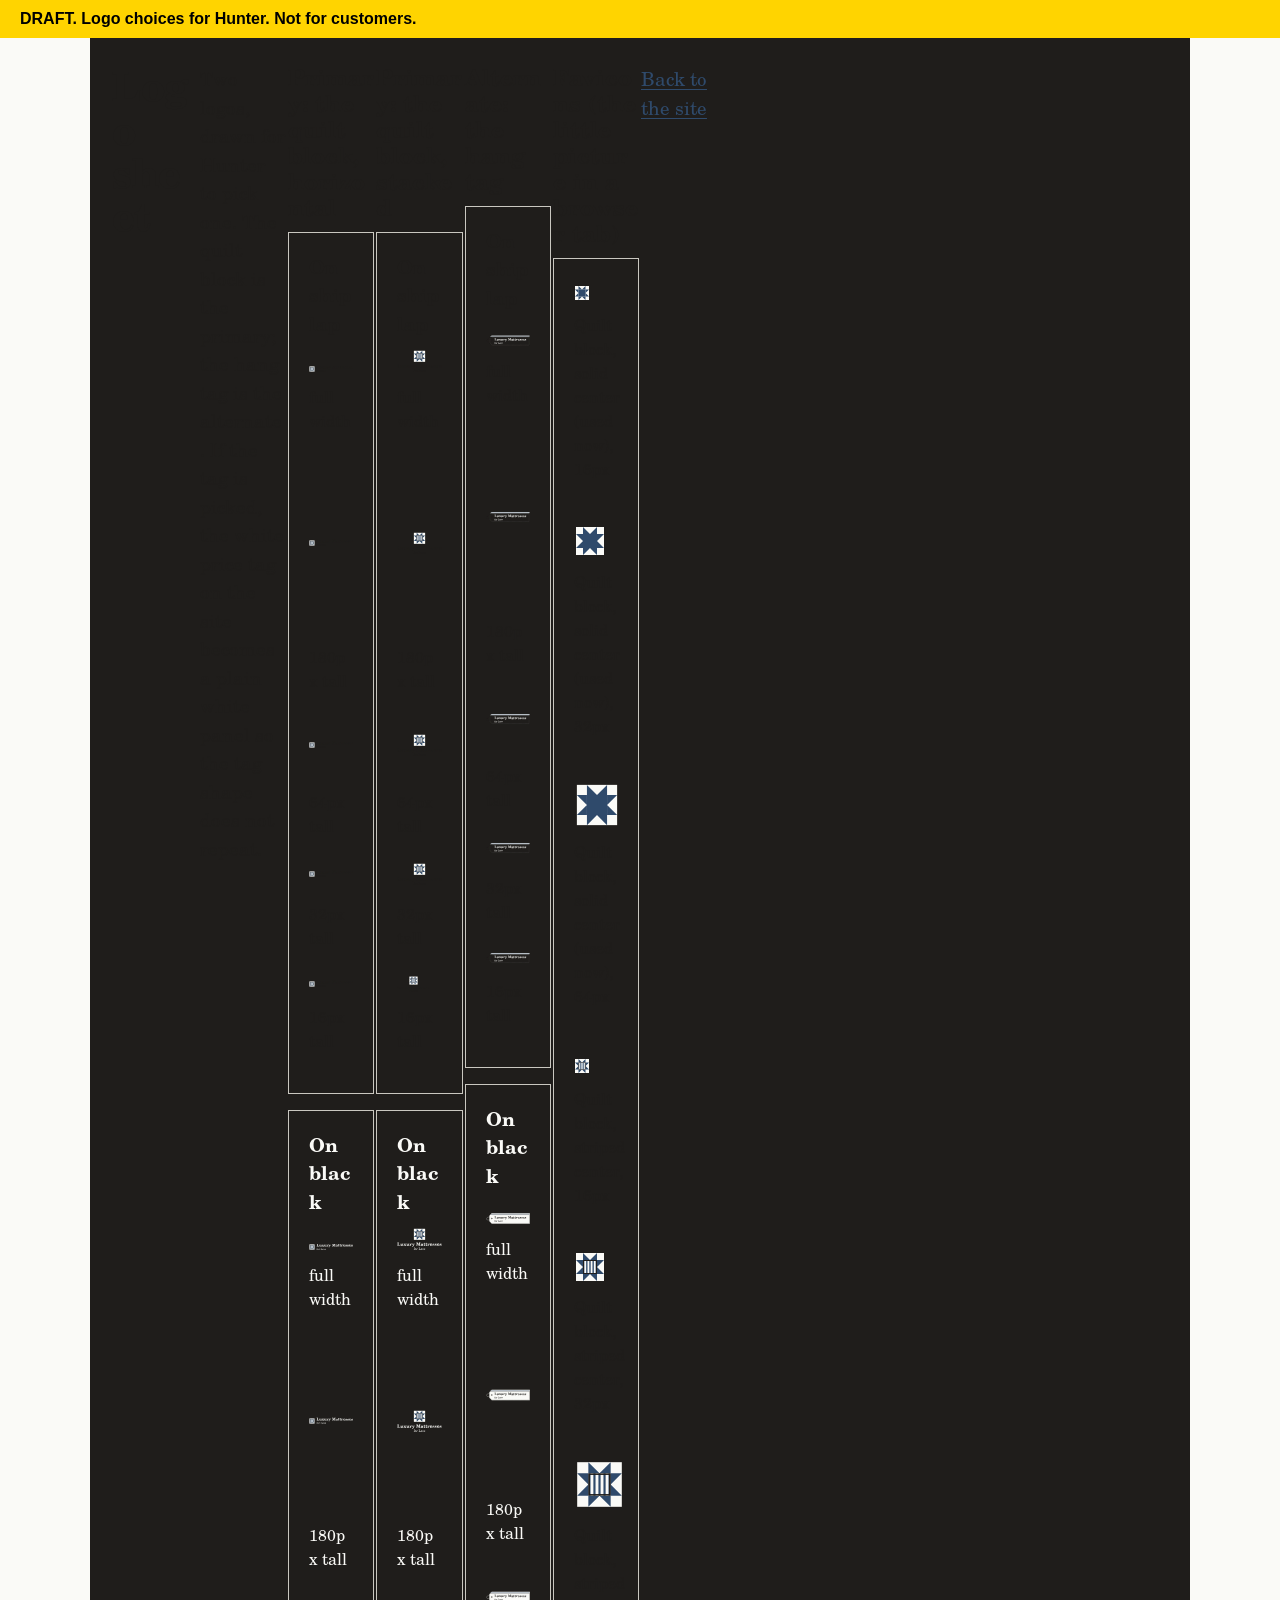
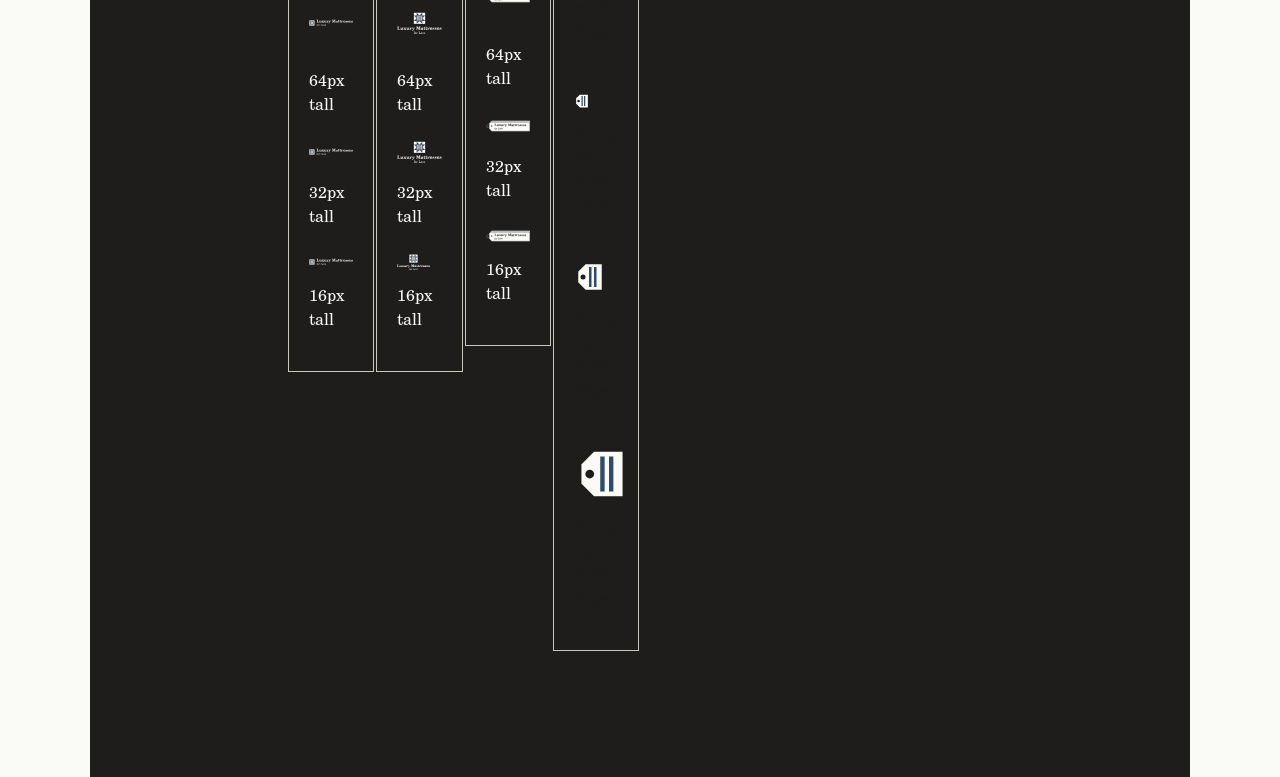
<file: research/logo sheet.html>
<!doctype html>
<html lang="en"><head><meta charset="utf-8"><meta name="viewport" content="width=device-width, initial-scale=1"><meta name="robots" content="noindex, nofollow">
<title>Logo sheet | Luxury Mattresses for Less (DRAFT)</title><link rel="icon" href="img/favicon.svg" type="image/svg+xml"><link rel="stylesheet" href="styles.css">
<style>
.sheet{padding:24px var(--gutter) 60px;max-width:1100px;margin:0 auto}
.sheet section{margin-bottom:48px}
.panel{padding:20px;margin-bottom:16px;border:1px solid var(--galv)}
.panel.dark{background:var(--ink);color:var(--paper)}
.panel figure{margin:0 0 20px}
.panel figcaption{font-size:16px;margin-top:6px}
.label{font-weight:700;margin-bottom:12px}
.icons{display:flex;flex-wrap:wrap;gap:24px}.icons figure{width:200px}
</style></head><body>
<div class="draft-bar">DRAFT. Logo choices for Hunter. Not for customers.</div>
<main class="sheet"><h1>Logo sheet</h1>
<p>Two logos, drawn for Hunter to pick one. The quilt block is the primary; the hang tag is the alternate. If the tag is picked, the white price tag on the site becomes a plain white panel so the tag shape does not repeat.</p>
<section><h2>Primary: the quilt block, horizontal</h2><div class="panel light"><p class="label">On shiplap</p><figure><img src="img/logo-quilt-horizontal.svg" alt="" style="width:100%;height:auto"><figcaption>full width</figcaption></figure><figure><img src="img/logo-quilt-horizontal.svg" alt="" style="height:180px;width:auto"><figcaption>180px tall</figcaption></figure><figure><img src="img/logo-quilt-horizontal.svg" alt="" style="height:64px;width:auto"><figcaption>64px tall</figcaption></figure><figure><img src="img/logo-quilt-horizontal.svg" alt="" style="height:32px;width:auto"><figcaption>32px tall</figcaption></figure><figure><img src="img/logo-quilt-horizontal.svg" alt="" style="height:16px;width:auto"><figcaption>16px tall</figcaption></figure></div><div class="panel dark"><p class="label">On black</p><figure><img src="img/logo-quilt-horizontal-dark.svg" alt="" style="width:100%;height:auto"><figcaption>full width</figcaption></figure><figure><img src="img/logo-quilt-horizontal-dark.svg" alt="" style="height:180px;width:auto"><figcaption>180px tall</figcaption></figure><figure><img src="img/logo-quilt-horizontal-dark.svg" alt="" style="height:64px;width:auto"><figcaption>64px tall</figcaption></figure><figure><img src="img/logo-quilt-horizontal-dark.svg" alt="" style="height:32px;width:auto"><figcaption>32px tall</figcaption></figure><figure><img src="img/logo-quilt-horizontal-dark.svg" alt="" style="height:16px;width:auto"><figcaption>16px tall</figcaption></figure></div></section><section><h2>Primary: the quilt block, stacked</h2><div class="panel light"><p class="label">On shiplap</p><figure><img src="img/logo-quilt-stacked.svg" alt="" style="width:100%;height:auto"><figcaption>full width</figcaption></figure><figure><img src="img/logo-quilt-stacked.svg" alt="" style="height:180px;width:auto"><figcaption>180px tall</figcaption></figure><figure><img src="img/logo-quilt-stacked.svg" alt="" style="height:64px;width:auto"><figcaption>64px tall</figcaption></figure><figure><img src="img/logo-quilt-stacked.svg" alt="" style="height:32px;width:auto"><figcaption>32px tall</figcaption></figure><figure><img src="img/logo-quilt-stacked.svg" alt="" style="height:16px;width:auto"><figcaption>16px tall</figcaption></figure></div><div class="panel dark"><p class="label">On black</p><figure><img src="img/logo-quilt-stacked-dark.svg" alt="" style="width:100%;height:auto"><figcaption>full width</figcaption></figure><figure><img src="img/logo-quilt-stacked-dark.svg" alt="" style="height:180px;width:auto"><figcaption>180px tall</figcaption></figure><figure><img src="img/logo-quilt-stacked-dark.svg" alt="" style="height:64px;width:auto"><figcaption>64px tall</figcaption></figure><figure><img src="img/logo-quilt-stacked-dark.svg" alt="" style="height:32px;width:auto"><figcaption>32px tall</figcaption></figure><figure><img src="img/logo-quilt-stacked-dark.svg" alt="" style="height:16px;width:auto"><figcaption>16px tall</figcaption></figure></div></section><section><h2>Alternate: the hang tag</h2><div class="panel light"><p class="label">On shiplap</p><figure><img src="img/logo-tag.svg" alt="" style="width:100%;height:auto"><figcaption>full width</figcaption></figure><figure><img src="img/logo-tag.svg" alt="" style="height:180px;width:auto"><figcaption>180px tall</figcaption></figure><figure><img src="img/logo-tag.svg" alt="" style="height:64px;width:auto"><figcaption>64px tall</figcaption></figure><figure><img src="img/logo-tag.svg" alt="" style="height:32px;width:auto"><figcaption>32px tall</figcaption></figure><figure><img src="img/logo-tag.svg" alt="" style="height:16px;width:auto"><figcaption>16px tall</figcaption></figure></div><div class="panel dark"><p class="label">On black</p><figure><img src="img/logo-tag-dark.svg" alt="" style="width:100%;height:auto"><figcaption>full width</figcaption></figure><figure><img src="img/logo-tag-dark.svg" alt="" style="height:180px;width:auto"><figcaption>180px tall</figcaption></figure><figure><img src="img/logo-tag-dark.svg" alt="" style="height:64px;width:auto"><figcaption>64px tall</figcaption></figure><figure><img src="img/logo-tag-dark.svg" alt="" style="height:32px;width:auto"><figcaption>32px tall</figcaption></figure><figure><img src="img/logo-tag-dark.svg" alt="" style="height:16px;width:auto"><figcaption>16px tall</figcaption></figure></div></section><section><h2>Favicons (the little picture in a browser tab)</h2><div class="panel light icons"><figure><img src="img/favicon.svg" alt="" width="16" height="16"><figcaption>Quilt block, solid center (used now), 16px</figcaption></figure><figure><img src="img/favicon.svg" alt="" width="32" height="32"><figcaption>Quilt block, solid center (used now), 32px</figcaption></figure><figure><img src="img/favicon.svg" alt="" width="64" height="64"><figcaption>Quilt block, solid center (used now), 64px</figcaption></figure><figure><img src="img/quilt-block.svg" alt="" width="16" height="16"><figcaption>Quilt block, striped center, 16px</figcaption></figure><figure><img src="img/quilt-block.svg" alt="" width="32" height="32"><figcaption>Quilt block, striped center, 32px</figcaption></figure><figure><img src="img/quilt-block.svg" alt="" width="64" height="64"><figcaption>Quilt block, striped center, 64px</figcaption></figure><figure><img src="img/tag-favicon.svg" alt="" width="16" height="16"><figcaption>Hang tag outline, 16px</figcaption></figure><figure><img src="img/tag-favicon.svg" alt="" width="32" height="32"><figcaption>Hang tag outline, 32px</figcaption></figure><figure><img src="img/tag-favicon.svg" alt="" width="64" height="64"><figcaption>Hang tag outline, 64px</figcaption></figure></div></section>
<p><a href="index.html">Back to the site</a></p></main></body></html>
</file>
<file: styles.css>
/* Luxury Mattresses for Less. Colors are named for real things (see the final plan). */
@font-face { font-family: "Atkinson Hyperlegible Next"; src: url("fonts/atkinson-next-latin.woff2") format("woff2"); font-weight: 200 800; font-display: swap; }
@font-face { font-family: "Zilla Slab"; src: url("fonts/zilla-slab-600-latin.woff2") format("woff2"); font-weight: 600; font-display: swap; }
@font-face { font-family: "Zilla Slab"; src: url("fonts/zilla-slab-700-latin.woff2") format("woff2"); font-weight: 700; font-display: swap; }

:root {
  --shiplap: #F7F6F2;     /* painted board walls */
  --black: #1F1D1B;       /* tobacco-barn black */
  --blue: #2F4A6B;        /* mattress ticking */
  --red: #7A433B;         /* barn red, SW 7591 "Red Barn" (#7C453D) a hair darker so white text clears 7:1 */
  --red-pressed: #6A3B34;
  --galv: #B8B6AF;        /* galvanized tin, hairlines only */
  --body: "Atkinson Hyperlegible Next", "Atkinson Hyperlegible", Verdana, sans-serif;
  --slab: "Zilla Slab", Rockwell, "Roboto Slab", Georgia, serif;
  --ticking: repeating-linear-gradient(90deg, var(--blue) 0 3px, var(--shiplap) 3px 7px);
  --gutter: 20px;
}

*, *::before, *::after { box-sizing: border-box; }
html { -webkit-text-size-adjust: 100%; scroll-behavior: smooth; }
@media (prefers-reduced-motion: reduce) { html { scroll-behavior: auto; } }
body {
  margin: 0;
  background: var(--shiplap);
  color: var(--black);
  font-family: var(--body);
  font-size: 19px;
  line-height: 1.55;
  overflow-wrap: break-word;
}
img { max-width: 100%; height: auto; }

h1, h2 { font-family: var(--slab); font-weight: 700; line-height: 1.15; margin: 0 0 0.5em; }
h1 { font-size: 32px; }
h2 { font-size: 30px; }
p { margin: 0 0 0.9em; }
.nb { white-space: nowrap; font-variant-numeric: tabular-nums; }
/* Prices in the slab face: the body face draws zero with a slash, which reads oddly in a price */
.price-line .nb, .price-rows dd, .steps .nb { font-family: var(--slab); font-weight: 600; font-size: 1.08em; }

a { color: var(--blue); text-underline-offset: 3px; }
a:focus-visible, button:focus-visible { outline: 3px solid var(--blue); outline-offset: 2px; }

.wrap { max-width: 36em; padding-left: var(--gutter); padding-right: var(--gutter); margin-left: auto; margin-right: auto; }
@media (max-width: 359px) { :root { --gutter: 16px; } }

/* ---------- DRAFT marking (remove when Hunter approves) ---------- */
.draft-bar {
  background: #ffd400; color: #000;
  font-size: 16px; font-weight: 700; line-height: 1.4;
  padding: 8px var(--gutter);
}
.draft-mark {
  position: fixed; inset: 0; z-index: 10; pointer-events: none; opacity: 0.06;
  background-image: url("data:image/svg+xml,%3Csvg xmlns='http://www.w3.org/2000/svg' width='300' height='220'%3E%3Ctext x='150' y='120' text-anchor='middle' font-family='Arial,Helvetica,sans-serif' font-size='52' font-weight='bold' fill='%23000' transform='rotate(-30 150 110)'%3EDRAFT%3C/text%3E%3C/svg%3E");
}

/* ---------- Header ---------- */
.site-header { border-bottom: 1px solid var(--galv); }
.header-row { display: flex; align-items: center; justify-content: space-between; gap: 12px; padding-top: 10px; padding-bottom: 10px; }
.header-logo { display: block; line-height: 0; }
.header-logo img { height: 44px; width: auto; }
.header-email { display: inline-flex; align-items: center; min-height: 44px; font-weight: 700; white-space: nowrap; }
@media (max-width: 400px) { .header-logo img { height: 36px; } }
@media (max-width: 359px) { .header-logo img { height: 31px; } .header-email { font-size: 17px; } }

/* ---------- Opening ---------- */
.opening { padding-top: 22px; padding-bottom: 36px; }
.opening h1 { margin-bottom: 14px; }
.price-line { font-size: 21px; font-weight: 700; margin-bottom: 18px; }

.btn-email {
  display: flex; align-items: center; justify-content: center; text-align: center;
  width: 100%; min-height: 56px; padding: 10px 18px;
  background: var(--red); color: var(--shiplap);
  font-family: var(--body); font-size: 20px; font-weight: 700; line-height: 1.2;
  text-decoration: none; border-radius: 2px;
}
.btn-email:hover { background: var(--red-pressed); }
.btn-email:active { background: var(--red-pressed); }
.place { margin-top: 14px; margin-bottom: 0; }

/* ---------- Prices: the hang tag ---------- */
.pair { padding-top: 8px; }
.price-tag {
  position: relative;
  background: var(--black); color: var(--shiplap);
  padding: 52px 24px 24px;
  clip-path: polygon(28px 0, calc(100% - 28px) 0, 100% 28px, 100% 100%, 0 100%, 0 28px);
  margin: 0 0 44px;
}
.price-tag::before { /* the punched hole */
  content: ""; position: absolute; top: 16px; left: 50%; width: 14px; height: 14px; margin-left: -7px;
  border-radius: 50%; background: var(--shiplap);
}
.price-tag h2 { color: var(--shiplap); }
.price-rows { margin: 0 0 16px; padding: 0; }
.price-rows .row { display: flex; flex-wrap: wrap; align-items: baseline; gap: 0 8px; font-size: 20px; padding: 4px 0; }
.price-rows dt { font-weight: 700; }
.price-rows .row::after { content: none; }
.price-rows dt { order: 1; }
.price-rows .row::before { content: ""; order: 2; flex: 1; border-bottom: 2px dotted var(--galv); transform: translateY(-5px); min-width: 16px; }
.price-rows dd { order: 3; margin: 0 0 0 auto; font-variant-numeric: tabular-nums; }
.price-tag p:last-child { margin-bottom: 0; }
.price-tag .small { font-size: 17px; }

.why { margin-bottom: 40px; }

/* ---------- Photo frame ---------- */
.photo { margin-top: 0; margin-bottom: 44px; }
.photo-frame {
  aspect-ratio: 4 / 3; padding: 12px; background: var(--ticking);
  display: flex;
}
.photo-frame > * { flex: 1; min-width: 0; }
.photo-empty {
  margin: 0; background: var(--shiplap);
  display: flex; align-items: center; justify-content: center; text-align: center;
  font-size: 18px; padding: 16px;
}
.photo-frame img { display: block; width: 100%; height: 100%; object-fit: cover; }

/* ---------- Brands, stock, how ---------- */
.brands, .in-stock, .how { margin-bottom: 40px; }
.brand-list { font-family: var(--slab); font-weight: 600; font-size: 22px; line-height: 1.35; }
.stock-list { padding-left: 1.2em; }
.steps { padding-left: 1.4em; margin: 0 0 18px; }
.steps li { margin-bottom: 8px; padding-left: 4px; }

/* ---------- Contact ---------- */
.contact { padding-top: 32px; border-top: 1px solid var(--galv); margin-bottom: 52px; }
.contact .btn-email { margin: 6px 0 22px; }
.address-row { display: flex; min-width: 0; flex-direction: column; align-items: flex-start; gap: 12px; }
.address { font-size: 22px; font-weight: 700; margin: 0; max-width: 100%; overflow-wrap: anywhere; user-select: all; -webkit-user-select: all; }
.btn-copy {
  min-height: 48px; padding: 8px 20px;
  background: transparent; color: var(--black);
  border: 1px solid var(--black); border-radius: 2px;
  font-family: var(--body); font-size: 18px; font-weight: 700; cursor: pointer;
}
.btn-copy:active { background: #ECEBE6; }

/* ---------- Footer ---------- */
.site-footer {
  background: var(--black); color: var(--shiplap);
  border-top: 12px solid transparent; border-image: var(--ticking) 1;
  padding: 32px 0 36px;
}
.footer-logo { display: block; width: 168px; height: auto; margin-bottom: 16px; }
.site-footer p { margin-bottom: 20px; }
.credit {
  display: flex; align-items: center; flex-wrap: wrap; gap: 12px;
  border-top: 1px solid var(--galv); padding-top: 20px;
  font-size: 16px;
}
.credit img { display: block; width: 120px; height: auto; margin: 10px 10px 10px 0; }

/* ---------- Wider screens ---------- */
@media (min-width: 820px) {
  .wrap { max-width: 60em; }
  h1 { font-size: 48px; max-width: 18em; }
  h2 { font-size: 40px; }
  .opening { padding-top: 48px; padding-bottom: 56px; }
  .btn-email { max-width: 22em; }
  .pair { display: grid; grid-template-columns: 40% 1fr; gap: 56px; align-items: start; }
  .photo { max-width: 60em; }
  .photo-frame { max-width: 36em; }
  .address-row { flex-direction: row; align-items: center; gap: 24px; }
}
</file>
<file: after/styles.css>
/* Luxury Mattresses for Less, after Fable's pass.
   Type: Libre Caslon (headings) is the face of the American printed word, almanacs and the local paper;
   Libre Franklin (text and prices) is Franklin Gothic, the face of American store signs and price cards.
   Colors are named for real things. Red is for prices and nothing else. */
@font-face { font-family: "Libre Franklin"; src: url("fonts/libre-franklin-latin.woff2") format("woff2"); font-weight: 400 800; font-display: swap; }
@font-face { font-family: "Libre Caslon Text"; src: url("fonts/libre-caslon-400-latin.woff2") format("woff2"); font-weight: 400; font-display: swap; }
@font-face { font-family: "Libre Caslon Text"; src: url("fonts/libre-caslon-700-latin.woff2") format("woff2"); font-weight: 700; font-display: swap; }

:root {
  --paper: #FAFAF7;       /* shiplap white */
  --ink: #1F1D1B;         /* tobacco-barn black */
  --blue: #2F4A6B;        /* mattress ticking: buttons, links, the contact band */
  --blue-pressed: #24395A;
  --red: #7A433B;         /* barn red: prices only */
  --manila: #ECE2C9;      /* a manila hang tag */
  --manila-edge: #D9CBA6;
  --galv: #C9C7C0;        /* galvanized tin: hairlines only */
  --sans: "Libre Franklin", "Franklin Gothic Medium", Arial, sans-serif;
  --serif: "Libre Caslon Text", "Big Caslon", Georgia, serif;
  --ticking: repeating-linear-gradient(90deg, var(--blue) 0 3px, var(--paper) 3px 7px);
  --gutter: 20px;
}

*, *::before, *::after { box-sizing: border-box; }
html { -webkit-text-size-adjust: 100%; scroll-behavior: smooth; }
@media (prefers-reduced-motion: reduce) { html { scroll-behavior: auto; } }
body {
  margin: 0;
  background: var(--paper);
  color: var(--ink);
  font-family: var(--sans);
  font-size: 19px;
  line-height: 1.55;
  overflow-wrap: break-word;
}
img { max-width: 100%; height: auto; }
[hidden] { display: none !important; }

h1, h2 { font-family: var(--serif); font-weight: 700; line-height: 1.12; margin: 0 0 0.5em; }
h1 { font-size: 34px; letter-spacing: -0.01em; text-wrap: balance; }
h2 { font-size: 28px; }
p { margin: 0 0 0.9em; }
b { font-weight: 800; }
.nb { white-space: nowrap; }

a { color: var(--blue); text-underline-offset: 3px; }
a:focus-visible, button:focus-visible { outline: 3px solid var(--blue); outline-offset: 2px; }

.wrap { max-width: 72rem; padding-left: var(--gutter); padding-right: var(--gutter); margin-left: auto; margin-right: auto; }
@media (max-width: 359px) { :root { --gutter: 16px; } }

/* ---------- DRAFT marking (remove when Hunter approves) ---------- */
.draft-bar {
  background: #ffd400; color: #000;
  font-size: 16px; font-weight: 700; line-height: 1.4;
  padding: 8px var(--gutter);
}
.draft-mark {
  position: fixed; inset: 0; z-index: 10; pointer-events: none; opacity: 0.06;
  background-image: url("data:image/svg+xml,%3Csvg xmlns='http://www.w3.org/2000/svg' width='300' height='220'%3E%3Ctext x='150' y='120' text-anchor='middle' font-family='Arial,Helvetica,sans-serif' font-size='52' font-weight='bold' fill='%23000' transform='rotate(-30 150 110)'%3EDRAFT%3C/text%3E%3C/svg%3E");
}

/* ---------- Header ---------- */
.site-header { border-bottom: 1px solid var(--galv); }
.header-row { display: flex; align-items: center; justify-content: space-between; gap: 12px; padding-top: 12px; padding-bottom: 12px; }
.header-logo { display: block; line-height: 0; }
.header-logo img { height: 40px; width: auto; }
.header-email { display: inline-flex; align-items: center; min-height: 44px; font-weight: 700; white-space: nowrap; }
@media (max-width: 400px) { .header-logo img { height: 32px; } }
@media (max-width: 359px) { .header-logo img { height: 27px; } .header-email { font-size: 17px; } }

/* ---------- Opening: the claim on the left, the price tag on the right ---------- */
.opening { padding-top: 26px; padding-bottom: 8px; }
.opening h1 { margin-bottom: 12px; }
.claim { font-size: 23px; font-weight: 800; line-height: 1.25; color: var(--red); margin-bottom: 14px; }
.brands-line { font-size: 17px; line-height: 1.45; margin-bottom: 20px; }

.btn-email {
  display: flex; align-items: center; justify-content: center; text-align: center;
  width: 100%; min-height: 56px; padding: 10px 18px;
  background: var(--blue); color: var(--paper);
  font-family: var(--sans); font-size: 20px; font-weight: 700; line-height: 1.2;
  text-decoration: none; border-radius: 2px;
}
.btn-email:hover, .btn-email:active { background: var(--blue-pressed); }
.place { margin: 14px 0 0; font-size: 17px; }

/* The price tag: manila card stock, clipped top corners, a punched hole with its reinforcing ring */
.price-tag {
  position: relative;
  background: var(--manila); color: var(--ink);
  padding: 58px 24px 22px;
  clip-path: polygon(30px 0, calc(100% - 30px) 0, 100% 30px, 100% 100%, 0 100%, 0 30px);
  margin: 36px 0 8px;
}
.price-tag::before { /* reinforcing ring */
  content: ""; position: absolute; top: 14px; left: 50%; width: 26px; height: 26px; margin-left: -13px;
  border-radius: 50%; background: var(--manila-edge);
}
.price-tag::after { /* the hole: shows the page through */
  content: ""; position: absolute; top: 20px; left: 50%; width: 14px; height: 14px; margin-left: -7px;
  border-radius: 50%; background: var(--paper);
}
.price-tag h2 { font-size: 26px; margin-bottom: 8px; }
.price-rows { margin: 0 0 16px; padding: 0; border-top: 2px solid var(--ink); }
.price-rows .row {
  display: flex; flex-wrap: wrap; align-items: baseline; justify-content: space-between; gap: 0 12px;
  padding: 9px 0; border-bottom: 1px solid var(--manila-edge);
}
.price-rows dt { font-weight: 600; font-size: 19px; }
.price-rows dd { margin: 0 0 0 auto; font-size: 17px; white-space: nowrap; }
.price-rows dd b { font-size: 25px; color: var(--red); font-variant-numeric: tabular-nums lining-nums; margin-left: 4px; }
.price-tag p { font-size: 17px; line-height: 1.45; margin-bottom: 0.6em; }
.price-tag p:last-child { margin-bottom: 0; }

/* ---------- Bands: one heading column, one content column ---------- */
.band { padding-top: 40px; padding-bottom: 8px; }
.band + .band { border-top: 1px solid var(--galv); }
.opening + .band { margin-top: 32px; border-top: 1px solid var(--galv); }
.band-body > :last-child { margin-bottom: 32px; }
.lead { font-size: 20px; }
.far { font-family: var(--serif); font-size: 22px; line-height: 1.35; }

.photo { margin: 6px 0 22px; max-width: 26rem; }
.photo-frame { aspect-ratio: 4 / 3; padding: 8px; background: var(--ticking); display: flex; }
.photo-frame > * { flex: 1; min-width: 0; }
.photo-empty {
  margin: 0; background: var(--paper);
  display: flex; align-items: center; justify-content: center; text-align: center;
  font-size: 17px; padding: 16px;
}
.photo-frame img { display: block; width: 100%; height: 100%; object-fit: cover; }

.stock-list { padding-left: 1.2em; }
.steps { margin: 0 0 20px; padding-left: 1.5em; }
.steps li { margin-bottom: 10px; padding-left: 6px; }
.steps li::marker { font-weight: 800; }
.steps b { color: var(--red); }

/* ---------- Contact: the ticking-blue band ---------- */
.contact { background: var(--blue); color: var(--paper); margin-top: 24px; padding: 44px 0 20px; }
.contact h2 { color: var(--paper); }
.address-row { display: flex; flex-wrap: wrap; align-items: center; gap: 12px 20px; margin: 4px 0 22px; }
.address {
  font-family: var(--serif); font-size: 26px; line-height: 1.2; margin: 0;
  max-width: 100%; overflow-wrap: anywhere; user-select: all; -webkit-user-select: all;
}
.contact .btn-email { background: var(--paper); color: var(--blue); margin-bottom: 28px; }
.contact .btn-email:hover, .contact .btn-email:active { background: #E6E9EE; }
.contact a:focus-visible, .contact button:focus-visible { outline-color: var(--paper); }
.btn-copy {
  min-height: 48px; padding: 8px 20px;
  background: transparent; color: var(--paper);
  border: 2px solid var(--paper); border-radius: 2px;
  font-family: var(--sans); font-size: 17px; font-weight: 700; cursor: pointer;
}
.btn-copy:active { background: var(--blue-pressed); }

/* ---------- Footer ---------- */
.site-footer {
  background: var(--ink); color: var(--paper);
  border-top: 12px solid transparent; border-image: var(--ticking) 1;
  padding: 32px 0 36px; font-size: 17px;
}
.footer-logo { display: block; width: 160px; height: auto; margin-bottom: 14px; }
.site-footer p { margin: 0 0 24px; }
.credit { display: flex; flex-wrap: wrap; align-items: center; gap: 0 14px; }
.credit img { display: block; width: 120px; height: auto; margin: 10px 0; }

/* ---------- Wider screens ---------- */
@media (min-width: 820px) {
  h1 { font-size: 54px; margin-bottom: 18px; }
  h2 { font-size: 32px; }
  .opening {
    display: grid; grid-template-columns: minmax(0, 7fr) minmax(0, 5fr); gap: 64px; align-items: start;
    padding-top: 56px;
  }
  .claim { font-size: 28px; }
  .brands-line { font-size: 19px; max-width: 32em; }
  .btn-email { max-width: 22em; }
  .price-tag { margin: 4px 0 0; }
  .band, .band-grid { display: grid; grid-template-columns: minmax(0, 1fr) minmax(0, 2fr); gap: 64px; align-items: start; }
  .band { padding-top: 48px; }
  .band-body { max-width: 40em; }
  .source-body { display: grid; grid-template-columns: minmax(0, 1fr) minmax(0, 1fr); gap: 0 32px; align-items: end; }
  .source-body .lead { grid-column: 1 / -1; }
  .source-body .photo { margin-bottom: 32px; }
  .contact { padding-top: 56px; }
  .footer-row { display: flex; justify-content: space-between; align-items: flex-end; gap: 32px; }
  .site-footer p { margin-bottom: 0; }
}
</file>
<file: research/styles.css>
/* Luxury Mattresses for Less, research version (job 004).
   One typeface: Century Schoolbook (TeX Gyre Schola). Morris Fuller Benton drew it in 1923 for American schoolbooks,
   and it is the face of textbooks, court notices and county papers. Nothing else is used for text.
   The page is a ruled sheet like a furniture store's display ad in the local paper: boxes share their edges, 2px ink rules.
   Colors are named for real things. Sale-tag red is for prices and the claim line only. No brown. */
@font-face { font-family: "Schola"; src: url("fonts/schola-regular.woff2") format("woff2"); font-weight: 400; font-style: normal; font-display: swap; }
@font-face { font-family: "Schola"; src: url("fonts/schola-italic.woff2") format("woff2"); font-weight: 400; font-style: italic; font-display: swap; }
@font-face { font-family: "Schola"; src: url("fonts/schola-bold.woff2") format("woff2"); font-weight: 700; font-style: normal; font-display: swap; }
@font-face { font-family: "Schola"; src: url("fonts/schola-bolditalic.woff2") format("woff2"); font-weight: 700; font-style: italic; font-display: swap; }

:root {
  --paper: #FAFAF7;       /* shiplap white */
  --card: #FFFFFF;        /* white card stock: the price tag */
  --ink: #1F1D1B;         /* tobacco-barn black: text and every rule */
  --blue: #2F4A6B;        /* mattress ticking: buttons, links, the contact band */
  --blue-pressed: #24395A;
  --red: #A61E14;         /* a store's sale-tag red: prices and the claim line only */
  --galv: #C9C7C0;        /* galvanized tin: the hairline under the header, the tag's ring */
  --type: "Schola", "Century Schoolbook", "New Century Schoolbook", "C059", Georgia, serif;
  --ticking: repeating-linear-gradient(90deg, var(--blue) 0 3px, var(--paper) 3px 7px);
  --gutter: 20px;
  --pad: 16px;
}

*, *::before, *::after { box-sizing: border-box; }
html { -webkit-text-size-adjust: 100%; scroll-behavior: smooth; }
@media (prefers-reduced-motion: reduce) { html { scroll-behavior: auto; } }
body {
  margin: 0;
  background: var(--paper);
  color: var(--ink);
  font-family: var(--type);
  font-size: 19px;
  line-height: 1.5;
  overflow-wrap: break-word;
}
img { max-width: 100%; height: auto; }
[hidden] { display: none !important; }

h1, h2 { font-family: var(--type); font-weight: 700; margin: 0 0 0.5em; }
h1 { font-size: 32px; line-height: 1.08; letter-spacing: -0.01em; text-wrap: balance; }
h2 { font-size: 23px; line-height: 1.13; }
p { margin: 0 0 0.9em; }
b { font-weight: 700; }
.nb { white-space: nowrap; }

a { color: var(--blue); text-underline-offset: 3px; }
a:focus-visible, button:focus-visible { outline: 3px solid var(--blue); outline-offset: 2px; }

.wrap { max-width: 72rem; padding-left: var(--gutter); padding-right: var(--gutter); margin-left: auto; margin-right: auto; }
@media (max-width: 359px) { :root { --gutter: 16px; --pad: 14px; } }

/* ---------- DRAFT marking (remove when Hunter approves) ---------- */
.draft-bar {
  background: #ffd400; color: #000;
  font-family: Arial, Helvetica, sans-serif;
  font-size: 16px; font-weight: 700; line-height: 1.4;
  padding: 8px var(--gutter);
}
.draft-mark {
  position: fixed; inset: 0; z-index: 10; pointer-events: none; opacity: 0.06;
  background-image: url("data:image/svg+xml,%3Csvg xmlns='http://www.w3.org/2000/svg' width='300' height='220'%3E%3Ctext x='150' y='120' text-anchor='middle' font-family='Arial,Helvetica,sans-serif' font-size='52' font-weight='bold' fill='%23000' transform='rotate(-30 150 110)'%3EDRAFT%3C/text%3E%3C/svg%3E");
}

/* ---------- Header ---------- */
.site-header { border-bottom: 1px solid var(--galv); }
.header-row { display: flex; align-items: center; justify-content: space-between; gap: 12px; padding-top: 12px; padding-bottom: 12px; }
.header-logo { display: block; line-height: 0; }
.header-logo img { height: 40px; width: auto; }
.header-email { display: inline-flex; align-items: center; min-height: 44px; font-weight: 700; white-space: nowrap; }
@media (max-width: 400px) { .header-logo img { height: 32px; } }
@media (max-width: 359px) { .header-logo img { height: 27px; } .header-email { font-size: 17px; } }

/* ---------- The sheet: a grid whose 2px gaps are the rules ---------- */
.sheet-wrap { padding-top: 24px; padding-bottom: 0; }
.sheet {
  display: grid; grid-template-columns: minmax(0, 1fr); gap: 2px;
  background: var(--ink); border: 2px solid var(--ink);
}
.box { background: var(--paper); padding: var(--pad); min-width: 0; }
.box > :last-child { margin-bottom: 0; }

/* box 1: opening */
.opening-box { padding-top: 22px; padding-bottom: 22px; }
.opening-box h1 { margin-bottom: 12px; }
.claim { font-size: 22px; line-height: 1.2; font-weight: 700; font-style: italic; color: var(--red); margin-bottom: 18px; }

.btn-email {
  display: flex; align-items: center; justify-content: center; text-align: center;
  width: 100%; min-height: 56px; padding: 10px 18px;
  background: var(--blue); color: var(--paper);
  font-family: var(--type); font-size: 20px; font-weight: 700; line-height: 1.2;
  text-decoration: none; border-radius: 0;
}
.btn-email:hover, .btn-email:active { background: var(--blue-pressed); }
.place { margin: 14px 0 0; font-size: 17px; line-height: 1.45; }

/* box 2: prices. White card stock, clipped top corners, a punched hole, 2px ink outline */
.price-box { padding: 12px; }
.price-tag {
  position: relative; isolation: isolate;
  background: var(--ink); color: var(--ink);
  padding: 60px 20px 20px;
  clip-path: polygon(30px 0, calc(100% - 30px) 0, 100% 30px, 100% 100%, 0 100%, 0 30px);
}
.price-tag::before { /* the white card, inset 2px so the ink shows as an outline; the hole and its ring are drawn on it */
  content: ""; position: absolute; inset: 2px; z-index: -1;
  background:
    radial-gradient(circle at 50% 27px, var(--paper) 0 7px, var(--galv) 7px 13px, transparent 13.5px),
    var(--card);
  clip-path: polygon(29px 0, calc(100% - 29px) 0, 100% 29px, 100% 100%, 0 100%, 0 29px);
}
.price-tag h2 { margin-bottom: 8px; }
.price-rows { margin: 0 0 14px; padding: 0; border-top: 2px solid var(--ink); }
.price-rows .row {
  display: flex; flex-wrap: wrap; align-items: baseline; justify-content: space-between; gap: 0 12px;
  padding: 9px 0; border-bottom: 1px solid var(--ink);
}
.price-rows dt { font-weight: 700; font-size: 19px; }
.price-rows dd { margin: 0 0 0 auto; font-size: 17px; white-space: nowrap; }
.price-rows dd b { font-size: 26px; line-height: 28px; color: var(--red); font-variant-numeric: lining-nums tabular-nums; margin-left: 4px; }
.price-tag p { font-size: 17px; line-height: 1.45; margin-bottom: 0; }

/* boxes 3 and 6: strips with vertical rules */
.strip h2 { font-size: 19px; line-height: 1.3; margin: 0; }
.strip-row { display: flex; flex-wrap: wrap; align-items: baseline; gap: 6px 0; }
.strip-row h2 { margin-right: 14px; }
.strip-list { list-style: none; margin: 0; padding: 0; display: flex; flex-wrap: wrap; font-weight: 700; font-size: 19px; line-height: 1.5; }
.strip-list li { padding: 0 12px; border-left: 2px solid var(--ink); display: inline-block; }
.strip-note { margin: 10px 0 0; font-size: 17px; line-height: 1.45; }

/* box 4: where it comes from */
.source-box .lead { margin-bottom: 14px; }
.photo { margin: 0 0 12px; max-width: 26rem; }
.photo-frame { aspect-ratio: 4 / 3; padding: 8px; background: var(--ticking); display: flex; }
.photo-frame > * { flex: 1; min-width: 0; }
.photo-empty {
  margin: 0; background: var(--paper);
  display: flex; align-items: center; justify-content: center; text-align: center;
  font-size: 17px; padding: 16px;
}
.photo-frame img { display: block; width: 100%; height: 100%; object-fit: cover; }
.far { font-size: 20px; line-height: 1.35; font-weight: 700; font-style: italic; }

.stock-list { margin: 8px 0 0; padding-left: 1.2em; }

/* box 5: how buying works */
.steps { list-style: none; margin: 0 0 16px; padding: 0; border-top: 1px solid var(--ink); }
.steps li { display: flex; gap: 12px; align-items: baseline; padding: 10px 0; border-bottom: 1px solid var(--ink); }
.step-n { flex: 0 0 1.4em; font-size: 26px; line-height: 1; font-weight: 700; font-variant-numeric: lining-nums; }
.steps b { color: var(--red); }

/* ---------- Contact: the ticking-blue band, outside the sheet ---------- */
.contact { background: var(--blue); color: var(--paper); margin-top: 32px; padding: 36px 0 20px; }
.contact h2 { color: var(--paper); font-size: 26px; }
.address-row { display: flex; flex-wrap: wrap; align-items: stretch; gap: 12px 14px; margin: 4px 0 22px; }
.address {
  background: var(--card); color: var(--ink); border: 2px solid var(--ink);
  padding: 10px 14px; font-size: 22px; font-weight: 700; line-height: 1.2; margin: 0;
  max-width: 100%; overflow-wrap: anywhere; user-select: all; -webkit-user-select: all;
  display: flex; align-items: center;
}
.contact .btn-email { background: var(--paper); color: var(--blue); margin-bottom: 28px; }
.contact .btn-email:hover, .contact .btn-email:active { background: #E6E9EE; }
.contact a:focus-visible, .contact button:focus-visible { outline-color: var(--paper); }
.btn-copy {
  min-height: 48px; padding: 8px 20px;
  background: transparent; color: var(--paper);
  border: 2px solid var(--paper); border-radius: 0;
  font-family: var(--type); font-size: 17px; font-weight: 700; cursor: pointer;
}
.btn-copy:active { background: var(--blue-pressed); }

/* ---------- Footer ---------- */
.site-footer {
  background: var(--ink); color: var(--paper);
  border-top: 12px solid transparent; border-image: var(--ticking) 1;
  padding: 32px 0 36px; font-size: 17px;
}
.footer-logo { display: block; width: 160px; height: auto; margin-bottom: 14px; }
.site-footer p { margin: 0 0 24px; }
.credit { display: flex; flex-wrap: wrap; align-items: center; gap: 0 14px; }
.credit img { display: block; width: 120px; height: auto; margin: 10px 0; }

/* ---------- Wider screens ---------- */
@media (min-width: 820px) {
  :root { --pad: 28px; }
  h1 { font-size: 40px; margin-bottom: 14px; }
  h2 { font-size: 23px; }
  .sheet-wrap { padding-top: 40px; }
  .sheet { grid-template-columns: repeat(12, minmax(0, 1fr)); }
  .box { grid-column: 1 / -1; }
  .opening-box { grid-column: 1 / 8; padding-top: 36px; }
  .price-box { grid-column: 8 / 13; padding: 16px; }
  .source-box { grid-column: 1 / 7; }
  .how-box { grid-column: 7 / 13; }
  .btn-email { max-width: 22em; }
  .contact { padding-top: 44px; }
  .contact-body { max-width: 40em; }
  .footer-row { display: flex; justify-content: space-between; align-items: flex-end; gap: 32px; }
  .site-footer p { margin-bottom: 0; }
}
</file>
<file: v2/styles.css>
/* Luxury Mattresses for Less, v2: "The roadside sign".
   One family: Overpass (a free revival of Highway Gothic, the lettering on the interstate signs customers follow here).
   Colors, each from the client's world: barn red (Kentucky barns), clapboard white (farmhouse siding), cool gray (a deliberately not-cream band),
   tobacco-barn black, one interstate guide-sign green. No brown. */
@font-face{font-family:Overpass;src:url("fonts/overpass-400.woff2") format("woff2");font-weight:400;font-display:swap}
@font-face{font-family:Overpass;src:url("fonts/overpass-600.woff2") format("woff2");font-weight:600;font-display:swap}
@font-face{font-family:Overpass;src:url("fonts/overpass-800.woff2") format("woff2");font-weight:800;font-display:swap}
@font-face{font-family:Overpass;src:url("fonts/overpass-900.woff2") format("woff2");font-weight:900;font-display:swap}
:root{
  --red:#A3241C; --red-deep:#861C15; --white:#FFFFFF; --mist:#EDF0F2;
  --ink:#1D2125; --ink-2:#434A51; --rule:#C9D0D6; --green:#00694B;
}
*{box-sizing:border-box;margin:0;padding:0}
html{-webkit-text-size-adjust:100%}
body{font-family:Overpass,system-ui,sans-serif;color:var(--ink);background:var(--white);font-size:19px;line-height:1.5}
img{display:block;max-width:100%}
a{color:inherit}
a:focus-visible,button:focus-visible{outline:3px solid var(--ink);outline-offset:3px;box-shadow:0 0 0 6px var(--white)}
.sign a:focus-visible{outline-color:#fff}
.wrap{max-width:1240px;margin:0 auto;padding:0 20px}

/* ---------- DRAFT marking (remove when Hunter approves) ---------- */
.draft-bar{background:#ffd400;color:#000;font-size:16px;font-weight:600;text-align:center;padding:8px 16px;line-height:1.35}
.draft-mark{position:fixed;inset:0;pointer-events:none;opacity:.06;z-index:50;background-image:url("data:image/svg+xml,%3Csvg xmlns='http://www.w3.org/2000/svg' width='300' height='220'%3E%3Ctext x='150' y='120' text-anchor='middle' font-family='Arial,Helvetica,sans-serif' font-size='52' font-weight='bold' fill='%23000' transform='rotate(-30 150 110)'%3EDRAFT%3C/text%3E%3C/svg%3E")}

/* top */
.top{border-bottom:1px solid #DADFE3}
.top .wrap{display:flex;align-items:center;justify-content:space-between;gap:12px;min-height:68px}
.name{font-weight:900;font-size:18px;letter-spacing:-.01em;line-height:1.05;text-decoration:none}
.name span{color:var(--red)}
.btn-s{font-weight:800;font-size:16px;text-decoration:none;color:var(--white);background:var(--red);padding:13px 16px 11px;border-radius:4px;white-space:nowrap;min-height:44px}
.btn-s:hover{background:var(--red-deep)}
.top-btns{display:flex;gap:8px;flex-wrap:nowrap}
.btn-text,.cta-text{background:var(--white);color:var(--red);box-shadow:inset 0 0 0 2px var(--red)}
.btn-text:hover,.cta-text:hover{background:var(--mist)}
.btn-s[hidden],.cta[hidden]{display:none}

/* hero */
.hero{display:grid;grid-template-columns:1fr;position:relative}
.hero-photo{position:relative;height:360px;overflow:hidden}
.hero-photo img{width:100%;height:100%;object-fit:cover;object-position:50% 70%}
.hero-copy{padding:28px 20px 28px}
h1{font-weight:900;font-size:44px;line-height:.98;letter-spacing:-.02em;overflow-wrap:break-word}
h1 em{font-style:normal;color:var(--red)}
.lede{margin-top:16px;font-size:19px;color:var(--ink-2);max-width:30ch}
.cta{display:inline-block;margin-top:22px;background:var(--red);color:var(--white);font-weight:800;font-size:19px;text-decoration:none;padding:17px 22px 14px;border-radius:5px}
.cta:hover{background:var(--red-deep)}
.cta + .cta{margin-left:6px}
@media (max-width:520px){.hero-copy .cta,.contact .cta{display:block;text-align:center;margin-left:0}.hero-copy .cta + .cta,.contact .cta + .cta{margin-top:12px}}
.where{margin-top:14px;font-size:16px;color:var(--ink-2)}

/* the price sign: a red panel with the inset white border every road sign has */
.sign{background:var(--red);color:var(--white);border-radius:12px;padding:6px}
.sign-in{border:3px solid var(--white);border-radius:8px;padding:16px 20px 14px}
.sign .row{display:flex;justify-content:space-between;align-items:baseline;gap:6px 16px;flex-wrap:wrap}
.sign .row + .row{margin-top:6px}
.sign .what{font-weight:800;font-size:20px}
.sign .price{font-weight:900;font-size:40px;line-height:1;letter-spacing:-.02em;white-space:nowrap}
.sign .price small{font-size:16px;font-weight:800;letter-spacing:0;margin-right:4px}
.sign .foot{margin-top:10px;padding-top:10px;border-top:2px solid rgba(255,255,255,.55);font-weight:600;font-size:16px}
.hero .sign{order:2;margin:0 20px 28px}
.hero-photo{order:3}

.label{font-weight:800;font-size:17px;color:var(--ink);letter-spacing:0}

/* brands */
.brands{padding:44px 0 40px;border-bottom:1px solid #DADFE3}
.brand-list{margin-top:10px;font-weight:900;font-size:30px;line-height:1.15;letter-spacing:-.015em}
.brand-list span{white-space:nowrap}
.brand-list i{font-style:normal;color:#7A848D;font-weight:400;margin:0 .18em}
.brands p{margin-top:12px;font-size:17px;color:var(--ink-2)}

/* where they come from */
.source{display:grid;grid-template-columns:1fr;background:var(--mist)}
.source img{width:100%;height:320px;object-fit:cover;object-position:50% 78%}
.source .txt{padding:36px 20px 40px}
h2{font-weight:900;font-size:32px;line-height:1.05;letter-spacing:-.015em}
.source p{margin-top:14px;max-width:38ch;color:var(--ink-2)}
.facts{margin-top:20px;list-style:none;border-top:2px solid var(--ink)}
.facts li{padding:12px 0 10px;border-bottom:1px solid var(--rule);font-weight:600;display:flex;gap:12px}
.facts li b{color:var(--red);font-weight:900;flex:0 0 7.6em}

/* what we have now (a plain line until the inventory list exists) */
.stock{padding:48px 0;border-bottom:1px solid #DADFE3}
.stock p{margin-top:12px;max-width:40ch;color:var(--ink-2)}
.stock[hidden]{display:none}
.stock-list{margin-top:18px;list-style:none;border-top:2px solid var(--ink)}
.stock-list li{display:flex;gap:16px;align-items:baseline;padding:12px 0;border-bottom:1px solid var(--rule);font-weight:600}
.stock-list .sz{font-weight:900;min-width:5em}
.stock-list .pr{margin-left:auto;font-weight:900;color:var(--red)}

/* how to buy */
.how{padding:48px 0}
.steps{margin-top:22px;display:grid;grid-template-columns:1fr;border-top:2px solid var(--ink)}
.step{padding:16px 0 18px;border-bottom:1px solid var(--rule)}
.step h3{font-weight:900;font-size:24px;line-height:1.1}
.step p{margin-top:6px;color:var(--ink-2);font-size:18px}
.pay{margin-top:26px;font-size:17px;padding-top:14px;border-top:1px solid var(--rule)}
.pay b{font-weight:800}

/* contact */
.contact{padding:52px 0 56px}
.contact h2{font-size:38px}
.contact p{margin-top:12px;max-width:40ch;color:var(--ink-2)}
#address-row{display:flex;flex-wrap:wrap;gap:12px 18px;align-items:center;margin-top:18px}
.mail{display:inline-block;font-weight:900;font-size:24px;color:var(--red);text-decoration:none;border-bottom:3px solid var(--red);overflow-wrap:anywhere}
.btn-copy{font:inherit;font-weight:800;font-size:17px;color:var(--ink);background:var(--white);border:2px solid var(--ink);border-radius:4px;padding:10px 16px 8px;min-height:48px;cursor:pointer}
.btn-copy:hover{background:var(--mist)}

/* footer */
footer{background:var(--ink);color:#C7CDD2}
footer a:focus-visible{outline-color:#fff;box-shadow:none}
footer .wrap{display:flex;flex-wrap:wrap;gap:18px 28px;align-items:center;justify-content:space-between;padding-top:26px;padding-bottom:26px;font-size:16px}
.sig{display:block;width:240px;height:auto;margin:-12px -14px -10px 0}

@media (min-width:900px){
  .wrap{padding:0 40px}
  .top .wrap{min-height:84px}
  .name{font-size:26px}
  .btn-s{font-size:17px;padding:15px 22px 13px}
  .hero{grid-template-columns:6fr 6fr;min-height:640px}
  .hero-copy{grid-column:1;grid-row:1;padding:72px 48px 64px max(40px, calc((100vw - 1240px)/2 + 40px));align-self:center}
  .hero-photo{order:0;grid-column:2;grid-row:1;height:auto}
  h1{font-size:64px;max-width:11ch}
  .lede{font-size:21px;margin-top:22px}
  .cta{font-size:20px;margin-top:30px}
  .hero .sign{order:0;position:absolute;left:calc(50% + 40px);bottom:40px;margin:0;width:380px}
  .brands{padding:60px 0 54px}
  .brand-list{font-size:48px}
  .source{grid-template-columns:1fr 1fr}
  .source img{height:100%;min-height:560px}
  .source .txt{padding:72px 64px 72px 56px;align-self:center}
  h2{font-size:46px}
  .how{padding:76px 0 70px}
  .how-grid{display:grid;grid-template-columns:4fr 8fr;gap:56px}
  .steps{margin-top:6px;grid-template-columns:repeat(3,1fr);gap:0 32px;border-top:0}
  .step{border-top:2px solid var(--ink);border-bottom:0;padding-top:18px}
  .contact .wrap{display:grid;grid-template-columns:7fr 5fr;gap:56px;align-items:end}
  .contact h2{font-size:58px}
  .mail{font-size:30px}
}
@media (max-width:359px){
  .wrap{padding:0 16px}
  h1{font-size:36px}
  .brand-list{font-size:26px}
  .hero .sign{margin-left:16px;margin-right:16px}
  .sign .price{font-size:32px}
}
@media (prefers-reduced-motion:no-preference){html{scroll-behavior:smooth}}
</file>
<file: v3/styles.css>
/* Luxury Mattresses for Less, v3: "The price tag".
   Paper, ink, mattress-ticking navy, and one price-sticker gold.
   Dashed lines are quilt stitching. Phone first. */

@font-face { font-family: "Atkinson Hyperlegible Next"; src: url("fonts/atkinson-next-latin.woff2") format("woff2"); font-weight: 200 800; font-display: swap; }
@font-face { font-family: "Zilla Slab"; src: url("fonts/zilla-slab-600-latin.woff2") format("woff2"); font-weight: 600; font-display: swap; }
@font-face { font-family: "Zilla Slab"; src: url("fonts/zilla-slab-700-latin.woff2") format("woff2"); font-weight: 700; font-display: swap; }

:root {
  --paper: #F6F4EE;
  --sheet: #FFFFFF;
  --ink: #1B1D22;
  --soft: #4A4F5A;
  --navy: #1F3557;
  --navy-deep: #152540;
  --gold: #F5B82E;
  --gold-deep: #E0A015;
  --stitch: #B9BDC6;
  --slab: "Zilla Slab", Rockwell, "Roboto Slab", Georgia, serif;
  --sans: "Atkinson Hyperlegible Next", system-ui, -apple-system, "Segoe UI", Roboto, sans-serif;
  --gutter: 20px;
  --max: 1120px;
}

*, *::before, *::after { box-sizing: border-box; }
html { -webkit-text-size-adjust: 100%; scroll-behavior: smooth; }
body {
  margin: 0; background: var(--paper); color: var(--ink);
  font: 400 18px/1.55 var(--sans);
  padding-bottom: 84px; /* room for the phone thumb bar */
}
img { max-width: 100%; height: auto; display: block; }
a { color: inherit; }
h1, h2, h3, p, ul, ol, dl, dd { margin: 0; padding: 0; }
ul, ol { list-style: none; }
:focus-visible { outline: 3px solid var(--navy); outline-offset: 3px; border-radius: 4px; }

.wrap { max-width: var(--max); margin: 0 auto; padding: 0 var(--gutter); }

.draft-bar { background: #FFD60A; color: #111; text-align: center; font: 700 13px/1.3 var(--sans); padding: 7px 12px; }

/* ---------- Type ---------- */
h1, h2, h3, .brand-name, .prices dd, .way-v, .brand-list li, .sizes a, .num { font-family: var(--slab); }
h1 { font-weight: 700; font-size: clamp(40px, 10.4vw, 84px); line-height: 1.0; letter-spacing: -0.02em; text-wrap: balance; }
h2 { font-weight: 700; font-size: clamp(30px, 6.4vw, 46px); line-height: 1.08; letter-spacing: -0.015em; text-wrap: balance; }
h3 { font-weight: 700; font-size: 23px; line-height: 1.2; }
.eyebrow { font: 700 13px/1.3 var(--sans); letter-spacing: 0.12em; text-transform: uppercase; color: var(--navy); margin-bottom: 14px; }
.lede { font-size: clamp(19px, 2.4vw, 22px); line-height: 1.5; color: var(--soft); max-width: 34em; margin-top: 20px; }
p { text-wrap: pretty; }

/* gold highlighter under the claim */
.hl { background: linear-gradient(transparent 62%, var(--gold) 62%, var(--gold) 92%, transparent 92%); -webkit-box-decoration-break: clone; box-decoration-break: clone; padding: 0 0.06em; }

/* ---------- Buttons ---------- */
.btn {
  display: inline-flex; align-items: center; justify-content: center;
  min-height: 56px; padding: 0 28px; border-radius: 12px;
  font: 700 19px/1 var(--sans); text-decoration: none; white-space: nowrap;
  border: 2px solid var(--ink); transition: transform .12s ease, background-color .12s ease, box-shadow .12s ease;
}
.btn-sm { min-height: 44px; padding: 0 18px; font-size: 16px; border-radius: 10px; }
.btn-ink { background: var(--ink); color: #fff; box-shadow: 0 4px 0 var(--gold); }
.btn-ink:hover { transform: translateY(-1px); box-shadow: 0 5px 0 var(--gold); }
.btn-ink:active { transform: translateY(3px); box-shadow: 0 1px 0 var(--gold); }
.btn-line { background: transparent; color: var(--ink); }
.btn-line:hover { background: #fff; }
.btn-gold { background: var(--gold); color: var(--ink); border-color: var(--gold); }
.btn-ghost { background: transparent; color: #fff; border-color: rgba(255,255,255,.55); }

/* ---------- Header ---------- */
.top { border-bottom: 2px dashed var(--stitch); }
.top-in { display: flex; align-items: center; justify-content: space-between; gap: 16px; min-height: 68px; }
.brand { display: inline-flex; align-items: center; gap: 10px; text-decoration: none; }
.brand-mark { width: 34px; height: 34px; flex: none; }
.brand-name { font-weight: 700; font-size: 20px; line-height: 1.05; letter-spacing: -0.01em; }
.brand-name em { font-style: normal; color: var(--navy); }
.top-nav { display: none; align-items: center; gap: 18px; }
.top-note { font-size: 15px; color: var(--soft); }

/* ---------- Hero ---------- */
.hero { padding: 40px 0 0; }
.cta-row { display: none; gap: 14px; margin-top: 28px; } /* on phones the thumb bar does this job */
.bed { position: relative; margin-top: 32px; padding-bottom: 150px; }
.bed-photo {
  width: 100%; aspect-ratio: 4 / 3; object-fit: cover; object-position: 50% 100%;
  border-radius: 26px 26px 14px 14px;
  box-shadow: 0 22px 40px -22px rgba(21, 37, 64, .55);
}
/* the tag hangs off the corner of the mattress */
.tag-hang { position: absolute; right: 14px; bottom: 0; width: min(78%, 290px); }
.string { position: absolute; left: 50%; top: -74px; width: 2px; height: 96px; background: var(--ink); transform: translateX(-50%) rotate(4deg); transform-origin: bottom center; }
.tag {
  position: relative; background: var(--gold); color: var(--ink);
  padding: 46px 22px 18px;
  clip-path: polygon(30px 0, calc(100% - 30px) 0, 100% 30px, 100% 100%, 0 100%, 0 30px);
  transform: rotate(-2.5deg); transform-origin: top center;
}
.hole { position: absolute; top: 14px; left: 50%; width: 18px; height: 18px; margin-left: -9px; border-radius: 50%; background: var(--paper); box-shadow: inset 0 0 0 3px var(--ink); }
.prices > div { display: flex; align-items: baseline; justify-content: space-between; gap: 10px; padding: 8px 0; border-bottom: 2px dashed rgba(27,29,34,.35); }
.prices dt { font: 700 16px/1.2 var(--sans); }
.prices dd { font-weight: 700; font-size: 38px; line-height: 1; letter-spacing: -0.02em; white-space: nowrap; }
.prices small { font: 700 13px/1 var(--sans); letter-spacing: 0; margin-right: 2px; }
.tag-foot { font: 700 15px/1.3 var(--sans); padding-top: 12px; }

/* ---------- The math ---------- */
.math { margin-top: 64px; background: var(--sheet); border-top: 2px dashed var(--stitch); border-bottom: 2px dashed var(--stitch); padding: 56px 0; }
.math-grid { display: grid; gap: 36px; }
.math-copy p:last-child { color: var(--soft); margin-top: 16px; max-width: 34em; }
.math-chart { display: grid; gap: 22px; }
.bar-label { display: block; font: 700 15px/1.3 var(--sans); margin-bottom: 8px; }
.bar, .bar-kept { height: 64px; display: flex; align-items: center; padding: 0 16px; border-radius: 10px; font: 700 16px/1.15 var(--sans); }
.bar-full { background: var(--navy); color: #fff; }
.bar-track { display: flex; gap: 6px; }
.bar-ours { flex: 0 0 30%; min-width: 0; background: var(--gold); color: var(--ink); padding: 0 10px; position: relative; white-space: nowrap; }
/* the 20 to 30 range: the last third of the gold bar is hatched */
.bar-ours::after { content: ""; position: absolute; inset: 0 0 0 66.6%; border-radius: 0 10px 10px 0; background: repeating-linear-gradient(135deg, rgba(27,29,34,.28) 0 3px, transparent 3px 9px); }
.bar-ours span { position: relative; z-index: 1; }
.bar-kept { flex: 1; border: 2px dashed var(--stitch); color: var(--soft); }
.facts { display: grid; gap: 0; border-top: 2px solid var(--ink); }
.facts li { display: grid; gap: 2px; padding: 16px 0; border-bottom: 2px dashed var(--stitch); }
.facts b { font: 700 24px/1.15 var(--slab); }
.facts span { color: var(--soft); }

/* ---------- Brands ---------- */
.brands { padding: 56px 0 8px; }
.brand-list { display: flex; flex-wrap: wrap; gap: 10px 12px; }
.brand-list li {
  font-weight: 700; font-size: clamp(22px, 3.2vw, 32px); line-height: 1; letter-spacing: -0.01em;
  padding: 14px 20px 14px 34px; background: var(--sheet); position: relative;
  clip-path: polygon(16px 0, 100% 0, 100% 100%, 16px 100%, 0 calc(100% - 16px), 0 16px);
}
.brand-list li::before { content: ""; position: absolute; left: 13px; top: 50%; width: 9px; height: 9px; margin-top: -4.5px; border-radius: 50%; background: var(--paper); box-shadow: inset 0 0 0 2px var(--navy); }

/* ---------- Stock ---------- */
.stock { padding: 56px 0; }
.stock-grid { display: grid; gap: 28px; }
.stock p:last-child { color: var(--soft); margin-top: 14px; max-width: 30em; }
.sizes { display: grid; grid-template-columns: repeat(2, 1fr); gap: 12px; }
.sizes li:last-child { grid-column: 1 / -1; }
.sizes a {
  display: flex; align-items: center; justify-content: center; min-height: 72px;
  font-weight: 700; font-size: 26px; text-decoration: none;
  background: var(--sheet); border: 2px solid var(--ink); border-radius: 14px;
  box-shadow: 0 4px 0 var(--ink); transition: transform .12s ease, box-shadow .12s ease, background-color .12s ease;
}
.sizes a:hover { background: var(--gold); }
.sizes a:active { transform: translateY(3px); box-shadow: 0 1px 0 var(--ink); }

/* ---------- How ---------- */
.how { background: var(--sheet); border-top: 2px dashed var(--stitch); padding: 56px 0; }
.steps { display: grid; gap: 0; margin-top: 30px; counter-reset: s; }
.steps li { position: relative; padding: 0 0 30px 64px; }
.steps li::before { content: ""; position: absolute; left: 21px; top: 46px; bottom: 2px; border-left: 2px dashed var(--stitch); }
.steps li:last-child { padding-bottom: 0; }
.steps li:last-child::before { display: none; }
.num { position: absolute; left: 0; top: 0; width: 44px; height: 44px; border-radius: 50%; background: var(--gold); display: grid; place-items: center; font-weight: 700; font-size: 24px; line-height: 1; }
.steps h3 { padding-top: 7px; }
.steps p { color: var(--soft); margin-top: 6px; max-width: 26em; }
.pay { margin-top: 34px; padding-top: 20px; border-top: 2px dashed var(--stitch); }

/* ---------- Contact ---------- */
.contact { background: var(--navy); color: #fff; padding: 64px 0; }
.contact-grid { display: grid; gap: 32px; }
.contact p { color: #C9D2E0; margin-top: 16px; max-width: 30em; }
.contact-ways { display: grid; gap: 14px; }
.way { display: grid; gap: 4px; padding: 18px 20px; border-radius: 14px; border: 2px dashed rgba(255,255,255,.4); text-decoration: none; }
a.way { background: var(--gold); color: var(--ink); border: 2px solid var(--gold); }
.way-k { font: 700 13px/1.2 var(--sans); letter-spacing: 0.12em; text-transform: uppercase; opacity: .8; }
.way-v { font-weight: 700; font-size: clamp(24px, 6.6vw, 34px); line-height: 1.1; letter-spacing: -0.01em; overflow-wrap: anywhere; text-decoration: none; }
#address { text-decoration: underline; text-decoration-thickness: 2px; text-underline-offset: 5px; }
.btn-copy { justify-self: start; margin-top: 10px; font: 700 15px/1 var(--sans); color: #fff; background: transparent; border: 2px solid rgba(255,255,255,.6); border-radius: 10px; min-height: 44px; padding: 0 16px; cursor: pointer; }
.btn-copy:hover { background: rgba(255,255,255,.12); }

/* ---------- Footer ---------- */
footer { background: var(--navy-deep); color: #C9D2E0; padding: 28px 0; font-size: 15px; }
.foot-in { display: flex; align-items: center; justify-content: space-between; gap: 20px; }
.sig { width: 132px; height: auto; flex: none; }

/* ---------- Phone thumb bar ---------- */
.thumb-bar {
  position: fixed; left: 0; right: 0; bottom: 0; z-index: 20;
  display: grid; grid-template-columns: 1.6fr 1fr; gap: 10px;
  padding: 12px var(--gutter) calc(12px + env(safe-area-inset-bottom));
  background: var(--ink);
}
.thumb-bar .btn { min-height: 52px; padding: 0 12px; }

/* ---------- Tablet and up ---------- */
@media (min-width: 700px) {
  :root { --gutter: 40px; }
  body { padding-bottom: 0; font-size: 19px; }
  .thumb-bar { display: none; }
  .top-nav { display: flex; }
  .top-in { min-height: 80px; }
  .brand-name { font-size: 23px; }
  .brand-mark { width: 38px; height: 38px; }
  .hero { padding-top: 72px; }
  .hero h1 { max-width: 13em; }
  .cta-row { display: flex; }
  .bed { margin-top: 64px; padding-bottom: 96px; }
  .bed-photo { aspect-ratio: 12 / 5; border-radius: 40px 40px 18px 18px; }
  .tag-hang { right: 7%; width: 330px; }
  .string { top: -120px; height: 142px; }
  .prices dd { font-size: 46px; }
  .math { margin-top: 88px; padding: 88px 0; }
  .math-grid { grid-template-columns: 1fr 1fr; gap: 48px 72px; align-items: center; }
  .facts { grid-column: 1 / -1; grid-template-columns: repeat(3, 1fr); gap: 0 40px; border-top: 0; }
  .facts li { border-top: 2px solid var(--ink); border-bottom: 0; padding: 18px 0 0; }
  .bar, .bar-kept { height: 76px; font-size: 18px; padding: 0 20px; }
  .brands { padding: 88px 0 16px; }
  .stock { padding: 72px 0 88px; }
  .stock-grid { grid-template-columns: 1fr 1fr; gap: 72px; align-items: center; }
  .sizes { grid-template-columns: repeat(6, 1fr); }
  .sizes li { grid-column: span 2; }
  .sizes li:nth-child(n+4) { grid-column: span 3; }
  .how { padding: 88px 0; }
  .steps { grid-template-columns: repeat(3, 1fr); gap: 40px; margin-top: 44px; }
  .steps li { padding: 64px 0 0; }
  .steps li::before { left: 56px; right: -40px; top: 21px; bottom: auto; border-left: 0; border-top: 2px dashed var(--stitch); }
  .contact { padding: 96px 0; }
  .contact-grid { grid-template-columns: 1.1fr 1fr; gap: 72px; align-items: center; }
  .way { padding: 22px 26px; }
  .way-v { font-size: 34px; }
  footer { padding: 36px 0; }
}

@media (min-width: 1100px) {
  h1 { font-size: 92px; }
  .hero h1 { max-width: 11.5em; }
}

@media (prefers-reduced-motion: reduce) {
  html { scroll-behavior: auto; }
  .btn, .sizes a { transition: none; }
}
</file>
<file: v4/styles.css>
/* Luxury Mattresses for Less, v4: "The quiet showroom".
   White, soft linen gray, charcoal, one deep navy. No bright color anywhere.
   The page should feel clean before a word is read. Phone first. */

@font-face { font-family: "Newsreader"; src: url("fonts/newsreader-latin-opsz-normal.woff2") format("woff2"); font-weight: 200 800; font-display: swap; }
@font-face { font-family: "Hanken Grotesk"; src: url("fonts/hanken-grotesk-latin-wght-normal.woff2") format("woff2"); font-weight: 100 900; font-display: swap; }

:root {
  --white: #FFFFFF;
  --linen: #F3F4F1;
  --ink: #1C2024;
  --soft: #555C66;
  --faint: #8A9099;
  --line: #E1E3DF;
  --navy: #1E2F4A;
  --navy-deep: #16233A;
  --link: #1F5BB5;
  --live: #2E7D5B;
  --serif: "Newsreader", "Iowan Old Style", "Palatino Linotype", Georgia, serif;
  --sans: "Hanken Grotesk", system-ui, -apple-system, "Segoe UI", Roboto, sans-serif;
  --gutter: 22px;
  --max: 1160px;
}

*, *::before, *::after { box-sizing: border-box; }
html { -webkit-text-size-adjust: 100%; scroll-behavior: smooth; }
body {
  margin: 0; background: var(--white); color: var(--ink);
  font: 400 17px/1.6 var(--sans);
  padding-bottom: 80px; /* room for the phone thumb bar */
  -webkit-font-smoothing: antialiased;
}
img { max-width: 100%; height: auto; display: block; }
a { color: inherit; }
h1, h2, h3, p, ul, ol, dl, dd, figure { margin: 0; padding: 0; }
ul, ol { list-style: none; }
:focus-visible { outline: 2px solid var(--navy); outline-offset: 3px; border-radius: 4px; }
.wrap { max-width: var(--max); margin: 0 auto; padding: 0 var(--gutter); }

.draft-bar { background: var(--linen); color: var(--soft); text-align: center; font: 500 12px/1.3 var(--sans); letter-spacing: .04em; padding: 6px 12px; border-bottom: 1px solid var(--line); }

/* ---------- Type ---------- */
h1, h2, .brand, .brand-list li, .num, .way-v, .prices dd { font-family: var(--serif); font-optical-sizing: auto; }
h1 { font-weight: 400; font-size: clamp(36px, 9.4vw, 60px); line-height: 1.02; letter-spacing: -0.022em; text-wrap: balance; }
h2 { font-weight: 400; font-size: clamp(31px, 6.6vw, 46px); line-height: 1.1; letter-spacing: -0.018em; text-wrap: balance; }
h3 { font: 600 18px/1.3 var(--sans); }
.eyebrow { font: 600 12px/1.3 var(--sans); letter-spacing: 0.14em; text-transform: uppercase; color: var(--faint); margin-bottom: 16px; }
.lede { font-size: clamp(18px, 2.2vw, 20px); line-height: 1.6; color: var(--soft); max-width: 31em; margin-top: 22px; }
p { text-wrap: pretty; }

/* ---------- Buttons ---------- */
.btn {
  display: inline-flex; align-items: center; justify-content: center;
  min-height: 54px; padding: 0 30px; border-radius: 999px;
  font: 600 17px/1 var(--sans); text-decoration: none; white-space: nowrap;
  background: var(--navy); color: #fff; border: 1px solid var(--navy);
  transition: background-color .15s ease, border-color .15s ease;
}
.btn:hover { background: var(--navy-deep); }
.btn-quiet { background: transparent; color: var(--ink); border-color: #C9CDC8; }
.btn-quiet:hover { background: var(--linen); border-color: var(--ink); }
.btn-sm { min-height: 42px; padding: 0 20px; font-size: 15px; }

/* ---------- Header ---------- */
.top { border-bottom: 1px solid var(--line); }
.top-in { display: flex; align-items: center; justify-content: space-between; gap: 16px; min-height: 64px; }
.brand { font-size: 22px; line-height: 1.1; letter-spacing: -0.01em; text-decoration: none; }
.brand span { font-style: italic; color: var(--soft); }
.top-nav { display: none; align-items: center; gap: 22px; }
.top-note { font-size: 14px; color: var(--soft); }

/* ---------- Hero ---------- */
.hero { padding: 44px 0 0; }
.hero-grid { display: grid; gap: 36px; }
.cta-row { display: none; gap: 12px; margin-top: 32px; } /* on phones the thumb bar does this job */
.proofs { margin-top: 32px; border-top: 1px solid var(--ink); }
.proofs-head { font: 600 12px/1.3 var(--sans); letter-spacing: .14em; text-transform: uppercase; color: var(--soft); padding: 14px 0 4px; }
.more { display: inline-block; margin-top: 14px; font-size: 15px; color: var(--ink); text-decoration: underline; text-decoration-color: #C9CDC8; text-decoration-thickness: 1px; text-underline-offset: 4px; }
.more:hover { text-decoration-color: var(--ink); }

/* the price pair: maker price (a link to check it), an arrow, our price.
   Picked 2026-11-10 from the scout (option 3, "The pair"). */
.pairs .pulse::after { animation-delay: var(--d, 0s); }
.q-row:nth-child(2) { --d: .8s; } .q-row:nth-child(3) { --d: 1.6s; }
.q-row { display: grid; gap: 12px; padding: 18px 0 20px; border-bottom: 1px solid var(--line); }
.q-name { font: 400 22px/1.2 var(--serif); letter-spacing: -0.01em; }
.q-name small { font: 400 15px/1 var(--sans); color: var(--soft); margin-left: 4px; letter-spacing: 0; }
.q-pair { display: grid; grid-template-columns: auto minmax(28px, 1fr) auto; align-items: end; column-gap: 14px; }
.q-maker, .q-here { display: grid; gap: 8px; }
.q-k { display: flex; align-items: center; font: 500 14px/1.2 var(--sans); color: var(--soft); white-space: nowrap; }
.q-maker { text-decoration: none; margin: -8px -10px; padding: 8px 10px; border-radius: 6px; transition: background-color .15s ease; }
.q-maker .s { color: var(--link); text-decoration: underline; text-decoration-thickness: 1px; text-underline-offset: 4px; }
.q-maker .ext { font-size: .8em; margin-left: .15em; color: var(--link); }
.q-maker:hover { background: var(--linen); }
.q-maker:hover .s { text-decoration-thickness: 2px; }
.q-v { font: 400 28px/1 var(--serif); letter-spacing: -0.01em; font-variant-numeric: tabular-nums; }
.q-maker .q-v { color: var(--soft); }
.q-here { text-align: right; }
.q-here .q-k { justify-content: flex-end; }
.q-here .q-v { font-size: 40px; color: var(--navy); }
.arrow { position: relative; height: 12px; margin-bottom: 12px; }
.arrow::before { content: ""; position: absolute; left: 0; right: 3px; top: 50%; border-top: 1px solid #9AA09A; transform-origin: left; transition: transform .9s cubic-bezier(.2,.7,.1,1); }
.arrow::after { content: ""; position: absolute; right: 1px; top: 50%; width: 8px; height: 8px; border-top: 1px solid #9AA09A; border-right: 1px solid #9AA09A; transform: translateY(-50%) rotate(45deg); transition: opacity .3s ease .8s; }
.q-here .q-v { transition: opacity .5s ease .85s, transform .5s ease .85s; }
/* the arrow draws in and our price settles when the list scrolls into view (copy.js adds .motion, then .on) */
.motion .pairs:not(.on) .arrow::before { transform: scaleX(0); }
.motion .pairs:not(.on) .arrow::after { opacity: 0; }
.motion .pairs:not(.on) .q-here .q-v { opacity: .001; transform: translateY(6px); }
.q-ask { justify-self: start; margin-top: 4px; }
/* first screen: tighter rows so two mattresses fit above the fold */
.proofs .q-row { gap: 4px; padding: 12px 0 14px; }
.pairs-stock { margin-top: 32px; border-top: 1px solid var(--ink); }
.pairs-stock .q-name { font-size: 26px; }

/* the live dot: a steady dot with a ring that breathes out */
.pulse { position: relative; display: inline-block; width: 8px; height: 8px; margin-right: 8px; border-radius: 50%; background: var(--live); vertical-align: 0.14em; }
.pulse::after { content: ""; position: absolute; inset: 0; border-radius: 50%; background: var(--live); animation: ping 2.4s cubic-bezier(0, 0, 0.2, 1) infinite; }
@keyframes ping { 0% { transform: scale(1); opacity: .55; } 70%, 100% { transform: scale(2.6); opacity: 0; } }
.hero-photo img { width: 100%; aspect-ratio: 4 / 3; object-fit: cover; object-position: 50% 78%; border-radius: 6px; }

/* ---------- Assurances ---------- */
.assure { margin-top: 44px; background: var(--linen); padding: 8px 0; }
.assure-list { display: grid; }
.assure-list li { display: grid; gap: 2px; padding: 18px 0; border-bottom: 1px solid var(--line); }
.assure-list li:last-child { border-bottom: 0; }
.assure-list b { font: 600 17px/1.3 var(--sans); }
.assure-list span { color: var(--soft); font-size: 15px; }

/* ---------- Story ---------- */
.story { padding: 64px 0; }
.story-grid { display: grid; gap: 32px; }
.story-photo img { width: 100%; aspect-ratio: 8 / 5; object-fit: cover; border-radius: 6px; }
.story-copy p + p { margin-top: 16px; }
.story-copy h2 + p { margin-top: 20px; }
.story-copy p:not(.eyebrow) { color: var(--soft); max-width: 33em; }

/* ---------- Brands ---------- */
.brands { padding: 44px 0; border-top: 1px solid var(--line); border-bottom: 1px solid var(--line); }
.brand-list { display: flex; flex-wrap: wrap; gap: 6px 0; }
.brand-list li { font-size: clamp(24px, 3.4vw, 34px); line-height: 1.25; letter-spacing: -0.012em; }
.brand-list li:not(:last-child)::after { content: "·"; color: var(--faint); margin: 0 0.42em; }

/* ---------- Stock ---------- */
.stock { padding: 64px 0; }
.other { margin-top: 44px; display: grid; gap: 18px; }
.other p { color: var(--soft); max-width: 30em; }
.sizes { display: flex; flex-wrap: wrap; gap: 10px; }
.sizes a {
  display: inline-flex; align-items: center; justify-content: center; min-height: 52px; padding: 0 24px;
  font: 500 17px/1 var(--sans); text-decoration: none; border: 1px solid #C9CDC8; border-radius: 999px;
  transition: background-color .15s ease, border-color .15s ease, color .15s ease;
}
.sizes a:hover { background: var(--navy); border-color: var(--navy); color: #fff; }

/* ---------- How ---------- */
.how { background: var(--linen); padding: 64px 0; }
.steps { display: grid; gap: 28px; margin-top: 32px; }
.steps li { display: grid; grid-template-columns: 44px 1fr; column-gap: 8px; }
.num { grid-row: span 2; font-size: 40px; line-height: 1; color: var(--faint); }
.steps h3 { align-self: end; padding-top: 6px; }
.steps p { color: var(--soft); margin-top: 4px; max-width: 26em; }

/* ---------- FAQ ---------- */
.faq { padding: 64px 0; }
.faq-grid { display: grid; gap: 24px; }
.qa { border-top: 1px solid var(--line); }
.qa > div { padding: 22px 0; border-bottom: 1px solid var(--line); }
.qa dt { font: 600 18px/1.35 var(--sans); }
.qa dd { color: var(--soft); margin-top: 8px; max-width: 36em; }

/* ---------- Contact ---------- */
.contact { background: var(--navy); color: #fff; padding: 64px 0; }
.contact-grid { display: grid; gap: 32px; }
.contact p { color: #B9C3D3; margin-top: 16px; max-width: 30em; }
.contact-ways { border-top: 1px solid rgba(255,255,255,.22); }
.way { display: grid; gap: 4px; padding: 20px 0; border-bottom: 1px solid rgba(255,255,255,.22); text-decoration: none; }
.way-k { font: 600 12px/1.2 var(--sans); letter-spacing: 0.14em; text-transform: uppercase; color: #9FACBF; }
.way-v { font-size: clamp(26px, 7vw, 36px); line-height: 1.15; letter-spacing: -0.012em; overflow-wrap: anywhere; text-decoration: none; }
a.way:hover .way-v, #address:hover { text-decoration: underline; text-decoration-thickness: 1px; text-underline-offset: 6px; }
.btn-copy { justify-self: start; margin-top: 10px; font: 500 14px/1 var(--sans); color: #fff; background: transparent; border: 1px solid rgba(255,255,255,.45); border-radius: 999px; min-height: 40px; padding: 0 16px; cursor: pointer; }
.btn-copy:hover { background: rgba(255,255,255,.1); }

/* ---------- Footer ---------- */
footer { background: var(--navy-deep); color: #9FACBF; padding: 26px 0; font-size: 14px; }
.foot-in { display: flex; align-items: center; justify-content: space-between; gap: 20px; }
.sig { width: 124px; height: auto; flex: none; }

/* ---------- Phone thumb bar ---------- */
.thumb-bar {
  position: fixed; left: 0; right: 0; bottom: 0; z-index: 20;
  display: grid; grid-template-columns: 1.5fr 1fr; gap: 10px;
  padding: 10px var(--gutter) calc(10px + env(safe-area-inset-bottom));
  background: rgba(255,255,255,.96); border-top: 1px solid var(--line);
}
.thumb-bar .btn { min-height: 50px; padding: 0 12px; }

/* ---------- Tablet and up ---------- */
@media (min-width: 760px) {
  :root { --gutter: 44px; }
  body { padding-bottom: 0; font-size: 18px; }
  .thumb-bar { display: none; }
  .top-nav { display: flex; }
  .top-in { min-height: 78px; }
  .brand { font-size: 25px; }
  .hero { padding-top: 0; }
  .hero-grid { grid-template-columns: 1.45fr 1fr; gap: 56px; align-items: center; }
  .cta-row { margin-top: 28px; }
  .cta-row { display: flex; }
  .proofs { margin-top: 40px; }
  .q-pair { column-gap: 20px; }
  .q-v { font-size: 30px; }
  .q-here .q-v { font-size: 44px; }
  .proofs .q-row { grid-template-columns: auto 1fr; column-gap: 32px; align-items: end; padding: 14px 0 16px; }
  .proofs .q-name { white-space: nowrap; padding-bottom: 5px; }
  .pairs-stock { margin-top: 44px; }
  .pairs-stock .q-row { grid-template-columns: 1fr 1.4fr auto; column-gap: 44px; align-items: center; padding: 28px 0; }
  .pairs-stock .q-ask { margin: 0; }
  .hero-copy { padding: 48px 0; }
  .hero-photo { align-self: stretch; }
  .hero-photo img { height: 100%; min-height: 560px; aspect-ratio: auto; border-radius: 0 0 6px 6px; }
  .assure { margin-top: 0; padding: 0; }
  .assure-list { grid-template-columns: repeat(4, 1fr); }
  .assure-list li { padding: 30px 28px 30px 0; border-bottom: 0; }
  .assure-list li + li { padding-left: 28px; border-left: 1px solid var(--line); }
  .story { padding: 112px 0; }
  .story-grid { grid-template-columns: 1fr 1fr; gap: 80px; align-items: center; }
  .story-photo img { aspect-ratio: 5 / 4; }
  .brands { padding: 56px 0; }
  .stock { padding: 104px 0; }
  .other { grid-template-columns: 1fr auto; align-items: center; gap: 40px; margin-top: 56px; }
  .how { padding: 104px 0; }
  .steps { grid-template-columns: repeat(3, 1fr); gap: 48px; margin-top: 48px; }
  .steps li { display: block; border-top: 1px solid #D5D8D3; padding-top: 22px; }
  .num { display: block; font-size: 44px; margin-bottom: 18px; }
  .faq { padding: 104px 0; }
  .faq-grid { grid-template-columns: 1fr 1.25fr; gap: 80px; }
  .contact { padding: 104px 0; }
  .contact-grid { grid-template-columns: 1.1fr 1fr; gap: 80px; align-items: center; }
  footer { padding: 34px 0; }
}

@media (min-width: 1100px) {
  h1 { font-size: 56px; line-height: 1.05; }
}

/* Short windows: scale the first screen to the window height so both example rows show without scrolling */
@media (min-width: 760px) and (max-height: 880px) {
  .hero-copy { padding: clamp(12px, 2.6vh, 48px) 0 clamp(14px, 4vh, 48px); }
  .hero .eyebrow { margin-bottom: clamp(8px, 1.8vh, 16px); }
  .hero h1 { font-size: clamp(34px, 6.4vh, 56px); }
  .hero .lede { font-size: clamp(16.5px, 2.4vh, 20px); line-height: 1.5; margin-top: clamp(10px, 2.2vh, 22px); max-width: 34em; }
  .hero .cta-row { margin-top: clamp(12px, 2.2vh, 28px); }
  .hero .cta-row .btn { min-height: clamp(44px, 6.4vh, 54px); padding-top: 0; padding-bottom: 0; }
  .proofs { margin-top: clamp(14px, 2.8vh, 40px); }
  .proofs-head { padding: clamp(8px, 1.6vh, 14px) 0 2px; }
  .proofs .q-row { padding: clamp(6px, 1.4vh, 14px) 0 clamp(8px, 1.6vh, 16px); }
  .proofs .q-v { font-size: clamp(24px, 3.6vh, 30px); }
  .proofs .q-here .q-v { font-size: clamp(32px, 5vh, 44px); }
  .hero-photo img { min-height: clamp(380px, 70vh, 560px); }
}

@media (prefers-reduced-motion: reduce) {
  .pulse::after { animation: none; opacity: 0; }
  html { scroll-behavior: auto; }
  .btn, .sizes a, .q-maker, .arrow::before, .arrow::after, .q-here .q-v { transition: none; }
}

/* The business email is long: size it to fit one line on phones */
#address { font-size: clamp(16px, 4.75vw, 24px); overflow-wrap: normal; white-space: nowrap; }

/* Launch version: starting prices in the hero and real photos from the floor */
.starts { list-style: none; }
.starts li { display: flex; align-items: baseline; justify-content: space-between; gap: 16px; padding: 14px 0 16px; border-bottom: 1px solid var(--line); }
.st-name { font: 400 22px/1.2 var(--serif); letter-spacing: -0.01em; }
.st-v { font: 400 40px/1 var(--serif); letter-spacing: -0.01em; color: var(--navy); font-variant-numeric: tabular-nums; white-space: nowrap; }
.st-v small { font: 600 12px/1 var(--sans); letter-spacing: .14em; text-transform: uppercase; color: var(--soft); margin-right: 6px; vertical-align: middle; }
.floor { list-style: none; display: grid; grid-template-columns: 1fr 1fr; gap: 20px 14px; margin-top: 32px; }
.floor li { display: grid; gap: 10px; align-content: start; }
.floor li:first-child { grid-column: 1 / -1; }
.floor img { width: 100%; height: auto; aspect-ratio: 1; object-fit: cover; border-radius: 6px; background: var(--linen); }
.floor li:first-child img { aspect-ratio: 3 / 2; }
.floor span { font: 500 15px/1.3 var(--sans); color: var(--ink); }
.stock .other { margin-top: 44px; }
@media (min-width: 760px) {
  .st-name { font-size: 24px; }
  .st-v { font-size: 44px; }
  .floor { grid-template-columns: repeat(5, 1fr); gap: 20px; margin-top: 44px; }
  .floor li:first-child { grid-column: auto; }
  .floor li:first-child img { aspect-ratio: 1; }
  .stock .other { margin-top: 56px; }
}
@media (min-width: 760px) and (max-height: 880px) {
  .starts li { padding: clamp(8px, 1.6vh, 14px) 0 clamp(9px, 1.8vh, 16px); }
  .st-v { font-size: clamp(32px, 5vh, 44px); }
}

/* Wide screens: use more of the width, with equal margins on both sides */
@media (min-width: 1500px) {
  :root { --max: 1360px; }
  .hero-grid { grid-template-columns: 1.2fr 1fr; gap: 72px; }
}
@media (min-width: 1800px) {
  :root { --max: 1520px; }
}
@media (min-width: 1500px) and (min-height: 881px) {
  .hero h1 { font-size: 64px; }
  .hero .lede { font-size: 21px; max-width: 30em; }
}
/* The photo fills its column instead of setting the height of the first screen */
@media (min-width: 760px) {
  .hero-photo { position: relative; min-height: 560px; }
  .hero-photo img { position: absolute; inset: 0; width: 100%; height: 100%; min-height: 0; }
}
@media (min-width: 760px) and (max-height: 880px) {
  .hero-photo { min-height: clamp(380px, 70vh, 560px); }
  .hero-photo img { min-height: 0; }
}
</file>
